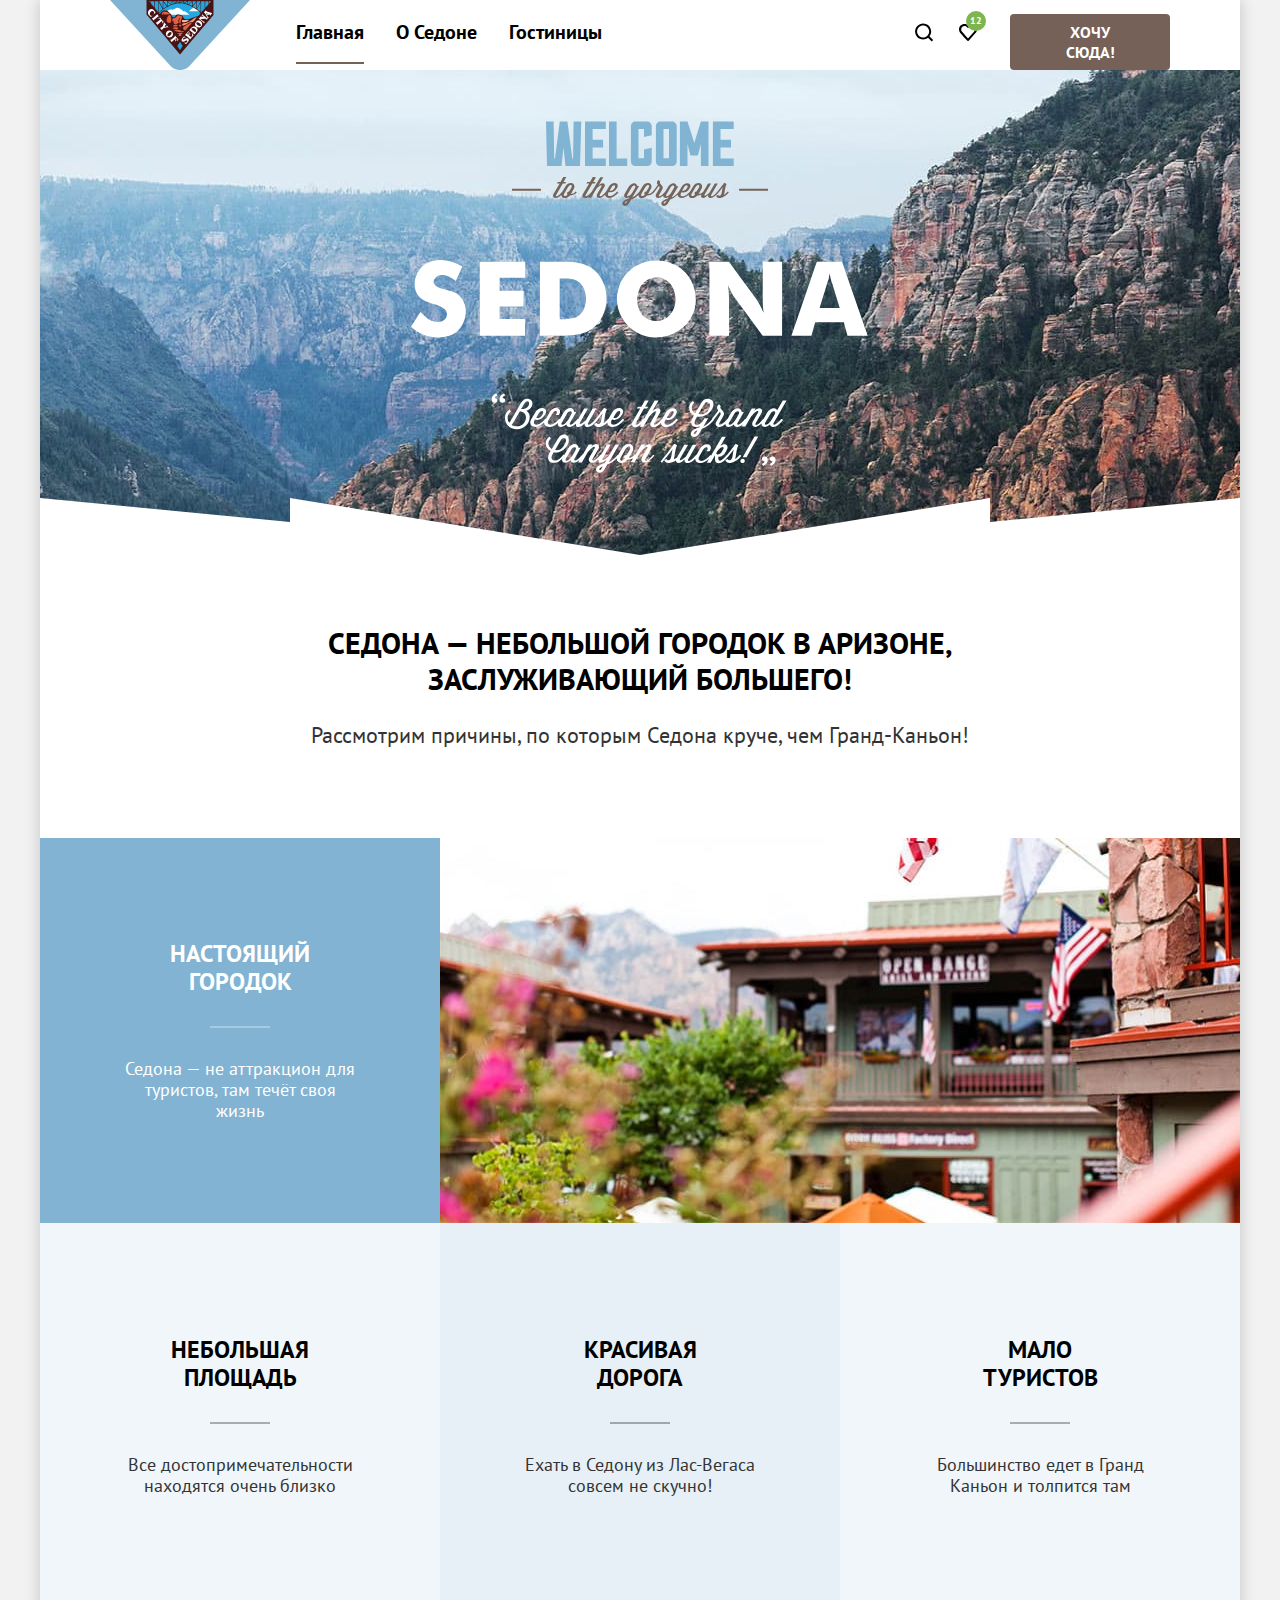
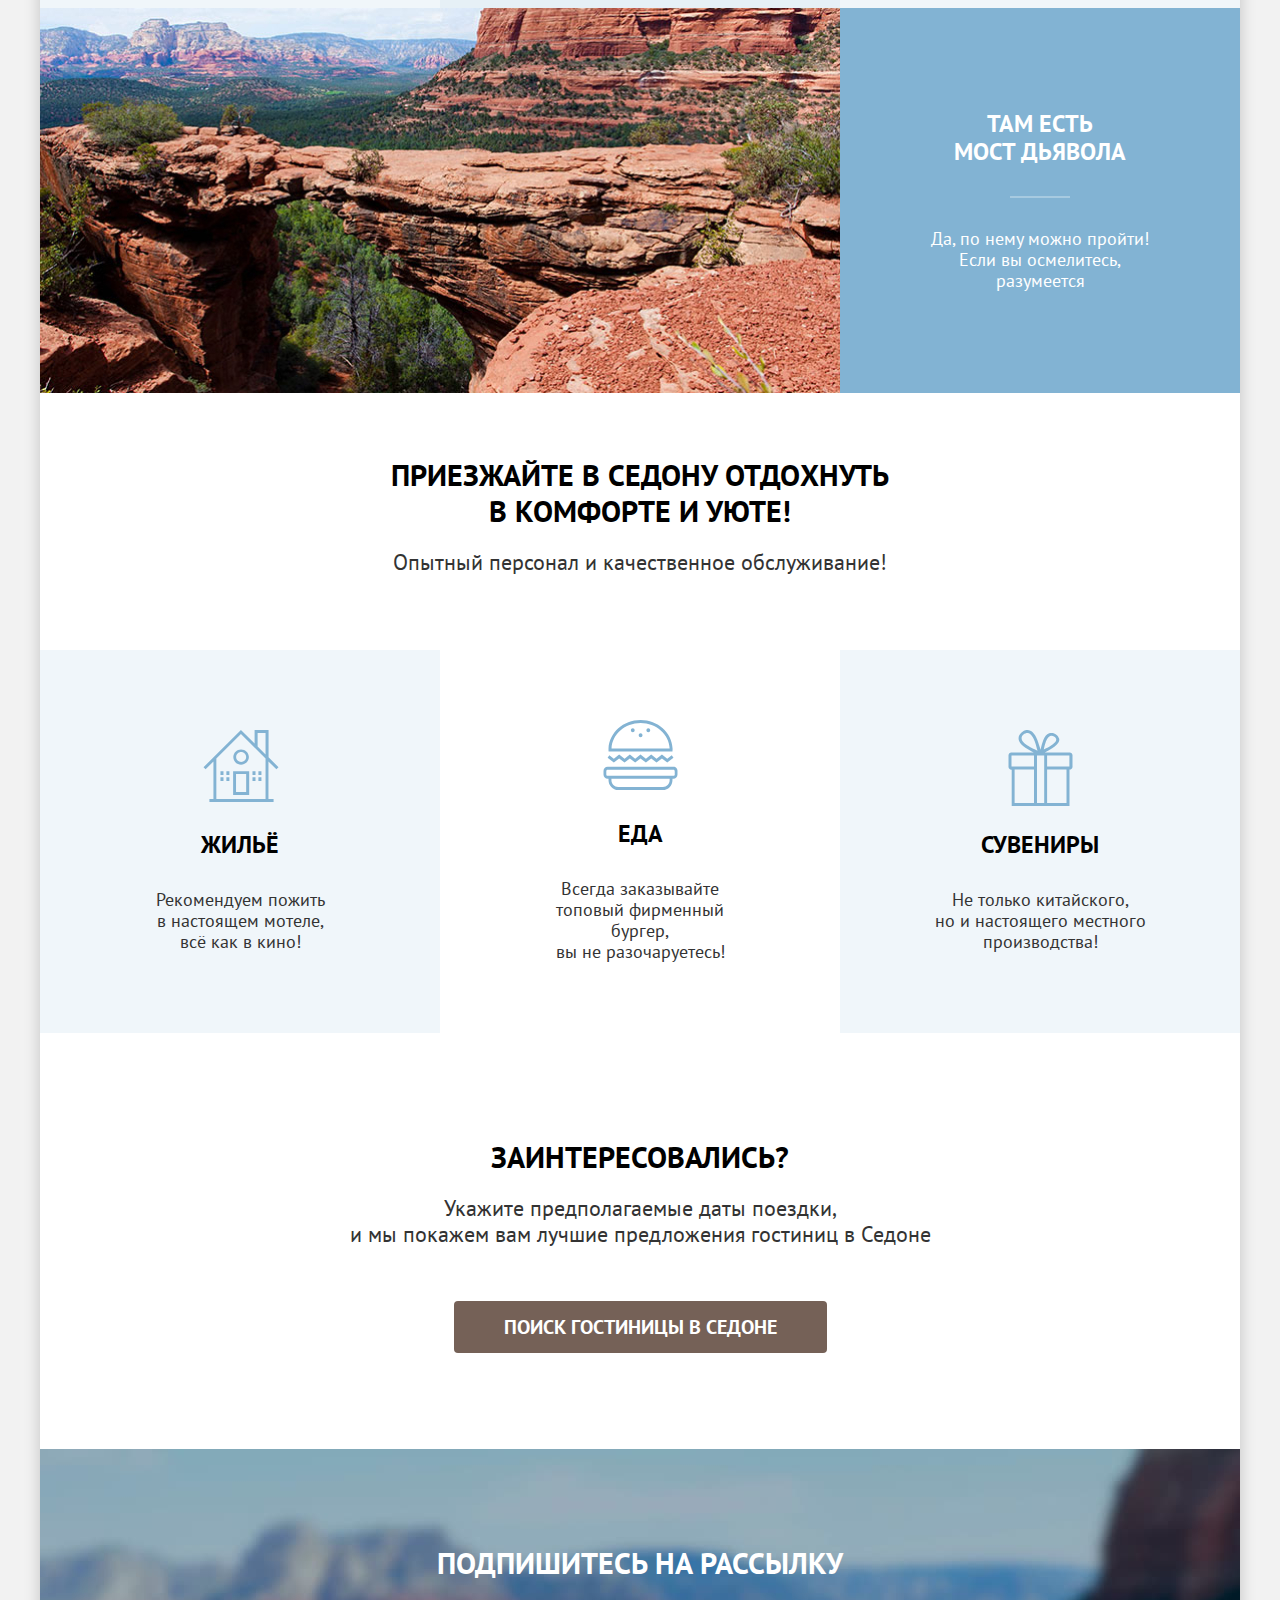
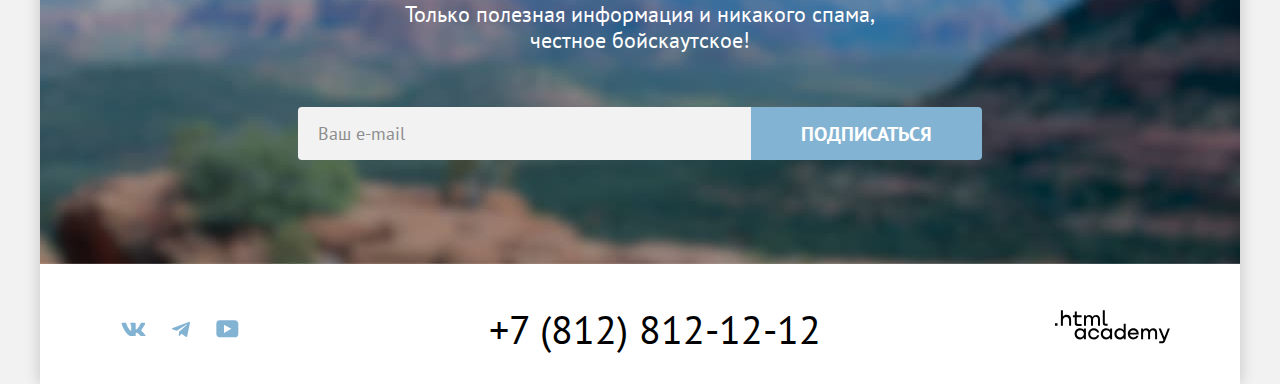
<file: index.html>
<!DOCTYPE html>
<html lang="ru">
  <head>
    <meta charset="utf-8">
    <title>
      Седона
    </title>
    <meta name="viewport" content="width=device-width, initial-scale=1">
    <link rel="icon" type="image/png" sizes="32x32" href="../pictures/favicon.png">
    <link rel="icon" type="image/x-icon" href="favicon.ico">
    <link rel="stylesheet" href="styles/styles.css">
    <script src="scripts/script.js" defer></script>
  </head>

  <body>
    <div class="content">
        <header class="page-header" data-test="header">
          <nav class="navigation pads">
              <a href="index.html" aria-current="page" class="nav-logo">
                <img src="pictures/svg/logo.svg" alt="логотип" width="140" height="70">
              </a>
              <ul class="navigation-list navigation-page">
                <li class="navigation-item ">
                  <a href="index.html" aria-current="page" class="navigation-link current-page">Главная</a>
                </li>
                <li class="navigation-item">
                  <a class="navigation-link" href="#" >О Седоне</a>
                </li>
                <li class="navigation-item">
                  <a class="navigation-link" href="catalog.html">Гостиницы</a>
                </li>
              </ul>
              <ul class="navigation-list  user-menu">
                <li class="navigation-item ">
                  <a class="navigation-link navigation-search" href="#">
                    <span class="visually-hidden">Выбрать гостиницу</span>
                  </a>
                </li>
                <li class="navigation-item">
                  <a class="navigation-link navigation-favorites" href="#">
                    <span class="visually-hidden">В избранном 12 гостиниц</span>
                    <span class="liked-hotels-counter">12</span>
                  </a>
                </li>
              </ul>
              <div class="button-overflow-wrapper">
                <button type="button" class="standard-button gray-button navigation-here-button">Хочу сюда!</button>
              </div>
          </nav>
        </header>

        <main data-test="main" class="main-page">
          <div class="welcome-hero-wrapper" data-test="hero">
            <h1 class="visually-hidden">Седона</h1>
            <img class="welcome-hero-picture" src="pictures/svg/welcome.svg"  height="352" width="458" alt="добро пожаловать в великолепную Седону, потому что Гранд-Каньон — отстой!">
          </div>
            <section class="advanteges" data-test="advantages">
                <p class="description">Седона — небольшой городок в Аризоне,<br>заслуживающий большего!</p>
                <h2 class="reasons-title pads">Рассмотрим причины, по которым Седона круче, чем Гранд-Каньон!</h2>
                <ul class="advanteges-list">
                  <li class="advanteges-item town">
                      <div class="advantages-text-wrapper blue-card">
                        <h3 class="advanteges-title">Настоящий<br>городок</h3>
                        <p class="advantages-description">Седона — не аттракцион для<br>туристов, там течёт своя <br> жизнь</p>
                      </div>
                      <img class="advantages-picture" src="pictures/jpeg/sedona_town.jpg" height="385" width="800" alt="городок Седона">
                  <ul class="nested-advanteges-list">
                    <li class="advantages-text-wrapper nested-advanteges-items">
                      <h3 class="advanteges-title">Небольшая<br>площадь</h3>
                      <p class="advantages-description">Все достопримечательности<br>находятся очень близко</p>
                    </li>
                    <li class="advantages-text-wrapper nested-advanteges-items">
                      <h3 class="advanteges-title">Красивая<br>дорога</h3>
                      <p class="advantages-description">Ехать в Седону из Лас-Вегаса<br>совсем не скучно!</p>
                    </li>
                    <li class="advantages-text-wrapper nested-advanteges-items">
                      <h3 class="advanteges-title">Мало<br>туристов</h3>
                      <p class="advantages-description">Большинство едет в Гранд<br>Каньон и толпится там</p>
                    </li>
                  </ul>
                </li>
                <li class="advanteges-item devil-bridge">
                  <div class="advantages-text-wrapper blue-card">
                    <h3 class="advanteges-title">Там есть<br>мост дьявола</h3>
                    <p class="advantages-description">Да, по нему можно пройти!<br>Если вы осмелитесь,<br>разумеется</p>
                  </div>
                  <img class="advantages-picture" src="pictures/jpeg/devil_bridge.jpg" height="385" width="800" alt="Большой каньон">
                </li>
              </ul>
          </section>

          <section class="addition-advantages" data-test="service">
            <div class="aditon-advanteges-wrapper">
              <p class="come-to-sedona">Приезжайте в Седону отдохнуть<br>в комфорте и уюте!</p>
              <h2 class="good-service">Опытный персонал и качественное обслуживание!</h2>
            </div>
            <ul class="addition-advantages-list">
              <li class="addition-advantages-item home">
                <h3 class="addition-advantages-title ">Жильё</h3>
                <p class="addition-advantages-description">Рекомендуем пожить<br>в настоящем мотеле,<br>всё как в кино!</p>
              </li>
              <li class="addition-advantages-item food">
                <h3 class="addition-advantages-title ">Еда</h3>
                <p class="addition-advantages-description">Всегда заказывайте<br>топовый фирменный бургер,<br>вы не разочаруетесь!</p>
              </li>
              <li class="addition-advantages-item souvenirs">
                <h3 class="addition-advantages-title ">Сувениры</h3>
                <p class="addition-advantages-description">Не только китайского,<br>но и настоящего местного<br>производства!</p>
              </li>
            </ul>
          </section>

          <section class="find-accommodation" data-test="search">
            <h2 class="visually-hidden">Поиск гостиницы</h2>
            <span class="big-text">Заинтересовались?</span>
            <p class="text-bottom">Укажите предполагаемые даты поездки,<br>и мы покажем вам лучшие предложения гостиниц в Седоне</p>
            <button type="button" class="standard-button find-button big-button">Поиск гостиницы в Седоне</button>
          </section>

          <article class="newsletter-subscribe" data-test="subscribe">
            <h2 class="big-text newsletter-title">Подпишитесь на рассылку </h2>
            <p class="text-bottom">Только полезная информация и никакого спама,<br> честное бойскаутское!</p>
            <form class="newsletter-subscribe-form" action="https://echo.htmlacademy.ru/" method="post">
              <label class="visually-hidden" for="e-mail">Впишите свой e-mail</label>
              <div class="newsletter-button">
                <input class="email-submit" type="email" placeholder="Ваш e-mail" name="e-mail" id="e-mail" required=""><button type="submit" class="standard-button big-button subscribe-button">Подписаться</button>
              </div>
            </form>
          </article>
        </main>

        <footer class="page-footer" data-test="footer">
          <section class="socials">
            <h2 class="visually-hidden">Наши соцсети</h2>
            <ul class="socials-list">
              <li class="socials-item">
                <a href="https://vk.com/htmlacademy" class="socials-link">
                  <span class="visually-hidden">Ссылка на нас в vk</span>
                  <svg class="navigation-icon" aria-hidden="true" focusable="false" width="25" height="14" >
                    <path d="M24.116 1.804c.166-.546 0-.948-.795-.948h-2.625c-.668 0-.976.347-1.143.73 0 0-1.335 3.196-3.226 5.272-.612.602-.89.793-1.224.793-.167 0-.418-.19-.418-.738V1.804c0-.656-.184-.948-.74-.948H9.817c-.417 0-.668.304-.668.593 0 .621.946.765 1.043 2.513V7.76c0 .833-.153.984-.487.984-.89 0-3.055-3.21-4.34-6.885-.249-.715-.5-1.003-1.172-1.003H1.566c-.75 0-.9.347-.9.73 0 .682.89 4.07 4.145 8.551 2.17 3.06 5.225 4.72 8.008 4.72 1.67 0 1.875-.369 1.875-1.004V11.54c0-.737.158-.884.687-.884.39 0 1.057.192 2.615 1.667 1.78 1.75 2.073 2.533 3.075 2.533h2.625c.75 0 1.126-.368.91-1.096-.238-.724-1.088-1.775-2.215-3.022-.612-.71-1.53-1.475-1.809-1.858-.389-.49-.278-.71 0-1.147 0 0 3.2-4.426 3.533-5.929h.001Z" clip-rule="evenodd"/>
                  </svg>
                </a>
              </li>
              <li class="socials-item">
                <a href="https://t.me/htmlacademy" class="socials-link ">
                  <span class="visually-hidden">Ссылка на нас в telegram</span>
                  <svg class="navigation-icon" aria-hidden="true" focusable="false" width="18" height="16" >
                    <path d="M16.785.956.84 7.104C-.248 7.541-.24 8.148.64 8.42l4.094 1.277 9.472-5.976c.448-.272.857-.126.52.173l-7.673 6.925H7.05l.002.001-.283 4.22c.414 0 .597-.19.829-.414l1.988-1.934 4.136 3.055c.762.42 1.31.205 1.5-.706l2.715-12.795c.278-1.114-.425-1.618-1.153-1.29Z"/>
                  </svg>
                </a>
              </li>
              <li class="socials-item">
                <a href="https://www.youtube.com/user/htmlacademyru" class="socials-link">
                  <span class="visually-hidden">Ссылка на нас в youtube</span>
                  <svg class=" navigation-icon" aria-hidden="true" focusable="false"  width="23" height="18" >
                    <path d="M18.94.356H3.507C1.647.356.333 1.95.333 3.756V13.85c0 1.913 1.314 3.506 3.174 3.506H19.16c1.642 0 3.174-1.593 3.174-3.4v-10.2c-.219-1.806-1.532-3.4-3.393-3.4ZM7.995 12.894V4.819l7.333 4.037-7.333 4.038Z"/>
                  </svg>
                </a>
              </li>
            </ul>
          </section>
          <section class="contacts">
              <h2 class="visually-hidden">Наш телефон</h2>
              <a class="phone-link" href="tel:+78128121212">+7 (812) 812-12-12</a>
          </section>
          <section class="partnership">
            <h2 class="visually-hidden">Наш партнёр </h2>
            <a href="https://htmlacademy.ru/" class="htmlacademy-logo-link">
              <svg role="img" aria-label="HTML Academy" width="115" height="34">
                <path d="M0 13.256v2.6h2.5v-2.6H0ZM11.6 4.856c-1.6 0-2.8.7-3.6 1.7h-.1v-6.2h-2v15.5h2v-5.3c0-2.1 1.3-3.6 3.3-3.6 1.8 0 2.9 1.4 2.9 3.2v5.7h2v-6.1c.1-3-1.8-4.9-4.5-4.9ZM26.6 5.156h-4.8v-3.7h-2v3.8h-1.9v2h1.9v6c0 1.7 1 2.7 2.7 2.7h4.1v-2h-3.7c-.7 0-1.1-.4-1.1-1.1v-5.7h4.8v-2ZM41.1 4.956c-1.6 0-2.9.8-3.5 2.1h-.1c-.6-1.2-1.8-2.1-3.4-2.1-1.4 0-2.5.8-3.1 1.8h-.1v-1.6H29v10.6h2v-5.4c0-2 1-3.5 2.6-3.5 1.5 0 2.4 1 2.4 2.6v6.3h2v-5.6c0-2.4 1.4-3.3 2.6-3.3 1.5 0 2.4 1 2.4 2.6v6.3h2v-6.5c.1-2.5-1.4-4.3-3.9-4.3ZM47.8 13.056c0 1.7 1 2.7 2.8 2.7h2v-2h-1.7c-.7 0-1.1-.4-1.1-1.1V.356h-2v12.7ZM28.9 20.056c-.9-1.1-2.2-1.8-3.9-1.8-3.1 0-5.4 2.3-5.4 5.6s2.3 5.6 5.4 5.6c1.8 0 3-.8 3.8-1.9h.1v1.6h2v-10.6h-2v1.5Zm-3.6 7.4c-2.2 0-3.6-1.6-3.6-3.6s1.4-3.6 3.6-3.6 3.6 1.6 3.6 3.6c0 1.9-1.4 3.6-3.6 3.6ZM44.2 22.356c-.5-2.4-2.6-4.1-5.4-4.1-3.4 0-5.6 2.5-5.6 5.6 0 3.1 2.2 5.6 5.6 5.6 2.8 0 4.9-1.8 5.4-4.2h-2.1c-.4 1.3-1.7 2.3-3.3 2.3-2.2 0-3.6-1.6-3.6-3.6s1.4-3.6 3.6-3.6c1.6 0 2.8 1 3.3 2.2h2.1v-.2ZM55.1 20.056c-.9-1.1-2.2-1.8-3.9-1.8-3.1 0-5.4 2.3-5.4 5.6s2.3 5.6 5.4 5.6c1.8 0 3-.8 3.8-1.9h.1v1.6h2v-10.6h-2v1.5Zm-3.6 7.4c-2.2 0-3.6-1.6-3.6-3.6s1.4-3.6 3.6-3.6 3.6 1.6 3.6 3.6c0 1.9-1.5 3.6-3.6 3.6ZM68.7 20.156c-.9-1.1-2.2-1.9-3.9-1.9-3.1 0-5.4 2.3-5.4 5.6s2.2 5.6 5.4 5.6c1.7 0 3-.8 3.8-1.8h.1v1.5h2v-15.4h-2v6.4Zm-3.6 7.3c-2.2 0-3.6-1.6-3.6-3.6s1.4-3.6 3.6-3.6 3.6 1.6 3.6 3.6c-.1 2-1.5 3.6-3.6 3.6ZM78.3 18.256c-3.3 0-5.5 2.5-5.5 5.6 0 3 2.1 5.6 5.5 5.6 2.5 0 4.5-1.3 5.2-3.6h-2.1c-.5 1-1.6 1.6-3 1.6-1.9 0-3.3-1.3-3.4-2.9h8.8c.2-3.6-2-6.3-5.5-6.3Zm0 1.9c1.7 0 3 1 3.3 2.6h-6.5c.3-1.5 1.5-2.6 3.2-2.6ZM98.2 18.256c-1.6 0-2.9.8-3.6 2h-.1c-.6-1.2-1.8-2-3.4-2-1.4 0-2.5.7-3.1 1.8v-1.5h-1.9v10.6h2v-5.4c0-2 1-3.4 2.6-3.5 1.5 0 2.4 1 2.4 2.6v6.3h2v-5.6c0-2.4 1.4-3.3 2.6-3.3 1.5 0 2.4 1 2.4 2.6v6.3h2v-6.5c.1-2.6-1.4-4.4-3.9-4.4ZM109.4 27.356l-3.6-8.9h-2.2l4.8 11.6c-.3.9-.7 1.2-1.7 1.2h-2.5v2h2.5c1.8 0 2.8-.8 3.5-2.6l4.7-12.2h-2.1l-3.4 8.9Z"/>
              </svg>
            </a>
          </section>
        </footer>
        <div class="popover-show popover-close" >
          <div class="popover" data-test="modal">
            <div class="popover-content">
              <button type="button" class="popover-close-button">
                <span class="visually-hidden">
                  Кнопка чтобы закрыть попавер
                </span>
              </button>
                  <h2 class="popover-title">
                    Поиск гостиницы в Седоне
                  </h2>
                  <form class="popover-form" action="https://echo.htmlacademy.ru/" method="post">
                    <ul class="popover-settings-list">
                      <li class="popover-settings-item">
                        <label class="settings-label" for="check-in-date">
                          Дата заезда:
                        </label>
                        <input class="calendar-field" type="text"  id="check-in-date" name="check-in-date" value="27 апреля 2020" placeholder="Укажите дату" required="">
                        <span class="calendar-result error">
                          Мы не можем отправить вас в прошлое.
                        </span>
                      </li>
                      <li class="popover-settings-item">
                        <label class="settings-label" for="check-out-date">
                          Дата выезда:
                        </label>
                        <input class="calendar-field" type="text" id="check-out-date" name="check-out-date" value="1 сентября 2023" placeholder="Укажите дату" required="">
                        <span class="calendar-result">
                          На эти даты есть свободные номера. Пока есть.
                        </span>
                      </li>
                      <li class="popover-settings-item popover-settings-low">
                        <label class="settings-label" for="adults">
                          Взрослые:
                        </label>
                        <span class="popover-number-buttons">
                          <button class="number-button" type="button" onclick="changeValue('decrease', 'adults')">
                            <span class="visually-hidden">
                              Уменьшить.
                            </span>
                            <svg width="20" height="20" aria-hidden="true" focusable="false">
                              <path d="M3 9v2h14V9H3Z"></path>
                            </svg>
                          </button>
                          <input class="number-field" type="number" id="adults" name="adults" value="2"  min="1" max="9" required="">
                          <button class="number-button" type="button" onclick="changeValue('increase', 'adults')">
                            <span class="visually-hidden">
                              Увеличить.
                            </span>
                            <svg width="20" height="20" aria-hidden="true" focusable="false">
                              <path d="M17 9h-6V3H9v6H3v2h6v6h2v-6h6V9Z"></path>
                            </svg>
                          </button>
                        </span>
                      </li>
                      <li class="popover-settings-item popover-settings-low">
                        <span class="tooltip-wrapper">
                          <label class="settings-label" for="children">
                            Дети:
                          </label>
                          <span class="tooltip">
                            <button class="tooltip-toggle" type="button" aria-labelledby="tooltip-label">
                            </button>
                            <span class="tooltip-text" role="tooltip" id="tooltip-label">
                              Укажите количество детей, которые будут с вами, возраст которых от 6 до 18 лет. Дети до 6 лет размещаются бесплатно.
                            </span>
                          </span>
                        </span>
                        <span class="popover-number-buttons">
                          <button class="number-button" type="button" onclick="changeValue('decrease', 'children')">
                            <span class="visually-hidden">
                              Уменьшить.
                            </span>
                            <svg width="20" height="20" aria-hidden="true" focusable="false">
                              <path d="M3 9v2h14V9H3Z"></path>
                            </svg>
                          </button>
                          <input class="number-field" type="number" id="children" name="children" value="2" min="0" max="9" required="">
                          <button class="number-button" type="button" onclick="changeValue('increase', 'children')">
                            <span class="visually-hidden">
                              Увеличить.
                            </span>
                            <svg  width="20" height="20" aria-hidden="true" focusable="false">
                              <path d="M17 9h-6V3H9v6H3v2h6v6h2v-6h6V9Z"></path>
                            </svg>
                          </button>
                        </span>
                      </li>
                    </ul>
                    <button class="standard-button popover-find" type="submit">Найти</button>
                  </form>
              </div>
          </div>
    </div>
  </body>
</html>
</file>
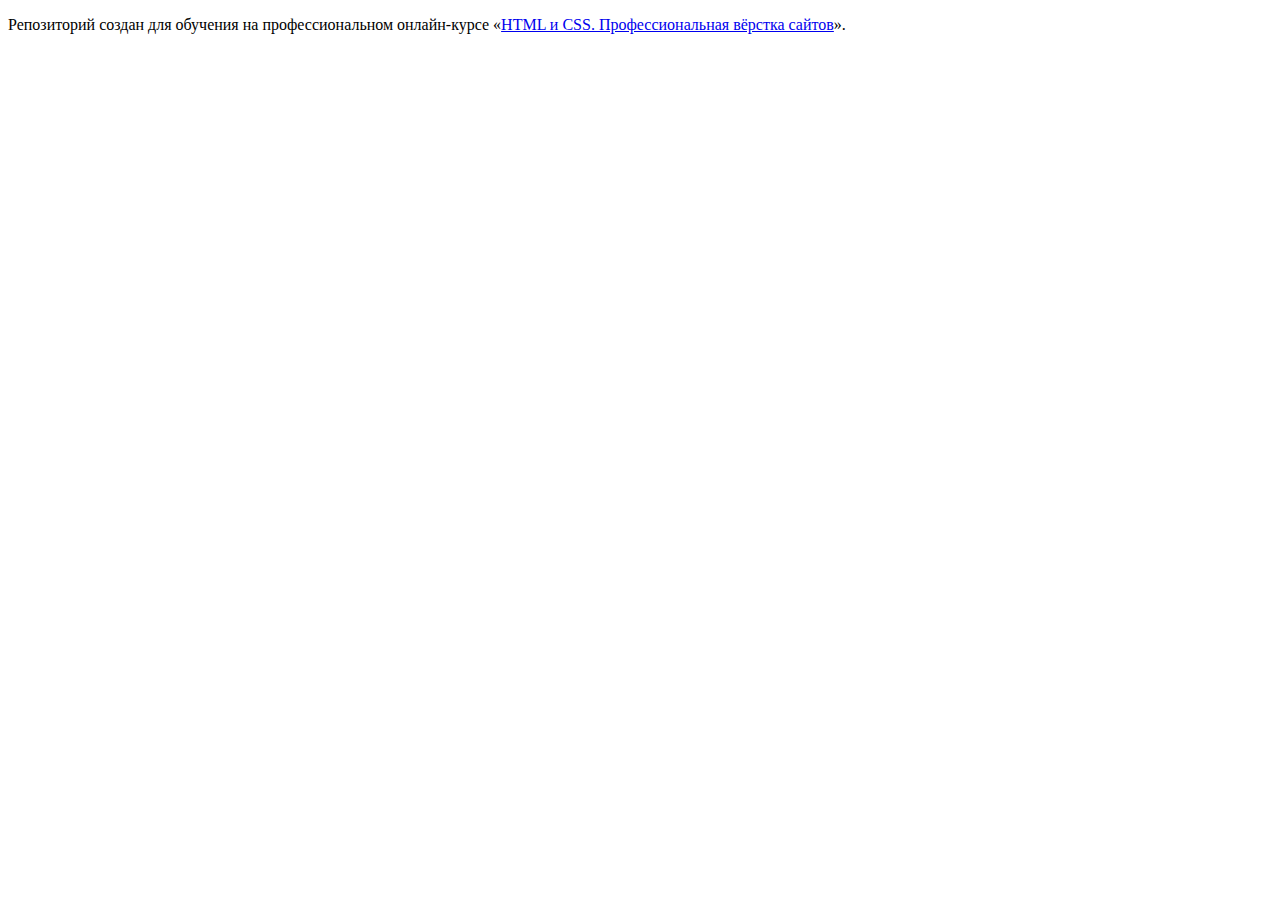
<file: 1/index.html>
<!DOCTYPE html>
<html lang="ru">
  <head>
    <meta charset="utf-8">
    <title>HTML Academy: Седона</title>
    <base href="https://htmlacademy-htmlcss.github.io/1700679-sedona-38/1/">
</head>
  <body>

    <p>Репозиторий создан для обучения на профессиональном онлайн‑курсе «<a href="https://htmlacademy.ru/intensive/htmlcss">HTML и CSS. Профессиональная вёрстка сайтов</a>».</p>

  </body>
</html>
</file>
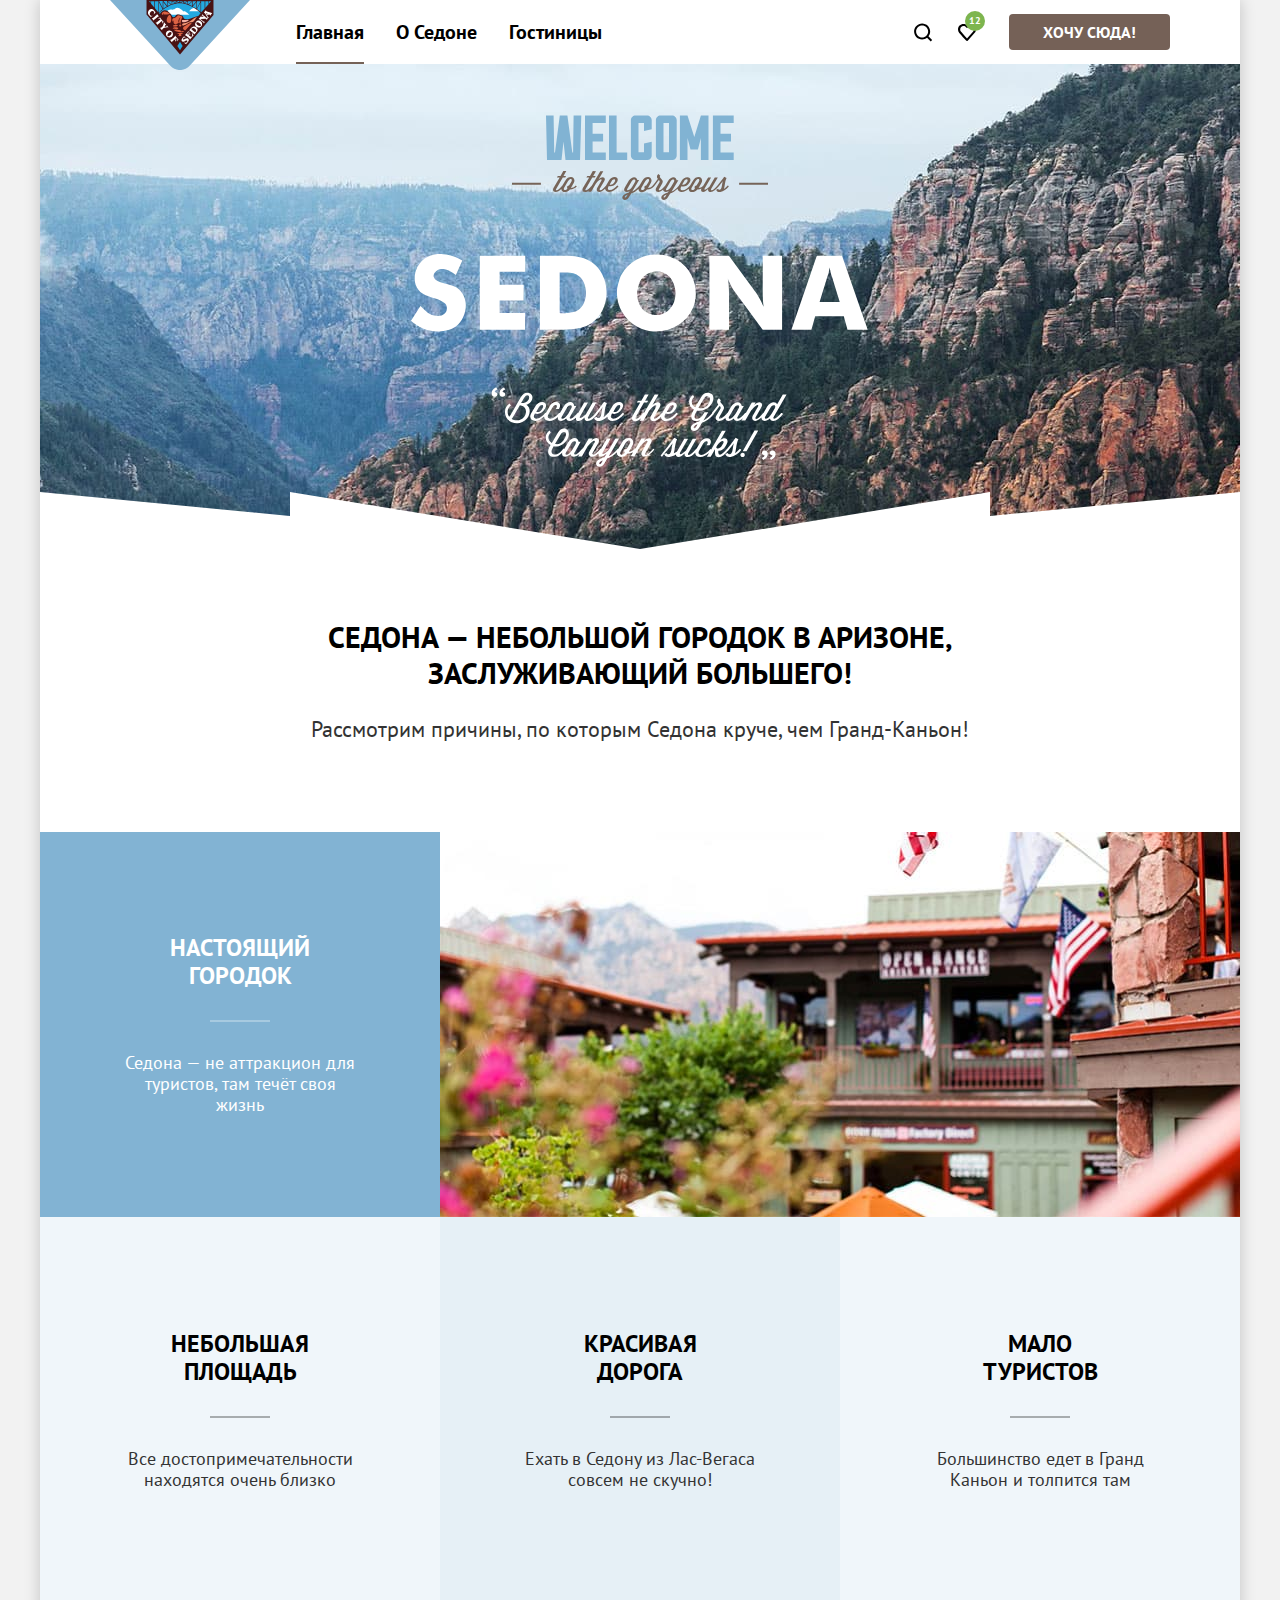
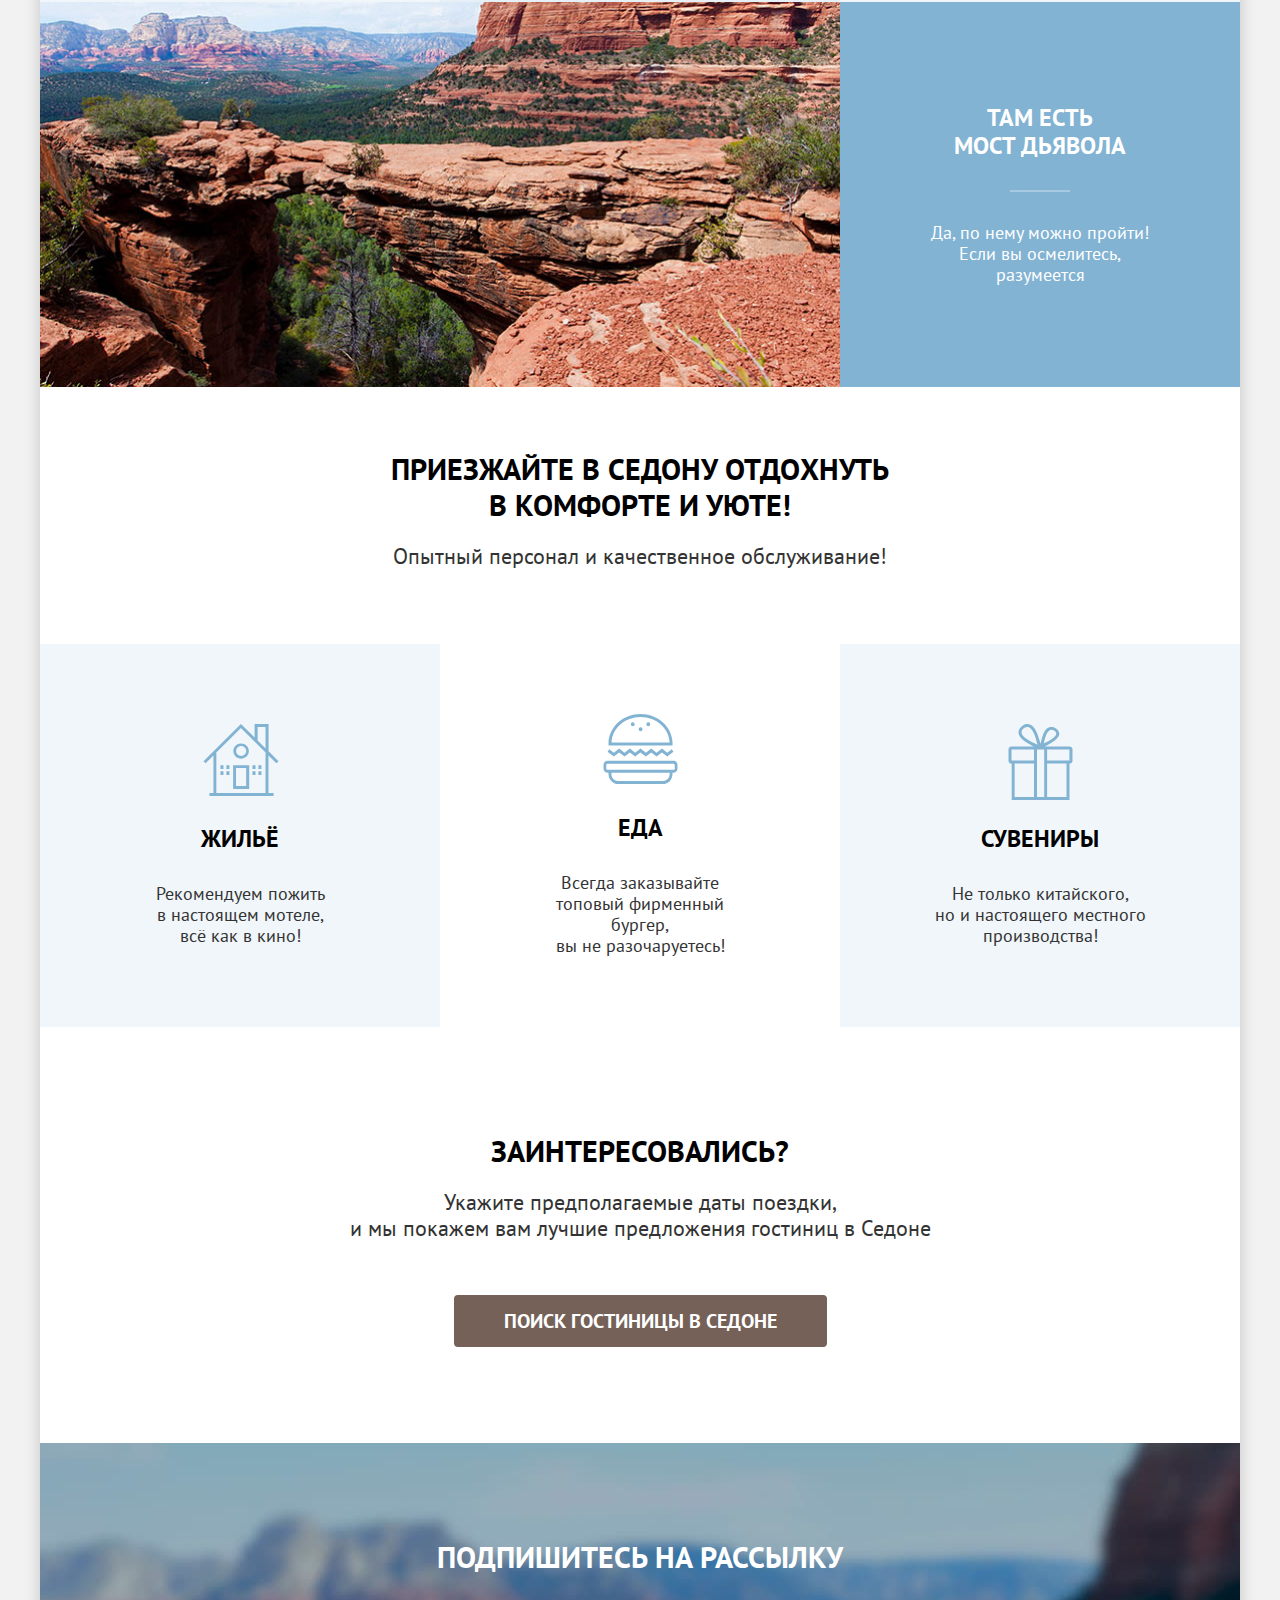
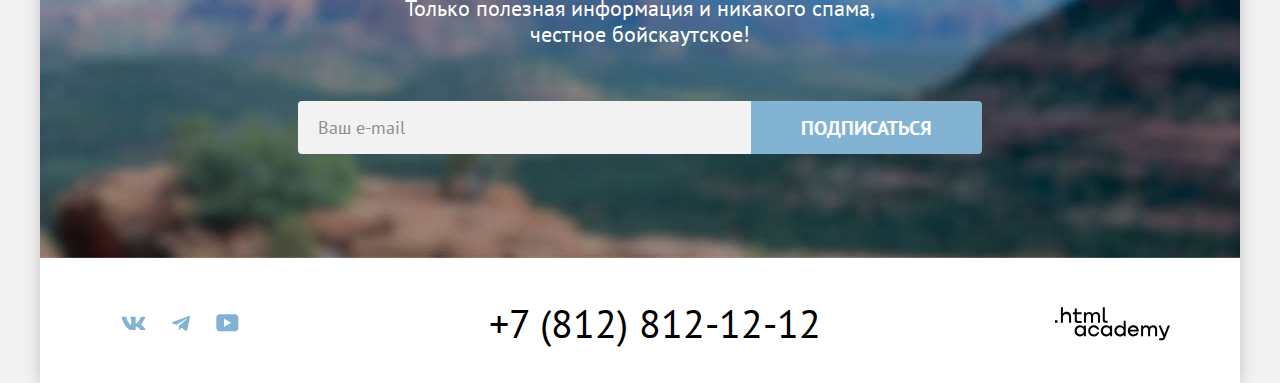
<file: 5/index.html>
<!DOCTYPE html>
<html lang="ru">
  <head>
    <meta charset="utf-8">
    <title>
      Седона
    </title>
    <meta name="viewport" content="width=device-width, initial-scale=1">
    <link rel="icon" type="image/png" sizes="32x32" href="../pictures/png/favicon.png">
    <link rel="icon" type="image/x-icon" href="favicon.ico">
    <link rel="stylesheet" href="styles/styles.css">
    <base href="https://htmlacademy-htmlcss.github.io/1700679-sedona-38/5/">
</head>

  <body>
    <div class="content">
        <header class="page-header" data-test="header">
          <nav class="navigation pads">
              <a href="index.html" aria-current="page" class="nav-logo">
                <img src="pictures/svg/logo.svg" alt="логотип" width="140" height="70">
              </a>
              <ul class="navigation-list navigation-page">
                <li class="navigation-item ">
                  <a href="index.html" aria-current="page" class="navigation-link current-page">Главная</a>
                </li>
                <li class="navigation-item">
                  <a class="navigation-link" href="#" >О Седоне</a>
                </li>
                <li class="navigation-item">
                  <a class="navigation-link" href="catalog.html">Гостиницы</a>
                </li>
              </ul>
              <ul class="navigation-list  right-part">
                <li class="navigation-item ">
                  <a class="navigation-link navigation-search" href="modal.html">
                    <span class="visually-hidden">Выбрать гостиницу</span>
                  </a>
                </li>
                <li class="navigation-item">
                  <a class="navigation-link navigation-favorites" href="#">
                    <span class="visually-hidden">В избранном 12 гостиниц</span>
                    <span class="liked-hotels-counter">12</span>
                  </a>
                </li>
              </ul>
              <div class="button-overflow-wrapper">
                <button type="button" class="standard-button gray-button navigation-here-button">Хочу сюда!</button>
              </div>
          </nav>
        </header>

        <main data-test="main" class="main-page">
          <div class="welcome-hero-wrapper" data-test="hero">
            <h1 class="visually-hidden">Седона</h1>
            <img class="welcome-hero-picture" src="pictures/svg/welcome.svg"  height="352" width="458" alt="добро пожаловать в великолепную Седону, потому что Гранд-Каньон — отстой!">
          </div>
            <section class="advanteges" data-test="advantages">
                <p class="description">Седона — небольшой городок в Аризоне,<br>заслуживающий большего!</p>
                <h2 class="reasons-title pads">Рассмотрим причины, по которым Седона круче, чем Гранд-Каньон!</h2>
                <ul class="advanteges-list">
                  <li class="advanteges-item town">
                      <div class="advantages-text-wrapper blue-card">
                        <h3 class="advanteges-title">Настоящий<br>городок</h3>
                        <p class="advantages-description">Седона — не аттракцион для<br>туристов, там течёт своя <br> жизнь</p>
                      </div>
                      <img class="advantages-picture" src="pictures/jpeg/sedona_town.jpg" height="385" width="800" alt="городок Седона">
                  <ul class="nested-advanteges-list">
                    <li class="advantages-text-wrapper nested-advanteges-items">
                      <h3 class="advanteges-title">Небольшая<br>площадь</h3>
                      <p class="advantages-description">Все достопримечательности<br>находятся очень близко</p>
                    </li>
                    <li class="advantages-text-wrapper nested-advanteges-items">
                      <h3 class="advanteges-title">Красивая<br>дорога</h3>
                      <p class="advantages-description">Ехать в Седону из Лас-Вегаса<br>совсем не скучно!</p>
                    </li>
                    <li class="advantages-text-wrapper nested-advanteges-items">
                      <h3 class="advanteges-title">Мало<br>туристов</h3>
                      <p class="advantages-description">Большинство едет в Гранд<br>Каньон и толпится там</p>
                    </li>
                  </ul>
                </li>
                <li class="advanteges-item devil-bridge">
                  <div class="advantages-text-wrapper blue-card">
                    <h3 class="advanteges-title">Там есть<br>мост дьявола</h3>
                    <p class="advantages-description">Да, по нему можно пройти!<br>Если вы осмелитесь,<br>разумеется</p>
                  </div>
                  <img class="advantages-picture" src="pictures/jpeg/devil_bridge.jpg"  width="800" alt="Большой каньон">
                </li>
              </ul>
          </section>

          <section class="addition-advantages" data-test="service">
            <div class="aditon-advanteges-wrapper">
              <p class="come-to-sedona">Приезжайте в Седону отдохнуть<br>в комфорте и уюте!</p>
              <h2 class="good-service">Опытный персонал и качественное обслуживание!</h2>
            </div>
            <ul class="addition-advantages-list">
              <li class="addition-advantages-item home">
                <h3 class="addition-advantages-title ">Жильё</h3>
                <p class="addition-advantages-description">Рекомендуем пожить<br>в настоящем мотеле,<br>всё как в кино!</p>
              </li>
              <li class="addition-advantages-item food">
                <h3 class="addition-advantages-title ">Еда</h3>
                <p class="addition-advantages-description">Всегда заказывайте<br>топовый фирменный бургер,<br>вы не разочаруетесь!</p>
              </li>
              <li class="addition-advantages-item souvenirs">
                <h3 class="addition-advantages-title ">Сувениры</h3>
                <p class="addition-advantages-description">Не только китайского,<br>но и настоящего местного<br>производства!</p>
              </li>
            </ul>
          </section>

          <section class="find-accommodation" data-test="search">
            <h2 class="visually-hidden">Поиск гостиницы</h2>
            <span class="big-text">Заинтересовались?</span>
            <p class="text-bottom">Укажите предполагаемые даты поездки,<br>и мы покажем вам лучшие предложения гостиниц в Седоне</p>
            <button type="button" class="standard-button find-button big-button">Поиск гостиницы в Седоне</button>
          </section>

          <article class="newsletter-subscribe" data-test="subscribe">
            <h2 class="big-text newsletter-title">Подпишитесь на рассылку </h2>
            <p class="text-bottom">Только полезная информация и никакого спама,<br> честное бойскаутское!</p>
            <form class="newsletter-subscribe-form" action="https://echo.htmlacademy.ru/" method="post">
              <label class="visually-hidden" for="e-mail">Впишите свой e-mail</label>
              <div class="newsletter-button">
                <input class="email-submit" type="email" placeholder="Ваш e-mail" name="e-mail" id="e-mail" required=""><button type="submit" class="standard-button big-button subscribe-button">Подписаться</button>
              </div>
            </form>
          </article>
        </main>

        <footer class="page-footer" data-test="footer">
          <section class="socials">
            <h2 class="visually-hidden">Наши соцсети</h2>
            <ul class="socials-list">
              <li class="socials-item">
                <a href="https://vk.com/htmlacademy" class="socials-link">
                  <span class="visually-hidden">Ссылка на нас в vk</span>
                  <svg class="navigation-icon" aria-hidden="true" focusable="false" width="25" height="14" >
                    <path d="M24.116 1.804c.166-.546 0-.948-.795-.948h-2.625c-.668 0-.976.347-1.143.73 0 0-1.335 3.196-3.226 5.272-.612.602-.89.793-1.224.793-.167 0-.418-.19-.418-.738V1.804c0-.656-.184-.948-.74-.948H9.817c-.417 0-.668.304-.668.593 0 .621.946.765 1.043 2.513V7.76c0 .833-.153.984-.487.984-.89 0-3.055-3.21-4.34-6.885-.249-.715-.5-1.003-1.172-1.003H1.566c-.75 0-.9.347-.9.73 0 .682.89 4.07 4.145 8.551 2.17 3.06 5.225 4.72 8.008 4.72 1.67 0 1.875-.369 1.875-1.004V11.54c0-.737.158-.884.687-.884.39 0 1.057.192 2.615 1.667 1.78 1.75 2.073 2.533 3.075 2.533h2.625c.75 0 1.126-.368.91-1.096-.238-.724-1.088-1.775-2.215-3.022-.612-.71-1.53-1.475-1.809-1.858-.389-.49-.278-.71 0-1.147 0 0 3.2-4.426 3.533-5.929h.001Z" clip-rule="evenodd"/>
                  </svg>
                </a>
              </li>
              <li class="socials-item">
                <a href="https://t.me/htmlacademy" class="socials-link ">
                  <span class="visually-hidden">Ссылка на нас в telegram</span>
                  <svg class="navigation-icon" aria-hidden="true" focusable="false" width="18" height="16" >
                    <path d="M16.785.956.84 7.104C-.248 7.541-.24 8.148.64 8.42l4.094 1.277 9.472-5.976c.448-.272.857-.126.52.173l-7.673 6.925H7.05l.002.001-.283 4.22c.414 0 .597-.19.829-.414l1.988-1.934 4.136 3.055c.762.42 1.31.205 1.5-.706l2.715-12.795c.278-1.114-.425-1.618-1.153-1.29Z"/>
                  </svg>
                </a>
              </li>
              <li class="socials-item">
                <a href="https://www.youtube.com/user/htmlacademyru" class="socials-link">
                  <span class="visually-hidden">Ссылка на нас в youtube</span>
                  <svg class=" navigation-icon" aria-hidden="true" focusable="false"  width="23" height="18" >
                    <path d="M18.94.356H3.507C1.647.356.333 1.95.333 3.756V13.85c0 1.913 1.314 3.506 3.174 3.506H19.16c1.642 0 3.174-1.593 3.174-3.4v-10.2c-.219-1.806-1.532-3.4-3.393-3.4ZM7.995 12.894V4.819l7.333 4.037-7.333 4.038Z"/>
                  </svg>
                </a>
              </li>
            </ul>
          </section>
          <section class="contacts">
              <h2 class="visually-hidden">Наш телефон</h2>
              <a class="phone-link" href="tel:+78128121212">+7 (812) 812-12-12</a>
          </section>
          <section class="partnership">
            <h2 class="visually-hidden">Наш партнёр </h2>
            <a href="https://htmlacademy.ru/" class="htmlacademy-logo-link">
              <svg role="img" aria-label="HTML Academy" width="115" height="34">
                <path d="M0 13.256v2.6h2.5v-2.6H0ZM11.6 4.856c-1.6 0-2.8.7-3.6 1.7h-.1v-6.2h-2v15.5h2v-5.3c0-2.1 1.3-3.6 3.3-3.6 1.8 0 2.9 1.4 2.9 3.2v5.7h2v-6.1c.1-3-1.8-4.9-4.5-4.9ZM26.6 5.156h-4.8v-3.7h-2v3.8h-1.9v2h1.9v6c0 1.7 1 2.7 2.7 2.7h4.1v-2h-3.7c-.7 0-1.1-.4-1.1-1.1v-5.7h4.8v-2ZM41.1 4.956c-1.6 0-2.9.8-3.5 2.1h-.1c-.6-1.2-1.8-2.1-3.4-2.1-1.4 0-2.5.8-3.1 1.8h-.1v-1.6H29v10.6h2v-5.4c0-2 1-3.5 2.6-3.5 1.5 0 2.4 1 2.4 2.6v6.3h2v-5.6c0-2.4 1.4-3.3 2.6-3.3 1.5 0 2.4 1 2.4 2.6v6.3h2v-6.5c.1-2.5-1.4-4.3-3.9-4.3ZM47.8 13.056c0 1.7 1 2.7 2.8 2.7h2v-2h-1.7c-.7 0-1.1-.4-1.1-1.1V.356h-2v12.7ZM28.9 20.056c-.9-1.1-2.2-1.8-3.9-1.8-3.1 0-5.4 2.3-5.4 5.6s2.3 5.6 5.4 5.6c1.8 0 3-.8 3.8-1.9h.1v1.6h2v-10.6h-2v1.5Zm-3.6 7.4c-2.2 0-3.6-1.6-3.6-3.6s1.4-3.6 3.6-3.6 3.6 1.6 3.6 3.6c0 1.9-1.4 3.6-3.6 3.6ZM44.2 22.356c-.5-2.4-2.6-4.1-5.4-4.1-3.4 0-5.6 2.5-5.6 5.6 0 3.1 2.2 5.6 5.6 5.6 2.8 0 4.9-1.8 5.4-4.2h-2.1c-.4 1.3-1.7 2.3-3.3 2.3-2.2 0-3.6-1.6-3.6-3.6s1.4-3.6 3.6-3.6c1.6 0 2.8 1 3.3 2.2h2.1v-.2ZM55.1 20.056c-.9-1.1-2.2-1.8-3.9-1.8-3.1 0-5.4 2.3-5.4 5.6s2.3 5.6 5.4 5.6c1.8 0 3-.8 3.8-1.9h.1v1.6h2v-10.6h-2v1.5Zm-3.6 7.4c-2.2 0-3.6-1.6-3.6-3.6s1.4-3.6 3.6-3.6 3.6 1.6 3.6 3.6c0 1.9-1.5 3.6-3.6 3.6ZM68.7 20.156c-.9-1.1-2.2-1.9-3.9-1.9-3.1 0-5.4 2.3-5.4 5.6s2.2 5.6 5.4 5.6c1.7 0 3-.8 3.8-1.8h.1v1.5h2v-15.4h-2v6.4Zm-3.6 7.3c-2.2 0-3.6-1.6-3.6-3.6s1.4-3.6 3.6-3.6 3.6 1.6 3.6 3.6c-.1 2-1.5 3.6-3.6 3.6ZM78.3 18.256c-3.3 0-5.5 2.5-5.5 5.6 0 3 2.1 5.6 5.5 5.6 2.5 0 4.5-1.3 5.2-3.6h-2.1c-.5 1-1.6 1.6-3 1.6-1.9 0-3.3-1.3-3.4-2.9h8.8c.2-3.6-2-6.3-5.5-6.3Zm0 1.9c1.7 0 3 1 3.3 2.6h-6.5c.3-1.5 1.5-2.6 3.2-2.6ZM98.2 18.256c-1.6 0-2.9.8-3.6 2h-.1c-.6-1.2-1.8-2-3.4-2-1.4 0-2.5.7-3.1 1.8v-1.5h-1.9v10.6h2v-5.4c0-2 1-3.4 2.6-3.5 1.5 0 2.4 1 2.4 2.6v6.3h2v-5.6c0-2.4 1.4-3.3 2.6-3.3 1.5 0 2.4 1 2.4 2.6v6.3h2v-6.5c.1-2.6-1.4-4.4-3.9-4.4ZM109.4 27.356l-3.6-8.9h-2.2l4.8 11.6c-.3.9-.7 1.2-1.7 1.2h-2.5v2h2.5c1.8 0 2.8-.8 3.5-2.6l4.7-12.2h-2.1l-3.4 8.9Z"/>
              </svg>
            </a>
          </section>
        </footer>
    </div>
  </body>
</html>
</file>
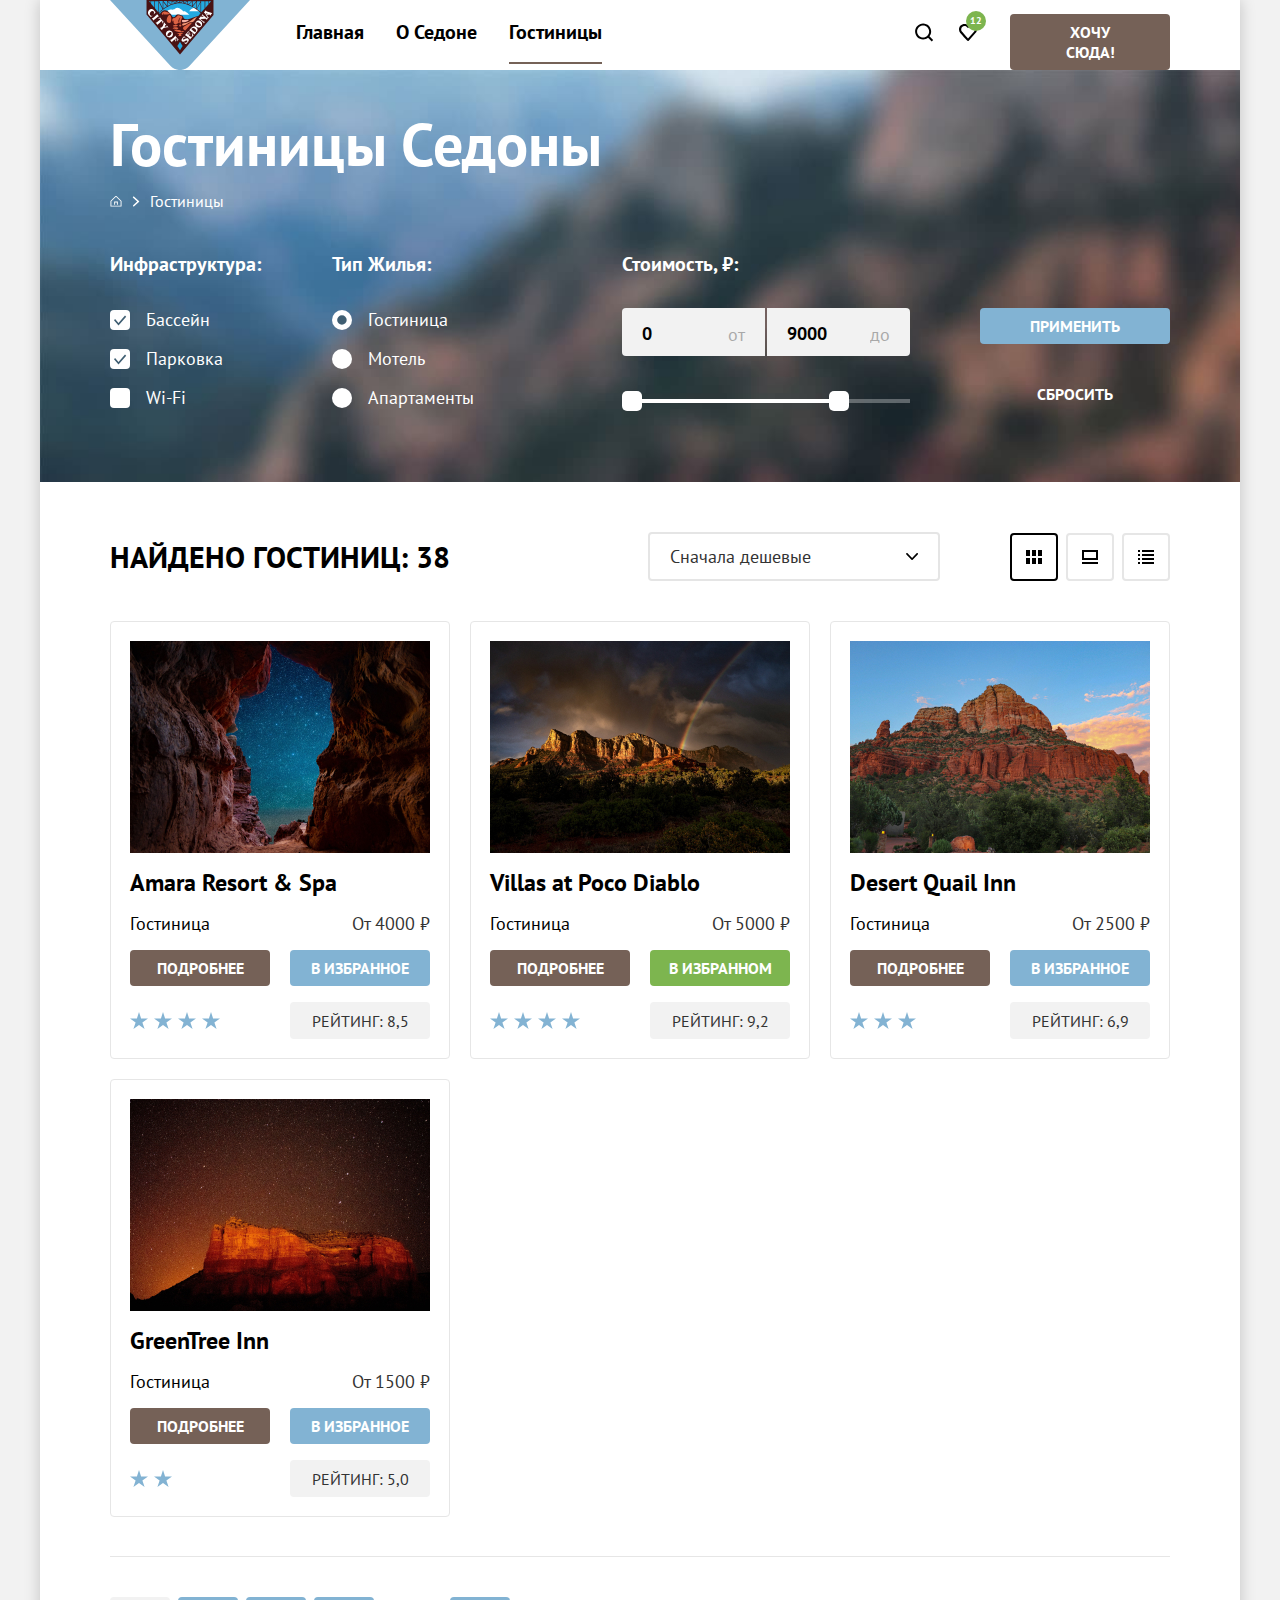
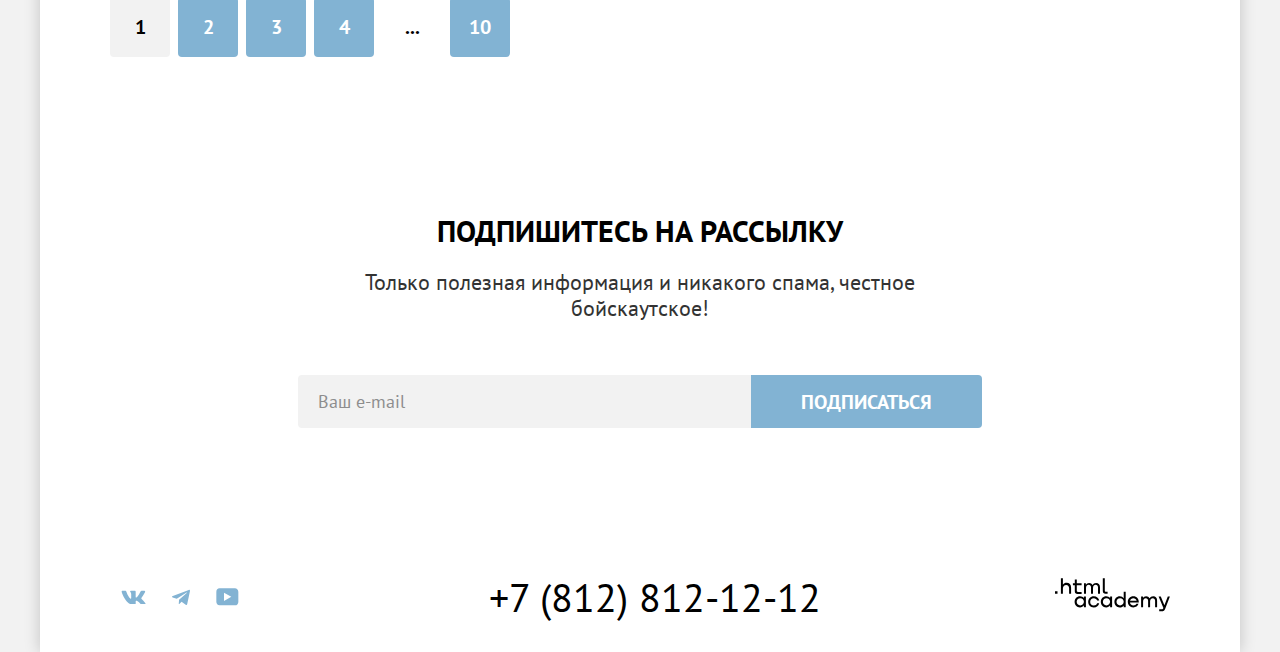
<file: catalog.html>
<!DOCTYPE html>
<html lang="ru">
  <head>
    <meta charset="utf-8">
    <meta name="viewport" content="width=device-width, initial-scale=1">
    <link rel="icon" type="image/png" sizes="32x32" href="../pictures/favicon.png">
    <link rel="icon" type="image/x-icon" href="favicon.ico">
    <title>
      Каталог
    </title>
    <link rel="stylesheet" href="styles/styles.css">
  </head>
  <body>

    <div class="content">
      <header class="page-header" data-test="header">
        <nav class="navigation pads">
            <a href="index.html" class="nav-logo">
              <img src="pictures/svg/logo.svg" alt="логотип" width="140" height="70">
            </a>
            <ul class="navigation-list navigation-page">
              <li class="navigation-item">
                <a href="index.html" class="navigation-link">Главная</a>
              </li>
              <li class="navigation-item">
                <a class="navigation-link" href="#" >О Седоне</a>
              </li>
              <li class="navigation-item">
                <a class="navigation-link current-page" href="catalog.html" aria-current="page">Гостиницы</a>
              </li>
            </ul>
            <ul class="navigation-list  user-menu">
              <li class="navigation-item ">
                <a class="navigation-link navigation-search" href="#">
                  <span class="visually-hidden">Выбрать гостиницу</span>
                </a>
              </li>
              <li class="navigation-item">
                <a class="navigation-link navigation-favorites" href="#">
                  <span class="visually-hidden">В избранном 12 гостиниц</span>
                  <span class="liked-hotels-counter">12</span>
                </a>
              </li>
            </ul>
            <div class="button-overflow-wrapper">
              <button type="button" class="standard-button gray-button navigation-here-button">Хочу сюда!</button>
            </div>
        </nav>
      </header>
      <main data-test="main" class="main-page">
        <section class="filter" >
          <header class="header-filter">
            <h1 class="filter-main-title">Гостиницы Седоны</h1>
            <div class="breadcrumbs">
              <ul class="breadcrumbs-list">
                <li class="breadcrumbs-item">
                  <a href="index.html" class="breadcrumbs-link home-breadcrumbs">
                    <span class="visually-hidden">Вернуться назад</span>
                  </a>
                </li>
                <li class="breadcrumbs-item">
                  <a class="breadcrumbs-link" href="catalog.html" aria-current="page">Гостиницы</a>
                </li>
              </ul>
            </div>
            <h2 class="visually-hidden">Фильтр для выбора гостиницы</h2>
          </header>
          <form class="filter-form" action="https://echo.htmlacademy.ru/" method="get" data-test="filter">
            <div class="settings-overflow-wrapper">
            <fieldset class="infrastructure-group group-fieldset">
              <legend class="infrastructure-title filter-title">Инфраструктура:</legend>
              <ul class="infrastructure-list">
                <li class="infrastructure-item">
                  <label class="control">
                    <input class="control-input checkbox-button" type="checkbox" name="facilities" value="pool" checked>
                    <span class="label-text">Бассейн</span>
                  </label>
                </li>
                <li class="infrastructure-item">
                  <label class="control">
                    <input class="control-input checkbox-button" type="checkbox" name="facilities" value="parking" checked>
                    <span class="label-text">Парковка</span>
                  </label>
                </li>
                <li class="infrastructure-item">
                  <label class="control">
                  <input class="control-input checkbox-button" type="checkbox" name="facilities" value="wi-fi">
                    <span class="label-text">Wi-Fi</span>
                  </label>
                </li>
              </ul>
            </fieldset>
            <fieldset class="accommodation-group group-fieldset">
              <legend class="accommodation-title filter-title">Тип Жилья:</legend>
              <ul class="accommodation-list">
                <li class="accommodation-item">
                  <label class="control">
                    <input class="control-input radio-button" type="radio" name="type-of-housing" value="hotel" checked>
                    <span class="label-text">Гостиница</span>
                  </label>
                </li>
                <li class="accommodation-item">
                  <label class="control">
                    <input class="control-input radio-button" type="radio" name="type-of-housing" value="motel">
                    <span class="label-text">Мотель</span>
                  </label>
                </li>
                <li class="accommodation-item">
                  <label class="control">
                    <input class="control-input radio-button" type="radio" name="type-of-housing" value="apartments">
                    <span class="label-text">Апартаменты</span>
                  </label>
                </li>
              </ul>
            </fieldset>
          </div>
            <fieldset class="filter-group price-slider group-fieldset">
              <legend class="slider-title filter-title">Стоимость, ₽:</legend>
              <div class="slider-input-wrapper">
                <div class="position-wrapper">
                  <label for="min-price" class="slider-labels">От</label>
                  <input class="price-number-input price-number-min" type="number" value="0" name="min-price" id="min-price" required="">
                </div>
                <div class="position-wrapper">
                  <label for="max-price" class="slider-labels">До</label>
                  <input class="price-number-input price-number-max" type="number" value="9000" name="max-price" id="max-price" required="">
                </div>
              </div>
              <div class="range-scale">
                <div class="current-range-bar" style="left: 0; width: 226px">
                  <button class="toggle toggle-min" type="button">
                    <span class="visually-hidden">Самая низкая цена</span>
                  </button>
                  <button class="toggle toggle-max" type="button">
                    <span class="visually-hidden">Самая высокая цена</span>
                  </button>
                </div>
              </div>
            </fieldset>

            <div class="filter-button-wrapper">
              <button class="standard-button accept" type="submit">Применить</button>
              <button class="standard-button reset" type="reset">Сбросить</button>
            </div>
          </form>
        </section>

        <section class="catalog" data-test="catalog">

            <div class="sort">
              <h2 class="big-text hotel-counter">Найдено гостиниц: 38</h2>
                <span class="visually-hidden" >Сортировка</span>
                <select class="select-control" title="Сортировка">
                  <option value="popular">Сначала популярное</option>
                  <option value="cheap" selected>Сначала дешевые</option>
                  <option value="expensive">Сначала дорогое</option>
                </select>
              <ul class="sort-type-list">
                <li class="sort-type-item">
                  <button type="button" class="button-table table button-table-selected">
                    <span class="visually-hidden">Показать элементы карточками</span>
                  </button>

                </li>
                <li class="sort-type-item">
                  <button type="button" class="button-table big-picture">
                    <span class="visually-hidden">Переключить элементы таблицей</span>
                  </button>
                </li>
                <li class="sort-type-item">
                  <button type="button" class="button-table list">
                    <span class="visually-hidden">Показать элементы списком</span>
                  </button>
                </li>
              </ul>
            </div>
            <div class="products">
              <ul class="product-list">
                <li class="product-card">
                  <a href="#" class="hotel-card-link">
                    <img class="product-card-image" width="300" height="212" src="pictures/jpeg/amararesortandspa.jpg" alt="Amara Resort & Spa">
                    <h3 class="product-card-title">Amara Resort &amp; Spa</h3>
                  </a>
                    <span class="accommodation-type">Гостиница</span>
                    <b class="price-hotel">От 4000 ₽</b>
                  <button type="button" class="standard-button product-button more-info">Подробнее</button>
                  <button type="button" class="standard-button product-button">В избранное</button>
                  <div class="hotel-stars four-stars" role="img" aria-label="4 звезды">
                    <span class="visually-hidden">4 звезды</span>
                  </div>
                  <span class="rate">Рейтинг: 8,5</span>
                </li>

                <li class="product-card">
                  <a href="#" class="hotel-card-link">
                    <img class="product-card-image"  width="300" height="212" src="pictures/jpeg/villasatpocodiablo.jpg" alt="Villas at Poco Diablo">
                    <h3 class="product-card-title">Villas at Poco Diablo</h3>
                  </a>
                  <span class="accommodation-type">Гостиница</span>
                  <b class="price-hotel">От 5000 ₽</b>
                  <button type="button" class="standard-button product-button more-info">Подробнее</button>
                  <button type="button" class="standard-button product-button selected-button">В избранном</button>
                  <div class="hotel-stars four-stars" role="img" aria-label="4 звезды">
                    <span class="visually-hidden">4 звезды</span>
                  </div>
                  <span class="rate">Рейтинг: 9,2</span>
                </li>

                <li class="product-card">
                  <a href="#" class="hotel-card-link">
                    <img class="product-card-image"  width="300" height="212" src="pictures/jpeg/desertquailinn.jpg" alt="Desert Quail Inn">
                    <h3 class="product-card-title">Desert Quail Inn</h3>
                  </a>
                  <span class="accommodation-type">Гостиница</span>
                  <b class="price-hotel">От 2500 ₽</b>
                  <button type="button" class="standard-button product-button more-info">Подробнее</button>
                  <button type="button" class="standard-button product-button">В избранное</button>
                  <div class="hotel-stars three-stars" role="img" aria-label="3 звезды">
                  <span class="visually-hidden">3 звезды</span>
                  </div>
                  <span class="rate">Рейтинг: 6,9</span>
                </li>

                <li class="product-card">
                  <a href="#" class="hotel-card-link">
                    <img class="product-card-image"  width="300" height="212" src="pictures/jpeg/greentreeinn.jpg" alt="GreenTree Inn">
                    <h3 class="product-card-title">GreenTree Inn</h3>
                  </a>
                  <span class="accommodation-type">Гостиница</span>
                  <b class="price-hotel">От 1500 ₽</b>
                  <button type="button" class="standard-button product-button more-info">Подробнее</button>
                  <button type="button" class="standard-button product-button">
                    В избранное
                  </button>
                    <div class="hotel-stars two-stars"  role="img" aria-label="2 звезды">
                      <span class="visually-hidden">2 звезды</span>
                    </div>
                    <span class="rate">Рейтинг: 5,0</span>
                </li>
              </ul>

              <ul class="pagination">
                <li class="pagination-item pagination-current">
                  <a class="pagination-link" aria-current="page" href="catalog.html">1</a>
                </li>
                <li class="pagination-item">
                  <a class="pagination-link" href="#">2</a>
                </li>
                <li class="pagination-item">
                  <a class="pagination-link" href="#">3</a>
                </li>
                <li class="pagination-item">
                  <a class="pagination-link" href="#">4</a>
                </li>
                <li class="pagination-item pagination-next">
                  <a class="pagination-link" href="#">
                    ...
                    <span class="visually-hidden">Следующая страница</span>
                  </a>
                </li>
                <li class="pagination-item">
                  <a class="pagination-link" href="#">10</a>
                </li>
              </ul>
            </div>
        </section>
        <article class="newsletter-subscribe newsletter-subscribe-catalog" data-test="subscribe">
          <h2 class="big-text newsletter-title">Подпишитесь на рассылку</h2>
          <p class="text-bottom">Только полезная информация и никакого спама, честное бойскаутское!</p>
          <form class="newsletter-subscribe-form" action="https://echo.htmlacademy.ru/" method="post">
            <label class="visually-hidden" for="e-mail">Впишите свой e-mail</label>
            <div class="newsletter-button">
              <input class="email-submit" type="email" placeholder="Ваш e-mail" name="e-mail" id="e-mail" required=""><button type="submit" class="standard-button big-button subscribe-button">Подписаться</button>
            </div>
          </form>
        </article>
      </main>


      <footer class="page-footer" data-test="footer">
        <section class="socials">
          <h2 class="visually-hidden">Наши соцсети</h2>
          <ul class="socials-list">
            <li class="socials-item">
              <a href="https://vk.com/htmlacademy" class="socials-link">
                <span class="visually-hidden">Ссылка на нас в vk</span>
                <svg class="navigation-icon" aria-hidden="true" focusable="false" width="25" height="14" >
                  <path d="M24.116 1.804c.166-.546 0-.948-.795-.948h-2.625c-.668 0-.976.347-1.143.73 0 0-1.335 3.196-3.226 5.272-.612.602-.89.793-1.224.793-.167 0-.418-.19-.418-.738V1.804c0-.656-.184-.948-.74-.948H9.817c-.417 0-.668.304-.668.593 0 .621.946.765 1.043 2.513V7.76c0 .833-.153.984-.487.984-.89 0-3.055-3.21-4.34-6.885-.249-.715-.5-1.003-1.172-1.003H1.566c-.75 0-.9.347-.9.73 0 .682.89 4.07 4.145 8.551 2.17 3.06 5.225 4.72 8.008 4.72 1.67 0 1.875-.369 1.875-1.004V11.54c0-.737.158-.884.687-.884.39 0 1.057.192 2.615 1.667 1.78 1.75 2.073 2.533 3.075 2.533h2.625c.75 0 1.126-.368.91-1.096-.238-.724-1.088-1.775-2.215-3.022-.612-.71-1.53-1.475-1.809-1.858-.389-.49-.278-.71 0-1.147 0 0 3.2-4.426 3.533-5.929h.001Z" clip-rule="evenodd"/>
                </svg>
              </a>
            </li>
            <li class="socials-item">
              <a href="https://t.me/htmlacademy" class="socials-link ">
                <span class="visually-hidden">Ссылка на нас в telegram</span>
                <svg class="navigation-icon" aria-hidden="true" focusable="false" width="18" height="16" >
                  <path d="M16.785.956.84 7.104C-.248 7.541-.24 8.148.64 8.42l4.094 1.277 9.472-5.976c.448-.272.857-.126.52.173l-7.673 6.925H7.05l.002.001-.283 4.22c.414 0 .597-.19.829-.414l1.988-1.934 4.136 3.055c.762.42 1.31.205 1.5-.706l2.715-12.795c.278-1.114-.425-1.618-1.153-1.29Z"/>
                </svg>
              </a>
            </li>
            <li class="socials-item">
              <a href="https://www.youtube.com/user/htmlacademyru" class="socials-link">
                <span class="visually-hidden">Ссылка на нас в youtube</span>
                <svg class=" navigation-icon" aria-hidden="true" focusable="false"  width="23" height="18" >
                  <path d="M18.94.356H3.507C1.647.356.333 1.95.333 3.756V13.85c0 1.913 1.314 3.506 3.174 3.506H19.16c1.642 0 3.174-1.593 3.174-3.4v-10.2c-.219-1.806-1.532-3.4-3.393-3.4ZM7.995 12.894V4.819l7.333 4.037-7.333 4.038Z"/>
                </svg>
              </a>
            </li>
          </ul>
        </section>
        <section class="contacts">
            <h2 class="visually-hidden">Наш телефон</h2>
            <a class="phone-link" href="tel:+78128121212">+7 (812) 812-12-12</a>
        </section>
        <section class="partnership">
          <h2 class="visually-hidden">Наш партнёр </h2>
          <a href="https://htmlacademy.ru/" class="htmlacademy-logo-link">
            <svg role="img" aria-label="HTML Academy" width="115" height="34">
              <path d="M0 13.256v2.6h2.5v-2.6H0ZM11.6 4.856c-1.6 0-2.8.7-3.6 1.7h-.1v-6.2h-2v15.5h2v-5.3c0-2.1 1.3-3.6 3.3-3.6 1.8 0 2.9 1.4 2.9 3.2v5.7h2v-6.1c.1-3-1.8-4.9-4.5-4.9ZM26.6 5.156h-4.8v-3.7h-2v3.8h-1.9v2h1.9v6c0 1.7 1 2.7 2.7 2.7h4.1v-2h-3.7c-.7 0-1.1-.4-1.1-1.1v-5.7h4.8v-2ZM41.1 4.956c-1.6 0-2.9.8-3.5 2.1h-.1c-.6-1.2-1.8-2.1-3.4-2.1-1.4 0-2.5.8-3.1 1.8h-.1v-1.6H29v10.6h2v-5.4c0-2 1-3.5 2.6-3.5 1.5 0 2.4 1 2.4 2.6v6.3h2v-5.6c0-2.4 1.4-3.3 2.6-3.3 1.5 0 2.4 1 2.4 2.6v6.3h2v-6.5c.1-2.5-1.4-4.3-3.9-4.3ZM47.8 13.056c0 1.7 1 2.7 2.8 2.7h2v-2h-1.7c-.7 0-1.1-.4-1.1-1.1V.356h-2v12.7ZM28.9 20.056c-.9-1.1-2.2-1.8-3.9-1.8-3.1 0-5.4 2.3-5.4 5.6s2.3 5.6 5.4 5.6c1.8 0 3-.8 3.8-1.9h.1v1.6h2v-10.6h-2v1.5Zm-3.6 7.4c-2.2 0-3.6-1.6-3.6-3.6s1.4-3.6 3.6-3.6 3.6 1.6 3.6 3.6c0 1.9-1.4 3.6-3.6 3.6ZM44.2 22.356c-.5-2.4-2.6-4.1-5.4-4.1-3.4 0-5.6 2.5-5.6 5.6 0 3.1 2.2 5.6 5.6 5.6 2.8 0 4.9-1.8 5.4-4.2h-2.1c-.4 1.3-1.7 2.3-3.3 2.3-2.2 0-3.6-1.6-3.6-3.6s1.4-3.6 3.6-3.6c1.6 0 2.8 1 3.3 2.2h2.1v-.2ZM55.1 20.056c-.9-1.1-2.2-1.8-3.9-1.8-3.1 0-5.4 2.3-5.4 5.6s2.3 5.6 5.4 5.6c1.8 0 3-.8 3.8-1.9h.1v1.6h2v-10.6h-2v1.5Zm-3.6 7.4c-2.2 0-3.6-1.6-3.6-3.6s1.4-3.6 3.6-3.6 3.6 1.6 3.6 3.6c0 1.9-1.5 3.6-3.6 3.6ZM68.7 20.156c-.9-1.1-2.2-1.9-3.9-1.9-3.1 0-5.4 2.3-5.4 5.6s2.2 5.6 5.4 5.6c1.7 0 3-.8 3.8-1.8h.1v1.5h2v-15.4h-2v6.4Zm-3.6 7.3c-2.2 0-3.6-1.6-3.6-3.6s1.4-3.6 3.6-3.6 3.6 1.6 3.6 3.6c-.1 2-1.5 3.6-3.6 3.6ZM78.3 18.256c-3.3 0-5.5 2.5-5.5 5.6 0 3 2.1 5.6 5.5 5.6 2.5 0 4.5-1.3 5.2-3.6h-2.1c-.5 1-1.6 1.6-3 1.6-1.9 0-3.3-1.3-3.4-2.9h8.8c.2-3.6-2-6.3-5.5-6.3Zm0 1.9c1.7 0 3 1 3.3 2.6h-6.5c.3-1.5 1.5-2.6 3.2-2.6ZM98.2 18.256c-1.6 0-2.9.8-3.6 2h-.1c-.6-1.2-1.8-2-3.4-2-1.4 0-2.5.7-3.1 1.8v-1.5h-1.9v10.6h2v-5.4c0-2 1-3.4 2.6-3.5 1.5 0 2.4 1 2.4 2.6v6.3h2v-5.6c0-2.4 1.4-3.3 2.6-3.3 1.5 0 2.4 1 2.4 2.6v6.3h2v-6.5c.1-2.6-1.4-4.4-3.9-4.4ZM109.4 27.356l-3.6-8.9h-2.2l4.8 11.6c-.3.9-.7 1.2-1.7 1.2h-2.5v2h2.5c1.8 0 2.8-.8 3.5-2.6l4.7-12.2h-2.1l-3.4 8.9Z"/>
            </svg>
          </a>
        </section>
      </footer>
    </div>
  </body>
</html>
</file>
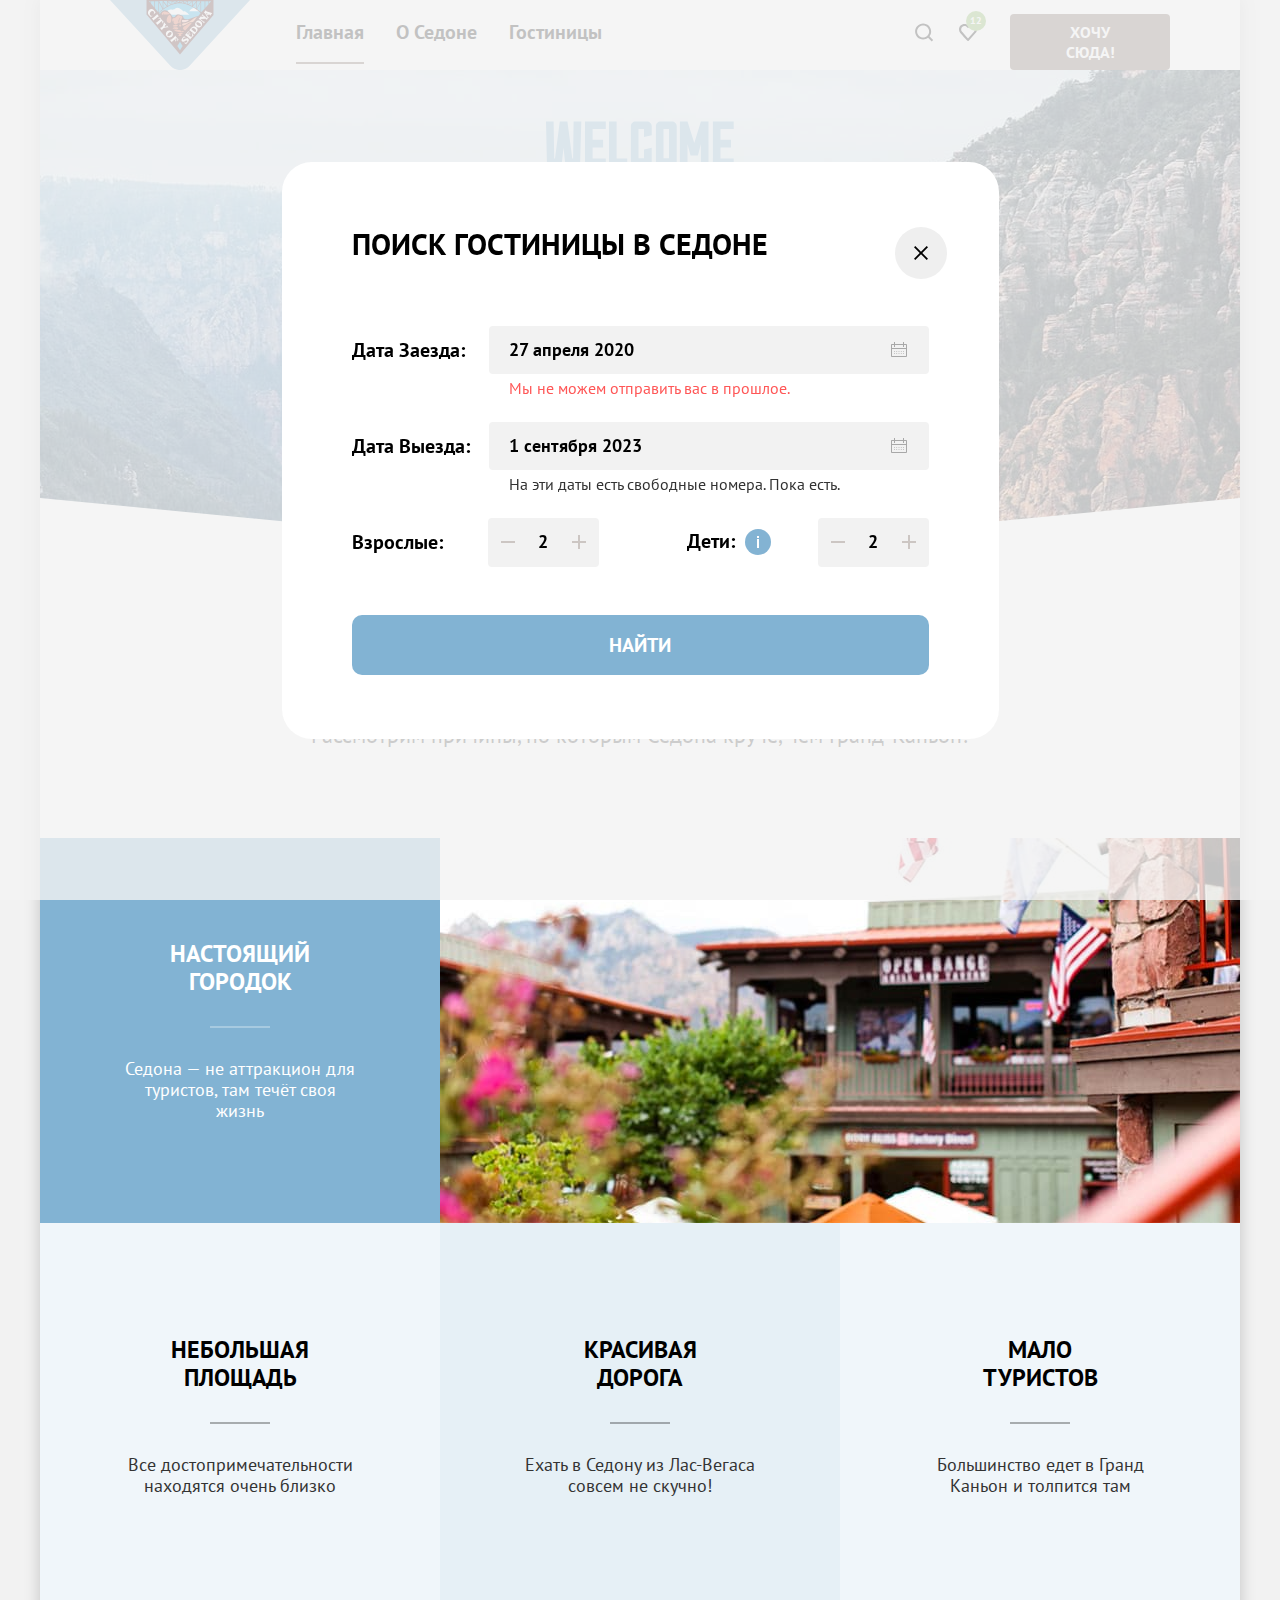
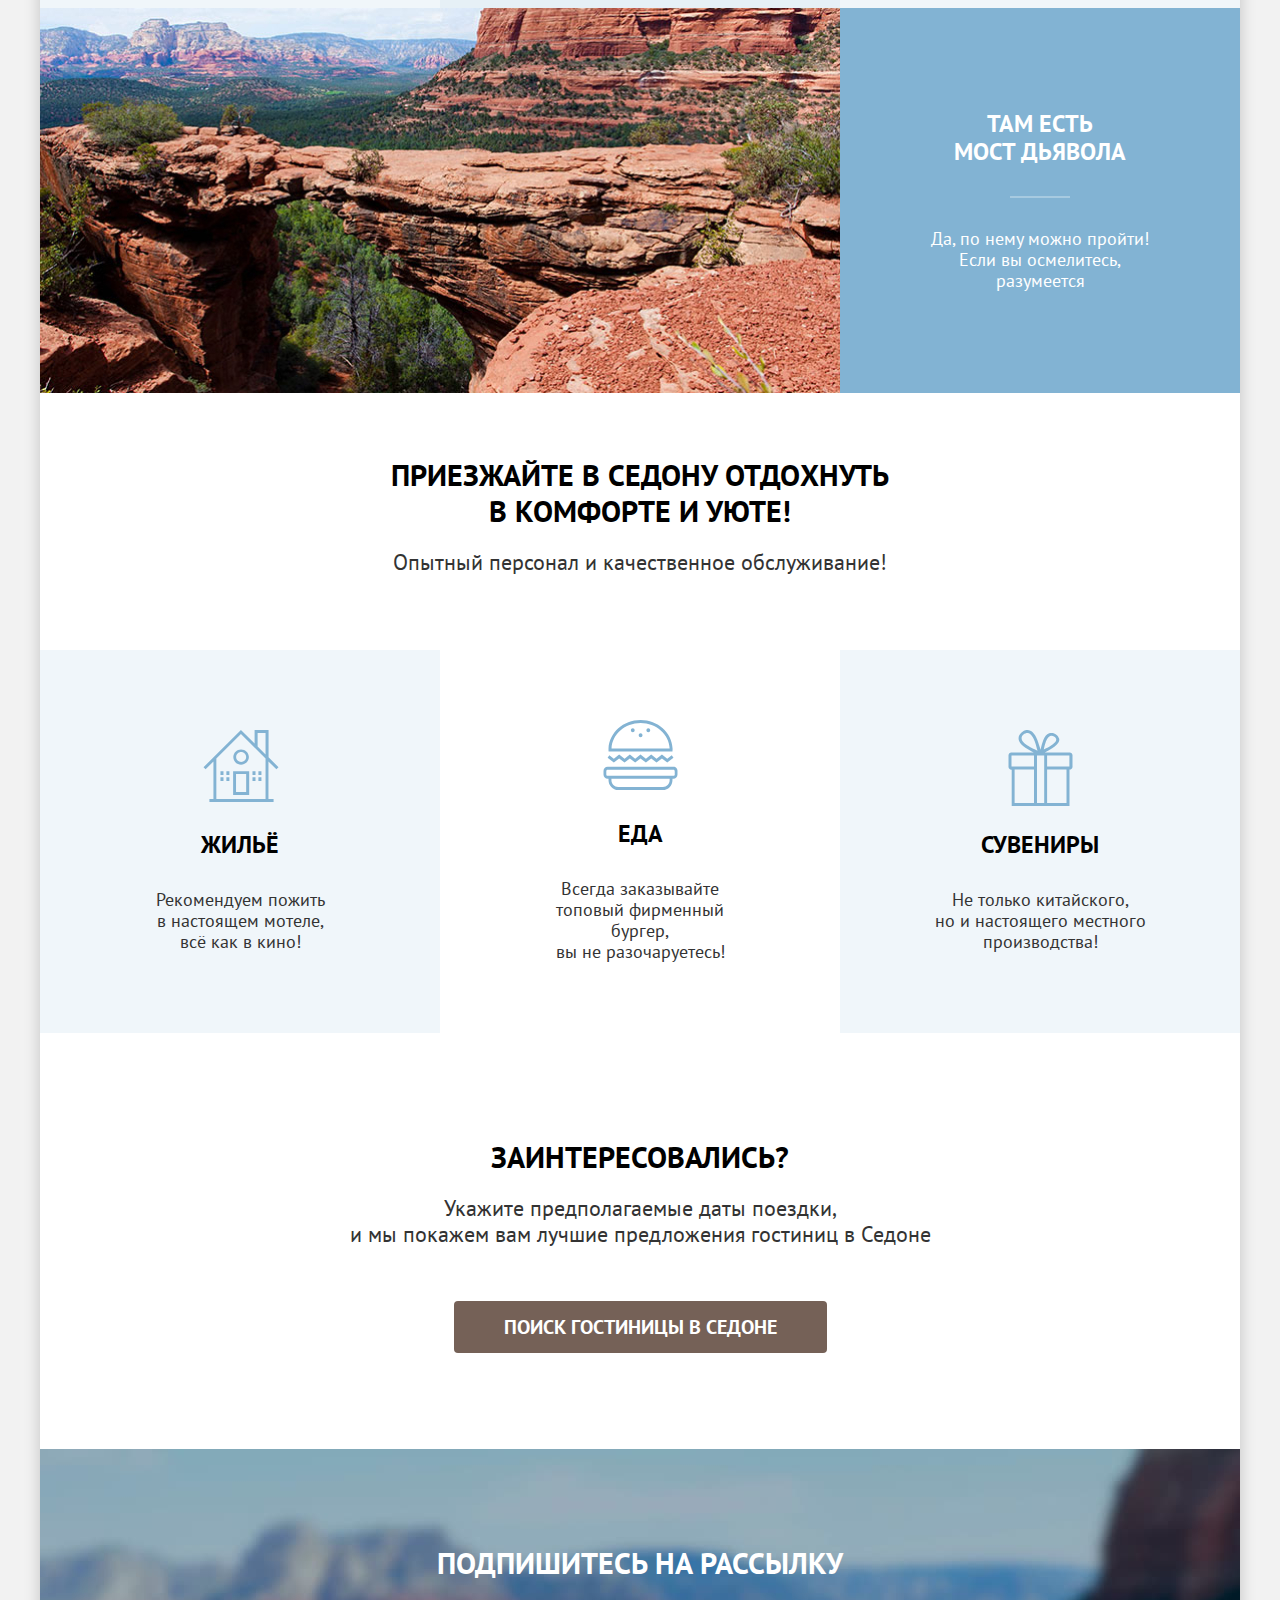
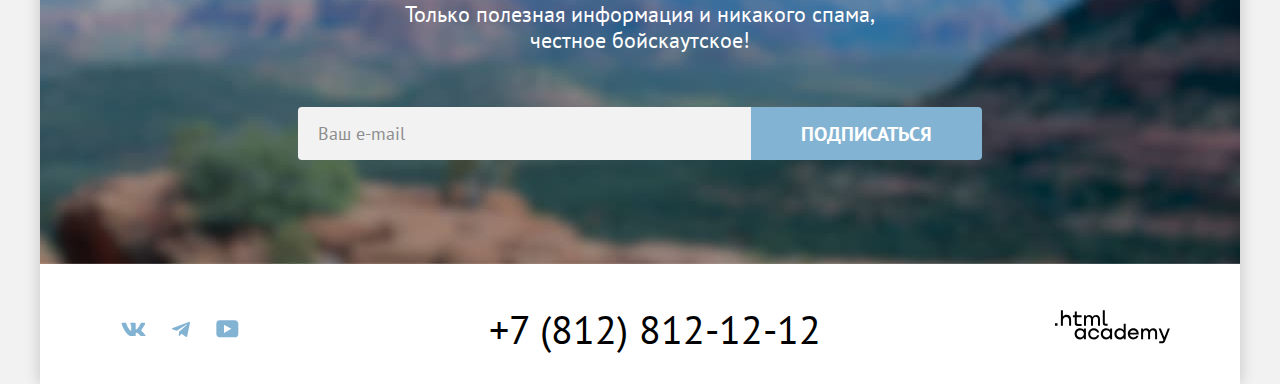
<file: modal.html>
<!DOCTYPE html>
<html lang="ru">

  <head>
    <meta charset="utf-8">
    <title>
      Седона
    </title>
    <meta name="viewport" content="width=device-width, initial-scale=1">
    <link rel="icon" type="image/png" sizes="32x32" href="../pictures/favicon.png">
    <link rel="icon" type="image/x-icon" href="favicon.ico">
    <link rel="stylesheet" href="styles/styles.css">
    <script src="scripts/script.js" defer></script>
  </head>

  <body>
    <div class="content">
      <header class="page-header" data-test="header">
        <nav class="navigation pads">
            <a href="index.html" aria-current="page" class="nav-logo">
              <img src="pictures/svg/logo.svg" alt="логотип" width="140" height="70">
            </a>
            <ul class="navigation-list navigation-page">
              <li class="navigation-item ">
                <a href="index.html" aria-current="page" class="navigation-link current-page">Главная</a>
              </li>
              <li class="navigation-item">
                <a class="navigation-link" href="#" >О Седоне</a>
              </li>
              <li class="navigation-item">
                <a class="navigation-link" href="catalog.html">Гостиницы</a>
              </li>
            </ul>
            <ul class="navigation-list  user-menu">
              <li class="navigation-item ">
                <a class="navigation-link navigation-search" href="#">
                  <span class="visually-hidden">Выбрать гостиницу</span>
                </a>
              </li>
              <li class="navigation-item">
                <a class="navigation-link navigation-favorites" href="#">
                  <span class="visually-hidden">В избранном 12 гостиниц</span>
                  <span class="liked-hotels-counter">12</span>
                </a>
              </li>
            </ul>
            <div class="button-overflow-wrapper">
              <button type="button" class="standard-button gray-button navigation-here-button">Хочу сюда!</button>
            </div>
          </nav>
        </header>


        <main data-test="main" class="main-page">
          <div class="welcome-hero-wrapper" data-test="hero">
            <h1 class="visually-hidden">Седона</h1>
            <img class="welcome-hero-picture" src="pictures/svg/welcome.svg"  height="352" width="458" alt="добро пожаловать в великолепную Седону, потому что Гранд-Каньон — отстой!">
          </div>
            <section class="advanteges" data-test="advantages">
                <p class="description">Седона — небольшой городок в Аризоне,<br>заслуживающий большего!</p>
                <h2 class="reasons-title pads">Рассмотрим причины, по которым Седона круче, чем Гранд-Каньон!</h2>
                <ul class="advanteges-list">
                  <li class="advanteges-item town">
                      <div class="advantages-text-wrapper blue-card">
                        <h3 class="advanteges-title">Настоящий<br>городок</h3>
                        <p class="advantages-description">Седона — не аттракцион для<br>туристов, там течёт своя <br> жизнь</p>
                      </div>
                      <img class="advantages-picture" src="pictures/jpeg/sedona_town.jpg" height="385" width="800" alt="городок Седона">
                  <ul class="nested-advanteges-list">
                    <li class="advantages-text-wrapper nested-advanteges-items">
                      <h3 class="advanteges-title">Небольшая<br>площадь</h3>
                      <p class="advantages-description">Все достопримечательности<br>находятся очень близко</p>
                    </li>
                    <li class="advantages-text-wrapper nested-advanteges-items">
                      <h3 class="advanteges-title">Красивая<br>дорога</h3>
                      <p class="advantages-description">Ехать в Седону из Лас-Вегаса<br>совсем не скучно!</p>
                    </li>
                    <li class="advantages-text-wrapper nested-advanteges-items">
                      <h3 class="advanteges-title">Мало<br>туристов</h3>
                      <p class="advantages-description">Большинство едет в Гранд<br>Каньон и толпится там</p>
                    </li>
                  </ul>
                </li>
                <li class="advanteges-item devil-bridge">
                  <div class="advantages-text-wrapper blue-card">
                    <h3 class="advanteges-title">Там есть<br>мост дьявола</h3>
                    <p class="advantages-description">Да, по нему можно пройти!<br>Если вы осмелитесь,<br>разумеется</p>
                  </div>
                  <img class="advantages-picture" src="pictures/jpeg/devil_bridge.jpg" height="385" width="800" alt="Большой каньон">
                </li>
              </ul>
          </section>

          <section class="addition-advantages" data-test="service">
            <div class="aditon-advanteges-wrapper">
              <p class="come-to-sedona">Приезжайте в Седону отдохнуть<br>в комфорте и уюте!</p>
              <h2 class="good-service">Опытный персонал и качественное обслуживание!</h2>
            </div>
            <ul class="addition-advantages-list">
              <li class="addition-advantages-item home">
                <h3 class="addition-advantages-title ">Жильё</h3>
                <p class="addition-advantages-description">Рекомендуем пожить<br>в настоящем мотеле,<br>всё как в кино!</p>
              </li>
              <li class="addition-advantages-item food">
                <h3 class="addition-advantages-title ">Еда</h3>
                <p class="addition-advantages-description">Всегда заказывайте<br>топовый фирменный бургер,<br>вы не разочаруетесь!</p>
              </li>
              <li class="addition-advantages-item souvenirs">
                <h3 class="addition-advantages-title ">Сувениры</h3>
                <p class="addition-advantages-description">Не только китайского,<br>но и настоящего местного<br>производства!</p>
              </li>
            </ul>
          </section>

          <section class="find-accommodation" data-test="search">
            <h2 class="visually-hidden">Поиск гостиницы</h2>
            <span class="big-text">Заинтересовались?</span>
            <p class="text-bottom">Укажите предполагаемые даты поездки,<br>и мы покажем вам лучшие предложения гостиниц в Седоне</p>
            <button type="button" class="standard-button find-button big-button">Поиск гостиницы в Седоне</button>
          </section>

          <article class="newsletter-subscribe" data-test="subscribe">
            <h2 class="big-text newsletter-title">Подпишитесь на рассылку </h2>
            <p class="text-bottom">Только полезная информация и никакого спама,<br> честное бойскаутское!</p>
            <form class="newsletter-subscribe-form" action="https://echo.htmlacademy.ru/" method="post">
              <label class="visually-hidden" for="e-mail">Впишите свой e-mail</label>
              <div class="newsletter-button">
                <input class="email-submit" type="email" placeholder="Ваш e-mail" name="e-mail" id="e-mail" required=""><button type="submit" class="standard-button big-button subscribe-button">Подписаться</button>
              </div>
            </form>
          </article>
        </main>


        <footer class="page-footer" data-test="footer">
          <section class="socials">
            <h2 class="visually-hidden">Наши соцсети</h2>
            <ul class="socials-list">
              <li class="socials-item">
                <a href="https://vk.com/htmlacademy" class="socials-link">
                  <span class="visually-hidden">Ссылка на нас в vk</span>
                  <svg class="navigation-icon" aria-hidden="true" focusable="false" width="25" height="14" >
                    <path d="M24.116 1.804c.166-.546 0-.948-.795-.948h-2.625c-.668 0-.976.347-1.143.73 0 0-1.335 3.196-3.226 5.272-.612.602-.89.793-1.224.793-.167 0-.418-.19-.418-.738V1.804c0-.656-.184-.948-.74-.948H9.817c-.417 0-.668.304-.668.593 0 .621.946.765 1.043 2.513V7.76c0 .833-.153.984-.487.984-.89 0-3.055-3.21-4.34-6.885-.249-.715-.5-1.003-1.172-1.003H1.566c-.75 0-.9.347-.9.73 0 .682.89 4.07 4.145 8.551 2.17 3.06 5.225 4.72 8.008 4.72 1.67 0 1.875-.369 1.875-1.004V11.54c0-.737.158-.884.687-.884.39 0 1.057.192 2.615 1.667 1.78 1.75 2.073 2.533 3.075 2.533h2.625c.75 0 1.126-.368.91-1.096-.238-.724-1.088-1.775-2.215-3.022-.612-.71-1.53-1.475-1.809-1.858-.389-.49-.278-.71 0-1.147 0 0 3.2-4.426 3.533-5.929h.001Z" clip-rule="evenodd"/>
                  </svg>
                </a>
              </li>
              <li class="socials-item">
                <a href="https://t.me/htmlacademy" class="socials-link ">
                  <span class="visually-hidden">Ссылка на нас в telegram</span>
                  <svg class="navigation-icon" aria-hidden="true" focusable="false" width="18" height="16" >
                    <path d="M16.785.956.84 7.104C-.248 7.541-.24 8.148.64 8.42l4.094 1.277 9.472-5.976c.448-.272.857-.126.52.173l-7.673 6.925H7.05l.002.001-.283 4.22c.414 0 .597-.19.829-.414l1.988-1.934 4.136 3.055c.762.42 1.31.205 1.5-.706l2.715-12.795c.278-1.114-.425-1.618-1.153-1.29Z"/>
                  </svg>
                </a>
              </li>
              <li class="socials-item">
                <a href="https://www.youtube.com/user/htmlacademyru" class="socials-link">
                  <span class="visually-hidden">Ссылка на нас в youtube</span>
                  <svg class=" navigation-icon" aria-hidden="true" focusable="false"  width="23" height="18" >
                    <path d="M18.94.356H3.507C1.647.356.333 1.95.333 3.756V13.85c0 1.913 1.314 3.506 3.174 3.506H19.16c1.642 0 3.174-1.593 3.174-3.4v-10.2c-.219-1.806-1.532-3.4-3.393-3.4ZM7.995 12.894V4.819l7.333 4.037-7.333 4.038Z"/>
                  </svg>
                </a>
              </li>
            </ul>
          </section>
          <section class="contacts">
              <h2 class="visually-hidden">Наш телефон</h2>
              <a class="phone-link" href="tel:+78128121212">+7 (812) 812-12-12</a>
          </section>
          <section class="partnership">
            <h2 class="visually-hidden">Наш партнёр </h2>
            <a href="https://htmlacademy.ru/" class="htmlacademy-logo-link">
              <svg role="img" aria-label="HTML Academy" width="115" height="34">
                <path d="M0 13.256v2.6h2.5v-2.6H0ZM11.6 4.856c-1.6 0-2.8.7-3.6 1.7h-.1v-6.2h-2v15.5h2v-5.3c0-2.1 1.3-3.6 3.3-3.6 1.8 0 2.9 1.4 2.9 3.2v5.7h2v-6.1c.1-3-1.8-4.9-4.5-4.9ZM26.6 5.156h-4.8v-3.7h-2v3.8h-1.9v2h1.9v6c0 1.7 1 2.7 2.7 2.7h4.1v-2h-3.7c-.7 0-1.1-.4-1.1-1.1v-5.7h4.8v-2ZM41.1 4.956c-1.6 0-2.9.8-3.5 2.1h-.1c-.6-1.2-1.8-2.1-3.4-2.1-1.4 0-2.5.8-3.1 1.8h-.1v-1.6H29v10.6h2v-5.4c0-2 1-3.5 2.6-3.5 1.5 0 2.4 1 2.4 2.6v6.3h2v-5.6c0-2.4 1.4-3.3 2.6-3.3 1.5 0 2.4 1 2.4 2.6v6.3h2v-6.5c.1-2.5-1.4-4.3-3.9-4.3ZM47.8 13.056c0 1.7 1 2.7 2.8 2.7h2v-2h-1.7c-.7 0-1.1-.4-1.1-1.1V.356h-2v12.7ZM28.9 20.056c-.9-1.1-2.2-1.8-3.9-1.8-3.1 0-5.4 2.3-5.4 5.6s2.3 5.6 5.4 5.6c1.8 0 3-.8 3.8-1.9h.1v1.6h2v-10.6h-2v1.5Zm-3.6 7.4c-2.2 0-3.6-1.6-3.6-3.6s1.4-3.6 3.6-3.6 3.6 1.6 3.6 3.6c0 1.9-1.4 3.6-3.6 3.6ZM44.2 22.356c-.5-2.4-2.6-4.1-5.4-4.1-3.4 0-5.6 2.5-5.6 5.6 0 3.1 2.2 5.6 5.6 5.6 2.8 0 4.9-1.8 5.4-4.2h-2.1c-.4 1.3-1.7 2.3-3.3 2.3-2.2 0-3.6-1.6-3.6-3.6s1.4-3.6 3.6-3.6c1.6 0 2.8 1 3.3 2.2h2.1v-.2ZM55.1 20.056c-.9-1.1-2.2-1.8-3.9-1.8-3.1 0-5.4 2.3-5.4 5.6s2.3 5.6 5.4 5.6c1.8 0 3-.8 3.8-1.9h.1v1.6h2v-10.6h-2v1.5Zm-3.6 7.4c-2.2 0-3.6-1.6-3.6-3.6s1.4-3.6 3.6-3.6 3.6 1.6 3.6 3.6c0 1.9-1.5 3.6-3.6 3.6ZM68.7 20.156c-.9-1.1-2.2-1.9-3.9-1.9-3.1 0-5.4 2.3-5.4 5.6s2.2 5.6 5.4 5.6c1.7 0 3-.8 3.8-1.8h.1v1.5h2v-15.4h-2v6.4Zm-3.6 7.3c-2.2 0-3.6-1.6-3.6-3.6s1.4-3.6 3.6-3.6 3.6 1.6 3.6 3.6c-.1 2-1.5 3.6-3.6 3.6ZM78.3 18.256c-3.3 0-5.5 2.5-5.5 5.6 0 3 2.1 5.6 5.5 5.6 2.5 0 4.5-1.3 5.2-3.6h-2.1c-.5 1-1.6 1.6-3 1.6-1.9 0-3.3-1.3-3.4-2.9h8.8c.2-3.6-2-6.3-5.5-6.3Zm0 1.9c1.7 0 3 1 3.3 2.6h-6.5c.3-1.5 1.5-2.6 3.2-2.6ZM98.2 18.256c-1.6 0-2.9.8-3.6 2h-.1c-.6-1.2-1.8-2-3.4-2-1.4 0-2.5.7-3.1 1.8v-1.5h-1.9v10.6h2v-5.4c0-2 1-3.4 2.6-3.5 1.5 0 2.4 1 2.4 2.6v6.3h2v-5.6c0-2.4 1.4-3.3 2.6-3.3 1.5 0 2.4 1 2.4 2.6v6.3h2v-6.5c.1-2.6-1.4-4.4-3.9-4.4ZM109.4 27.356l-3.6-8.9h-2.2l4.8 11.6c-.3.9-.7 1.2-1.7 1.2h-2.5v2h2.5c1.8 0 2.8-.8 3.5-2.6l4.7-12.2h-2.1l-3.4 8.9Z"/>
              </svg>
            </a>
          </section>
        </footer>
    </div>
    <div class=" popover-show" >
      <div class="popover" data-test="modal">
        <div class="popover-content">
          <button type="button" class="popover-close-button">
            <span class="visually-hidden">
              Кнопка чтобы закрыть попавер
            </span>
          </button>
              <h2 class="popover-title">
                Поиск гостиницы в Седоне
              </h2>
              <form class="popover-form" action="https://echo.htmlacademy.ru/" method="post">
                <ul class="popover-settings-list">
                  <li class="popover-settings-item">
                    <label class="settings-label" for="check-in-date">
                      Дата заезда:
                    </label>
                    <input class="calendar-field" type="text"  id="check-in-date" name="check-in-date" value="27 апреля 2020" placeholder="Укажите дату" required="">
                    <span class="calendar-result error">
                      Мы не можем отправить вас в прошлое.
                    </span>
                  </li>
                  <li class="popover-settings-item">
                    <label class="settings-label" for="check-out-date">
                      Дата выезда:
                    </label>
                    <input class="calendar-field" type="text" id="check-out-date" name="check-out-date" value="1 сентября 2023" placeholder="Укажите дату" required="">
                    <span class="calendar-result">
                      На эти даты есть свободные номера. Пока есть.
                    </span>
                  </li>
                  <li class="popover-settings-item popover-settings-low">
                    <label class="settings-label" for="adults">
                      Взрослые:
                    </label>
                    <span class="popover-number-buttons">
                      <button class="number-button" type="button" onclick="changeValue('decrease', 'adults')">
                        <span class="visually-hidden">
                          Уменьшить.
                        </span>
                        <svg width="20" height="20" aria-hidden="true" focusable="false">
                          <path d="M3 9v2h14V9H3Z"></path>
                        </svg>
                      </button>
                      <input class="number-field" type="number" id="adults" name="adults" value="2"  min="1" max="9" required="">
                      <button class="number-button" type="button" onclick="changeValue('increase', 'adults')">
                        <span class="visually-hidden">
                          Увеличить.
                        </span>
                        <svg width="20" height="20" aria-hidden="true" focusable="false">
                          <path d="M17 9h-6V3H9v6H3v2h6v6h2v-6h6V9Z"></path>
                        </svg>
                      </button>
                    </span>
                  </li>
                  <li class="popover-settings-item popover-settings-low">
                    <span class="tooltip-wrapper">
                      <label class="settings-label" for="children">
                        Дети:
                      </label>
                      <span class="tooltip">
                        <button class="tooltip-toggle" type="button" aria-labelledby="tooltip-label">
                        </button>
                        <span class="tooltip-text" role="tooltip" id="tooltip-label">
                          Укажите количество детей, которые будут с вами, возраст которых от 6 до 18 лет. Дети до 6 лет размещаются бесплатно.
                        </span>
                      </span>
                    </span>
                    <span class="popover-number-buttons">
                      <button class="number-button" type="button" onclick="changeValue('decrease', 'children')">
                        <span class="visually-hidden">
                          Уменьшить.
                        </span>
                        <svg width="20" height="20" aria-hidden="true" focusable="false">
                          <path d="M3 9v2h14V9H3Z"></path>
                        </svg>
                      </button>
                      <input class="number-field" type="number" id="children" name="children" value="2" min="0" max="9" required="">
                      <button class="number-button" type="button" onclick="changeValue('increase', 'children')">
                        <span class="visually-hidden">
                          Увеличить.
                        </span>
                        <svg  width="20" height="20" aria-hidden="true" focusable="false">
                          <path d="M17 9h-6V3H9v6H3v2h6v6h2v-6h6V9Z"></path>
                        </svg>
                      </button>
                    </span>
                  </li>
                </ul>
                <button class="standard-button popover-find" type="submit">Найти</button>
              </form>
          </div>
      </div>
    </div>
  </body>
</html>
</file>
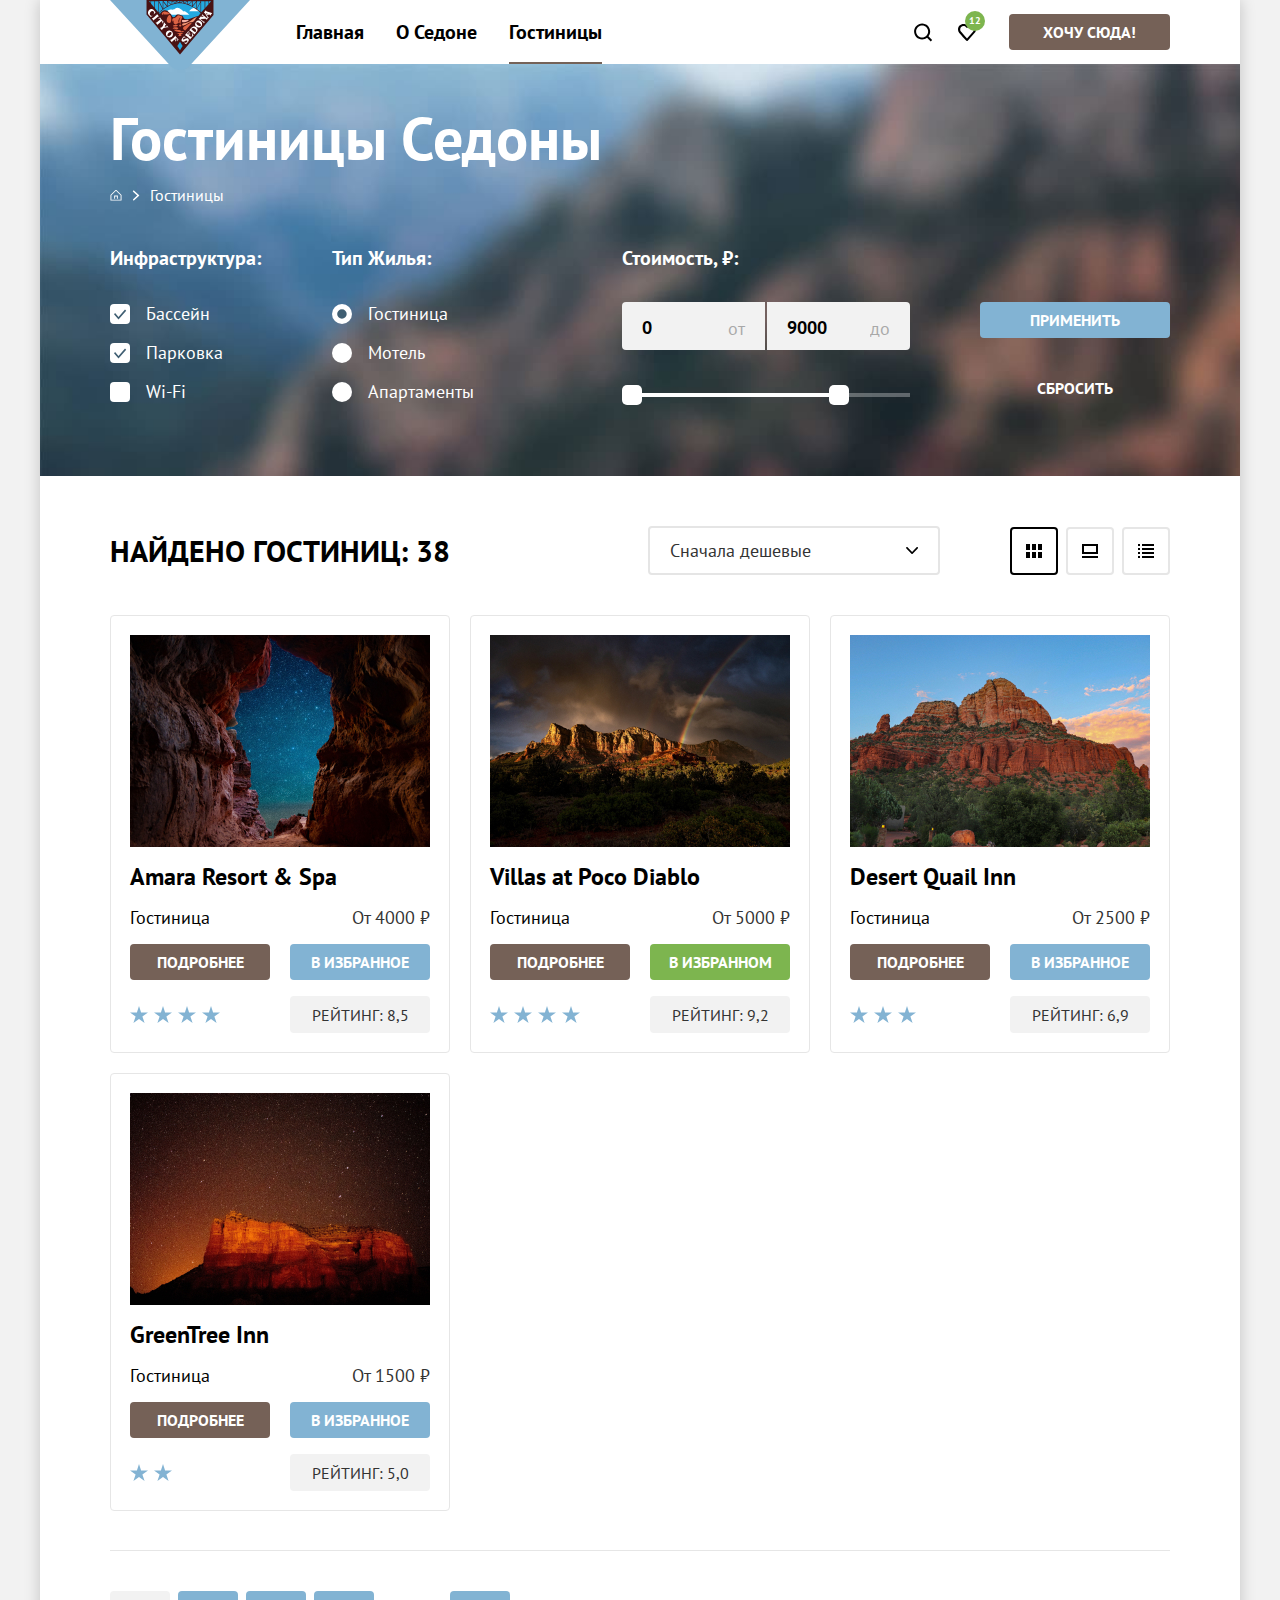
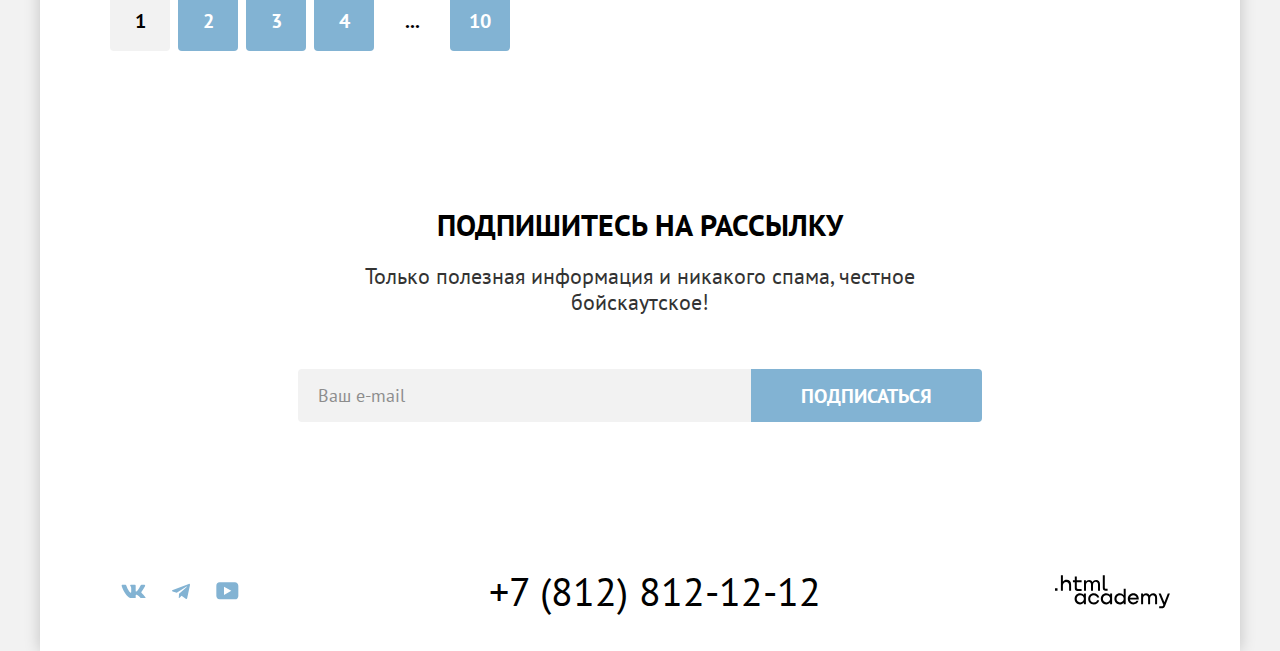
<file: 5/catalog.html>
<!DOCTYPE html>
<html lang="ru">
  <head>
    <meta charset="utf-8">
    <meta name="viewport" content="width=device-width, initial-scale=1">
    <link rel="icon" type="image/png" sizes="32x32" href="../pictures/png/favicon.png">
    <link rel="icon" type="image/x-icon" href="favicon.ico">

    <title>
      Каталог
    </title>
    <link rel="stylesheet" href="styles/styles.css">
    <base href="https://htmlacademy-htmlcss.github.io/1700679-sedona-38/5/">
</head>
  <body>

    <div class="content">
      <header class="page-header" data-test="header">
        <nav class="navigation pads">
            <a href="index.html" aria-current="page" class="nav-logo">
              <img src="pictures/svg/logo.svg" alt="логотип" width="140" height="70">
            </a>
            <ul class="navigation-list navigation-page">
              <li class="navigation-item">
                <a href="index.html" aria-current="page" class="navigation-link">Главная</a>
              </li>
              <li class="navigation-item">
                <a class="navigation-link" href="#" >О Седоне</a>
              </li>
              <li class="navigation-item">
                <a class="navigation-link current-page" href="catalog.html">Гостиницы</a>
              </li>
            </ul>
            <ul class="navigation-list  right-part">
              <li class="navigation-item ">
                <a class="navigation-link navigation-search" href="modal.html">
                  <span class="visually-hidden">Выбрать гостиницу</span>
                </a>
              </li>
              <li class="navigation-item">
                <a class="navigation-link navigation-favorites" href="#">
                  <span class="visually-hidden">В избранном 12 гостиниц</span>
                  <span class="liked-hotels-counter">12</span>
                </a>
              </li>
            </ul>
            <div class="button-overflow-wrapper">
              <button type="button" class="standard-button gray-button navigation-here-button">Хочу сюда!</button>
            </div>
        </nav>
      </header>
      <main data-test="main" class="main-page">
        <section class="filter" >
          <header class="header-filter">
            <h1 class="filter-main-title">Гостиницы Седоны</h1>
            <div class="breadcrumbs">
              <ul class="breadcrumbs-list">
                <li class="breadcrumbs-item">
                  <a aria-current="page" class="breadcrumbs-link home-breadcrumbs">
                    <span class="visually-hidden">Вернуться назад</span>
                  </a>
                </li>
                <li class="breadcrumbs-item">
                  <a class="breadcrumbs-link" href="#">Гостиницы</a>
                </li>
              </ul>
            </div>
            <h2 class="visually-hidden">Фильтр для выбора гостиницы</h2>
          </header>
          <form class="filter-form" action="https://echo.htmlacademy.ru/" method="get" data-test="filter">
            <div class="settings-overflow-wrapper">
            <fieldset class="infrastructure-group group-fieldset">
              <legend class="infrastructure-title filter-title">Инфраструктура:</legend>
              <ul class="infrastructure-list">
                <li class="infrastructure-item">
                  <label class="control">
                    <input class="control-input checkbox-button" type="checkbox" name="facilities" value="pool" checked>
                    <span class="label-text">Бассейн</span>
                  </label>
                </li>
                <li class="infrastructure-item">
                  <label class="control">
                    <input class="control-input checkbox-button" type="checkbox" name="facilities" value="parking" checked>
                    <span class="label-text">Парковка</span>
                  </label>
                </li>
                <li class="infrastructure-item">
                  <label class="control">
                  <input class="control-input checkbox-button" type="checkbox" name="facilities" value="wi-fi">
                    <span class="label-text">Wi-Fi</span>
                  </label>
                </li>
              </ul>
            </fieldset>
            <fieldset class="accommodation-group group-fieldset">
              <legend class="accommodation-title filter-title">Тип Жилья:</legend>
              <ul class="accommodation-list">
                <li class="accommodation-item">
                  <label class="control">
                    <input class="control-input radio-button" type="radio" name="type-of-housing" value="hotel" checked>
                    <span class="label-text">Гостиница</span>
                  </label>
                </li>
                <li class="accommodation-item">
                  <label class="control">
                    <input class="control-input radio-button" type="radio" name="type-of-housing" value="motel">
                    <span class="label-text">Мотель</span>
                  </label>
                </li>
                <li class="accommodation-item">
                  <label class="control">
                    <input class="control-input radio-button" type="radio" name="type-of-housing" value="apartments">
                    <span class="label-text">Апартаменты</span>
                  </label>
                </li>
              </ul>
            </fieldset>
          </div>
            <fieldset class="filter-group price-slider group-fieldset">
              <legend class="slider-title filter-title">Стоимость, ₽:</legend>
              <div class="slider-input-wrapper">
                <div class="position-wrapper">
                  <label for="min-price" class="slider-labels">От</label>
                  <input class="price-number-input price-number-min" type="number" value="0" name="min-price" id="min-price" required="">
                </div>
                <div class="position-wrapper">
                  <label for="max-price" class="slider-labels">До</label>
                  <input class="price-number-input price-number-max" type="number" value="9000" name="max-price" id="max-price" required="">
                </div>
              </div>
              <div class="range-scale">
                <div class="current-range-bar" style="left: 0; width: 226px">
                  <button class="toggle toggle-min" type="button">
                    <span class="visually-hidden">Самая низкая цена</span>
                  </button>
                  <button class="toggle toggle-max" type="button">
                    <span class="visually-hidden">Самая высокая цена</span>
                  </button>
                </div>
              </div>
            </fieldset>

            <div class="filter-button-wrapper">
              <button class="standard-button accept" type="submit">Применить</button>
              <button class="standard-button reset" type="reset">Сбросить</button>
            </div>
          </form>
        </section>

        <section class="catalog" data-test="catalog">

            <div class="sort">
              <h2 class="big-text hotel-counter">Найдено гостиниц: 38</h2>
                <span class="visually-hidden" >Сортировка</span>
                <select class="select-control" title="Сортировка">
                  <option value="popular">Сначала популярное</option>
                  <option value="cheap" selected>Сначала дешевые</option>
                  <option value="expensive">Сначала дорогое</option>
                </select>
              <ul class="sort-type-list">
                <li class="sort-type-item">
                  <button type="button" class="button-table table button-table-selected">
                    <span class="visually-hidden">Показать элементы карточками</span>
                  </button>

                </li>
                <li class="sort-type-item">
                  <button type="button" class="button-table big-picture">
                    <span class="visually-hidden">Переключить элементы таблицей</span>
                  </button>
                </li>
                <li class="sort-type-item">
                  <button type="button" class="button-table list">
                    <span class="visually-hidden">Показать элементы списком</span>
                  </button>
                </li>
              </ul>
            </div>
            <div class="products">
              <ul class="product-list">
                <li class="product-card">
                  <a href="#" class="hotel-card-link">
                    <img class="product-card-image" width="300" height="212" src="pictures/jpeg/amararesortandspa.jpg" alt="Amara Resort & Spa">
                    <h3 class="product-card-title">Amara Resort &amp; Spa</h3>
                  </a>
                    <span class="accommodation-type">Гостиница</span>
                    <b class="price-hotel">От 4000 ₽</b>
                  <button type="button" class="standard-button product-button more-info">Подробнее</button>
                  <button type="button" class="standard-button product-button">В избранное</button>
                  <div class="hotel-stars four-stars" role="img" aria-label="4 звезды">
                    <span class="visually-hidden">4 звезды</span>
                  </div>
                  <span class="rate">Рейтинг: 8,5</span>
                </li>

                <li class="product-card">
                  <a href="#" class="hotel-card-link">
                    <img class="product-card-image"  width="300" height="212" src="pictures/jpeg/villasatpocodiablo.jpg" alt="Villas at Poco Diablo">
                    <h3 class="product-card-title">Villas at Poco Diablo</h3>
                  </a>
                  <span class="accommodation-type">Гостиница</span>
                  <b class="price-hotel">От 5000 ₽</b>
                  <button type="button" class="standard-button product-button more-info">Подробнее</button>
                  <button type="button" class="standard-button product-button selected-button">В избранном</button>
                  <div class="hotel-stars four-stars" role="img" aria-label="4 звезды">
                    <span class="visually-hidden">4 звезды</span>
                  </div>
                  <span class="rate">Рейтинг: 9,2</span>
                </li>

                <li class="product-card">
                  <a href="#" class="hotel-card-link">
                    <img class="product-card-image"  width="300" height="212" src="pictures/jpeg/desertquailinn.jpg" alt="Desert Quail Inn">
                    <h3 class="product-card-title">Desert Quail Inn</h3>
                  </a>
                  <span class="accommodation-type">Гостиница</span>
                  <b class="price-hotel">От 2500 ₽</b>
                  <button type="button" class="standard-button product-button more-info">Подробнее</button>
                  <button type="button" class="standard-button product-button">В избранное</button>
                  <div class="hotel-stars three-stars" role="img" aria-label="3 звезды">
                  <span class="visually-hidden">3 звезды</span>
                  </div>
                  <span class="rate">Рейтинг: 6,9</span>
                </li>

                <li class="product-card">
                  <a href="#" class="hotel-card-link">
                    <img class="product-card-image"  width="300" height="212" src="pictures/jpeg/greentreeinn.jpg" alt="GreenTree Inn">
                    <h3 class="product-card-title">GreenTree Inn</h3>
                  </a>
                  <span class="accommodation-type">Гостиница</span>
                  <b class="price-hotel">От 1500 ₽</b>
                  <button type="button" class="standard-button product-button more-info">Подробнее</button>
                  <button type="button" class="standard-button product-button">
                    В избранное
                  </button>
                    <div class="hotel-stars two-stars"  role="img" aria-label="2 звезды">
                      <span class="visually-hidden">2 звезды</span>
                    </div>
                    <span class="rate">Рейтинг: 5,0</span>
                </li>
              </ul>

              <ul class="pagination">
                <li class="pagination-item pagination-current">
                  <a class="pagination-link" href="#">1</a>
                </li>
                <li class="pagination-item">
                  <a class="pagination-link" href="#">2</a>
                </li>
                <li class="pagination-item">
                  <a class="pagination-link" href="#">3</a>
                </li>
                <li class="pagination-item">
                  <a class="pagination-link" href="#">4</a>
                </li>
                <li class="pagination-item pagination-next">
                  <a class="pagination-link" href="#">
                    ...
                    <span class="visually-hidden">Следующая страница</span>
                  </a>
                </li>
                <li class="pagination-item">
                  <a class="pagination-link" href="#">10</a>
                </li>
              </ul>
            </div>
        </section>
        <article class="newsletter-subscribe newsletter-subscribe-catalog" data-test="subscribe">
          <h2 class="big-text newsletter-title">Подпишитесь на рассылку</h2>
          <p class="text-bottom">Только полезная информация и никакого спама, честное бойскаутское!</p>
          <form class="newsletter-subscribe-form" action="https://echo.htmlacademy.ru/" method="post">
            <label class="visually-hidden" for="e-mail">Впишите свой e-mail</label>
            <div class="newsletter-button">
              <input class="email-submit" type="email" placeholder="Ваш e-mail" name="e-mail" id="e-mail" required=""><button type="submit" class="standard-button big-button subscribe-button">Подписаться</button>
            </div>
          </form>
        </article>
      </main>


      <footer class="page-footer" data-test="footer">
        <section class="socials">
          <h2 class="visually-hidden">Наши соцсети</h2>
          <ul class="socials-list">
            <li class="socials-item">
              <a href="https://vk.com/htmlacademy" class="socials-link">
                <span class="visually-hidden">Ссылка на нас в vk</span>
                <svg class="navigation-icon" aria-hidden="true" focusable="false" width="25" height="14" >
                  <path d="M24.116 1.804c.166-.546 0-.948-.795-.948h-2.625c-.668 0-.976.347-1.143.73 0 0-1.335 3.196-3.226 5.272-.612.602-.89.793-1.224.793-.167 0-.418-.19-.418-.738V1.804c0-.656-.184-.948-.74-.948H9.817c-.417 0-.668.304-.668.593 0 .621.946.765 1.043 2.513V7.76c0 .833-.153.984-.487.984-.89 0-3.055-3.21-4.34-6.885-.249-.715-.5-1.003-1.172-1.003H1.566c-.75 0-.9.347-.9.73 0 .682.89 4.07 4.145 8.551 2.17 3.06 5.225 4.72 8.008 4.72 1.67 0 1.875-.369 1.875-1.004V11.54c0-.737.158-.884.687-.884.39 0 1.057.192 2.615 1.667 1.78 1.75 2.073 2.533 3.075 2.533h2.625c.75 0 1.126-.368.91-1.096-.238-.724-1.088-1.775-2.215-3.022-.612-.71-1.53-1.475-1.809-1.858-.389-.49-.278-.71 0-1.147 0 0 3.2-4.426 3.533-5.929h.001Z" clip-rule="evenodd"/>
                </svg>
              </a>
            </li>
            <li class="socials-item">
              <a href="https://t.me/htmlacademy" class="socials-link ">
                <span class="visually-hidden">Ссылка на нас в telegram</span>
                <svg class="navigation-icon" aria-hidden="true" focusable="false" width="18" height="16" >
                  <path d="M16.785.956.84 7.104C-.248 7.541-.24 8.148.64 8.42l4.094 1.277 9.472-5.976c.448-.272.857-.126.52.173l-7.673 6.925H7.05l.002.001-.283 4.22c.414 0 .597-.19.829-.414l1.988-1.934 4.136 3.055c.762.42 1.31.205 1.5-.706l2.715-12.795c.278-1.114-.425-1.618-1.153-1.29Z"/>
                </svg>
              </a>
            </li>
            <li class="socials-item">
              <a href="https://www.youtube.com/user/htmlacademyru" class="socials-link">
                <span class="visually-hidden">Ссылка на нас в youtube</span>
                <svg class=" navigation-icon" aria-hidden="true" focusable="false"  width="23" height="18" >
                  <path d="M18.94.356H3.507C1.647.356.333 1.95.333 3.756V13.85c0 1.913 1.314 3.506 3.174 3.506H19.16c1.642 0 3.174-1.593 3.174-3.4v-10.2c-.219-1.806-1.532-3.4-3.393-3.4ZM7.995 12.894V4.819l7.333 4.037-7.333 4.038Z"/>
                </svg>
              </a>
            </li>
          </ul>
        </section>
        <section class="contacts">
            <h2 class="visually-hidden">Наш телефон</h2>
            <a class="phone-link" href="tel:+78128121212">+7 (812) 812-12-12</a>
        </section>
        <section class="partnership">
          <h2 class="visually-hidden">Наш партнёр </h2>
          <a href="https://htmlacademy.ru/" class="htmlacademy-logo-link">
            <svg role="img" aria-label="HTML Academy" width="115" height="34">
              <path d="M0 13.256v2.6h2.5v-2.6H0ZM11.6 4.856c-1.6 0-2.8.7-3.6 1.7h-.1v-6.2h-2v15.5h2v-5.3c0-2.1 1.3-3.6 3.3-3.6 1.8 0 2.9 1.4 2.9 3.2v5.7h2v-6.1c.1-3-1.8-4.9-4.5-4.9ZM26.6 5.156h-4.8v-3.7h-2v3.8h-1.9v2h1.9v6c0 1.7 1 2.7 2.7 2.7h4.1v-2h-3.7c-.7 0-1.1-.4-1.1-1.1v-5.7h4.8v-2ZM41.1 4.956c-1.6 0-2.9.8-3.5 2.1h-.1c-.6-1.2-1.8-2.1-3.4-2.1-1.4 0-2.5.8-3.1 1.8h-.1v-1.6H29v10.6h2v-5.4c0-2 1-3.5 2.6-3.5 1.5 0 2.4 1 2.4 2.6v6.3h2v-5.6c0-2.4 1.4-3.3 2.6-3.3 1.5 0 2.4 1 2.4 2.6v6.3h2v-6.5c.1-2.5-1.4-4.3-3.9-4.3ZM47.8 13.056c0 1.7 1 2.7 2.8 2.7h2v-2h-1.7c-.7 0-1.1-.4-1.1-1.1V.356h-2v12.7ZM28.9 20.056c-.9-1.1-2.2-1.8-3.9-1.8-3.1 0-5.4 2.3-5.4 5.6s2.3 5.6 5.4 5.6c1.8 0 3-.8 3.8-1.9h.1v1.6h2v-10.6h-2v1.5Zm-3.6 7.4c-2.2 0-3.6-1.6-3.6-3.6s1.4-3.6 3.6-3.6 3.6 1.6 3.6 3.6c0 1.9-1.4 3.6-3.6 3.6ZM44.2 22.356c-.5-2.4-2.6-4.1-5.4-4.1-3.4 0-5.6 2.5-5.6 5.6 0 3.1 2.2 5.6 5.6 5.6 2.8 0 4.9-1.8 5.4-4.2h-2.1c-.4 1.3-1.7 2.3-3.3 2.3-2.2 0-3.6-1.6-3.6-3.6s1.4-3.6 3.6-3.6c1.6 0 2.8 1 3.3 2.2h2.1v-.2ZM55.1 20.056c-.9-1.1-2.2-1.8-3.9-1.8-3.1 0-5.4 2.3-5.4 5.6s2.3 5.6 5.4 5.6c1.8 0 3-.8 3.8-1.9h.1v1.6h2v-10.6h-2v1.5Zm-3.6 7.4c-2.2 0-3.6-1.6-3.6-3.6s1.4-3.6 3.6-3.6 3.6 1.6 3.6 3.6c0 1.9-1.5 3.6-3.6 3.6ZM68.7 20.156c-.9-1.1-2.2-1.9-3.9-1.9-3.1 0-5.4 2.3-5.4 5.6s2.2 5.6 5.4 5.6c1.7 0 3-.8 3.8-1.8h.1v1.5h2v-15.4h-2v6.4Zm-3.6 7.3c-2.2 0-3.6-1.6-3.6-3.6s1.4-3.6 3.6-3.6 3.6 1.6 3.6 3.6c-.1 2-1.5 3.6-3.6 3.6ZM78.3 18.256c-3.3 0-5.5 2.5-5.5 5.6 0 3 2.1 5.6 5.5 5.6 2.5 0 4.5-1.3 5.2-3.6h-2.1c-.5 1-1.6 1.6-3 1.6-1.9 0-3.3-1.3-3.4-2.9h8.8c.2-3.6-2-6.3-5.5-6.3Zm0 1.9c1.7 0 3 1 3.3 2.6h-6.5c.3-1.5 1.5-2.6 3.2-2.6ZM98.2 18.256c-1.6 0-2.9.8-3.6 2h-.1c-.6-1.2-1.8-2-3.4-2-1.4 0-2.5.7-3.1 1.8v-1.5h-1.9v10.6h2v-5.4c0-2 1-3.4 2.6-3.5 1.5 0 2.4 1 2.4 2.6v6.3h2v-5.6c0-2.4 1.4-3.3 2.6-3.3 1.5 0 2.4 1 2.4 2.6v6.3h2v-6.5c.1-2.6-1.4-4.4-3.9-4.4ZM109.4 27.356l-3.6-8.9h-2.2l4.8 11.6c-.3.9-.7 1.2-1.7 1.2h-2.5v2h2.5c1.8 0 2.8-.8 3.5-2.6l4.7-12.2h-2.1l-3.4 8.9Z"/>
            </svg>
          </a>
        </section>
      </footer>
    </div>
  </body>
</html>
</file>
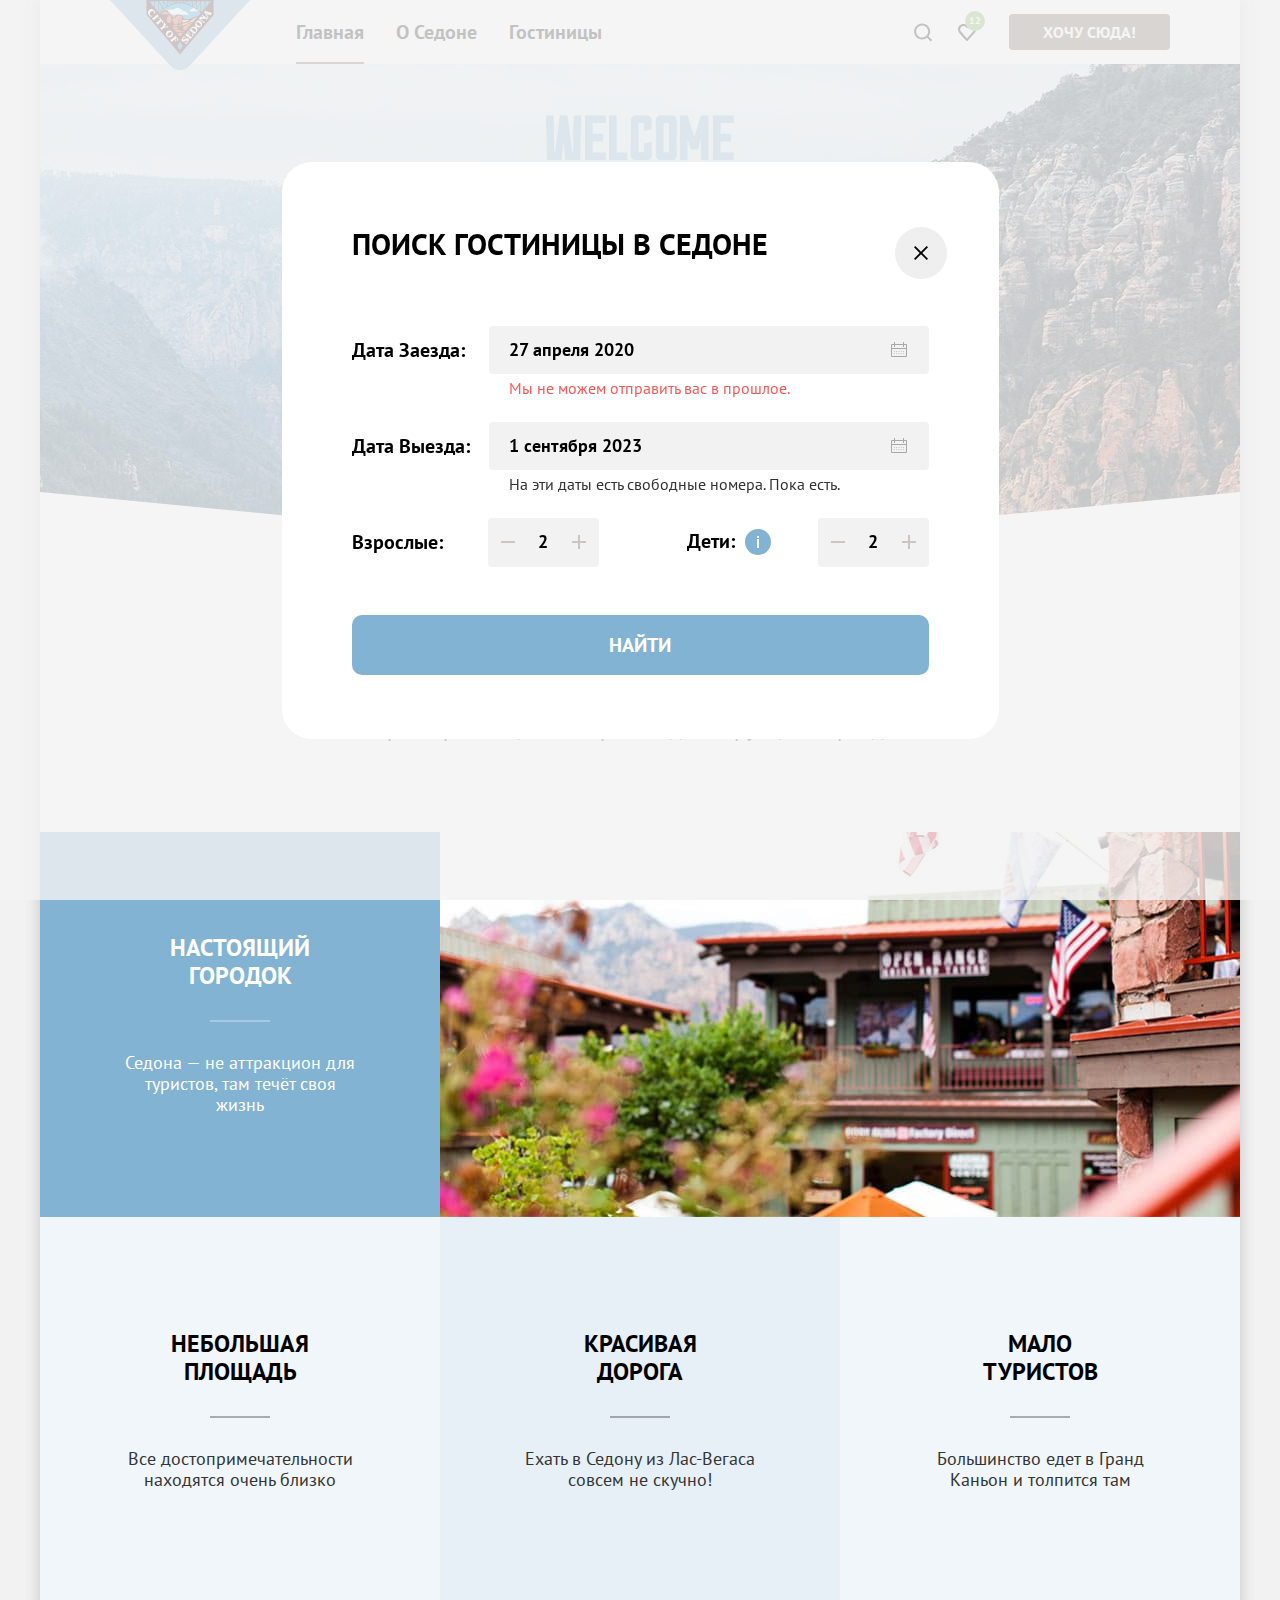
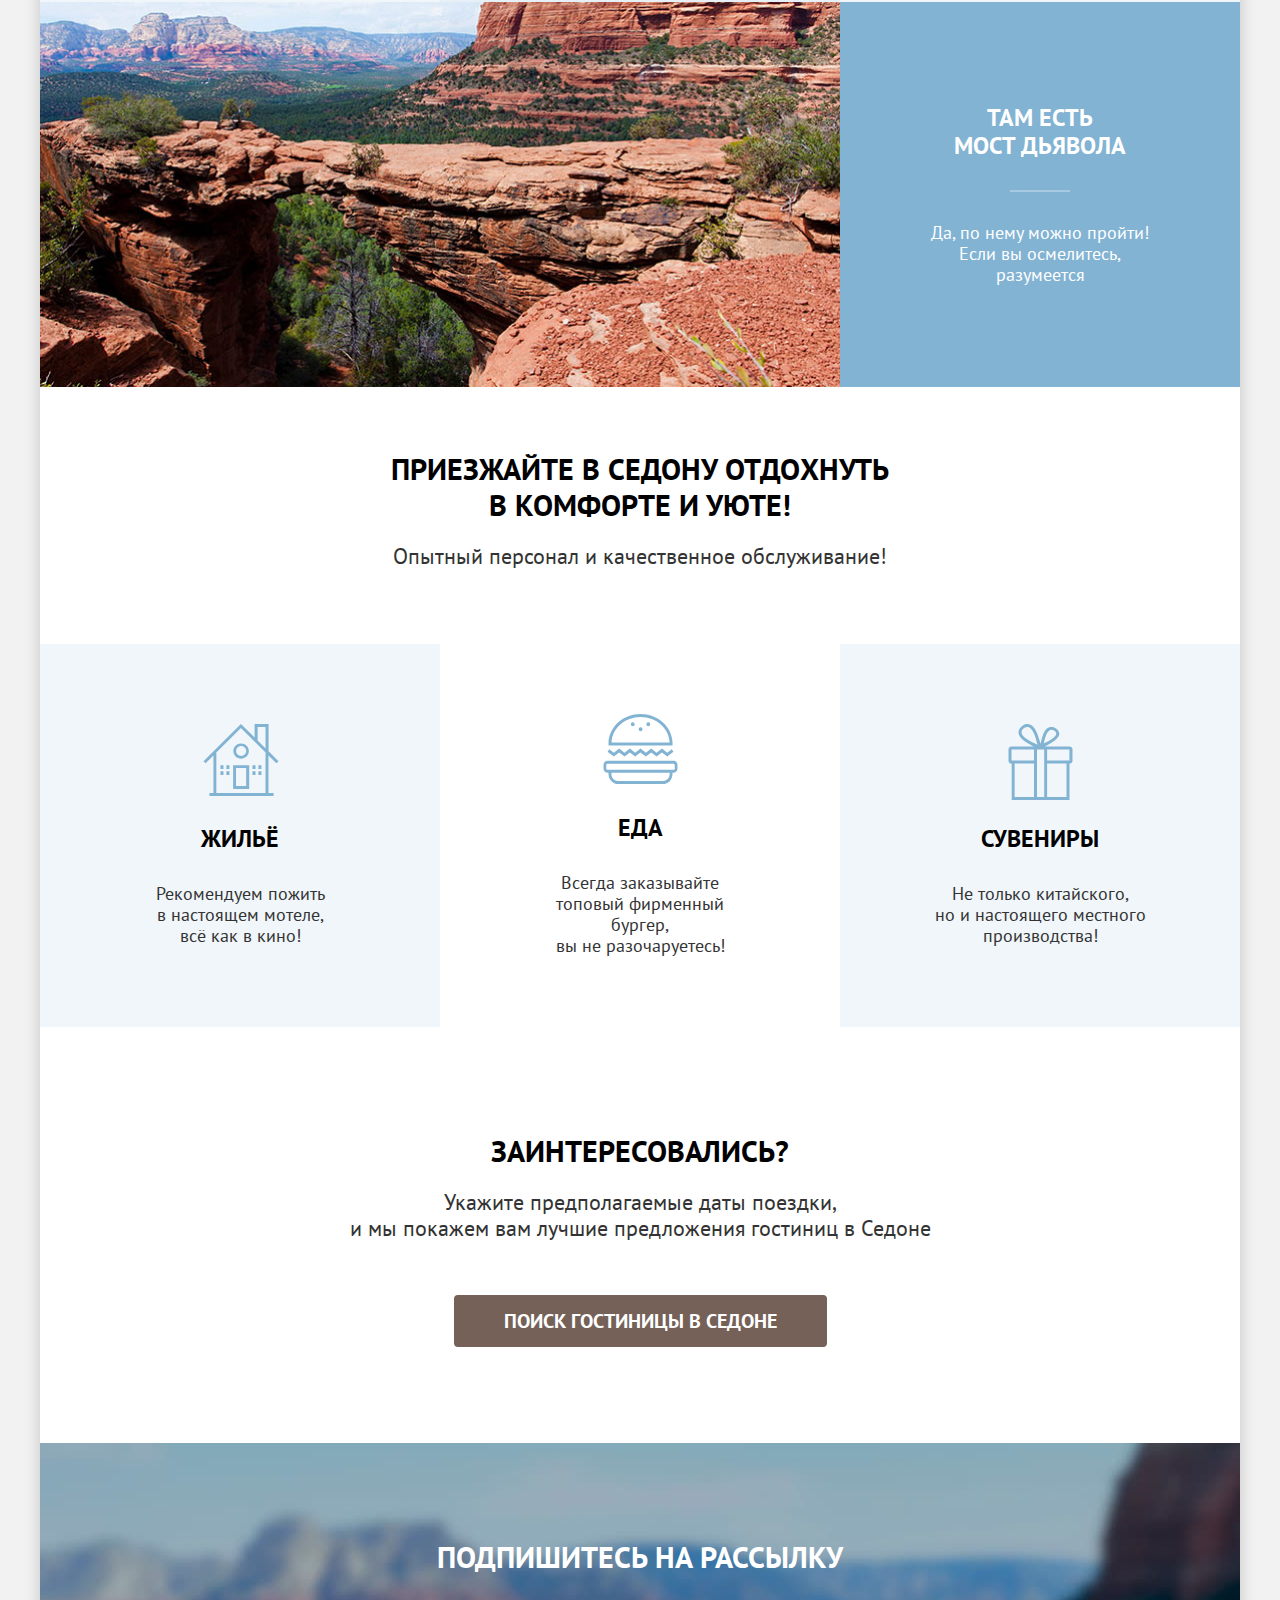
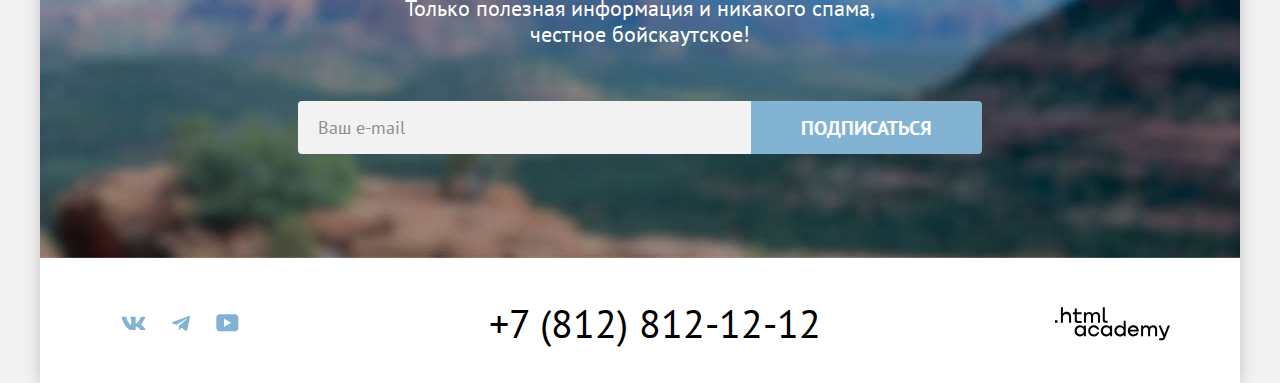
<file: 5/modal.html>
<!DOCTYPE html>
<html lang="ru">

  <head>
    <meta charset="utf-8">
    <title>
      Седона
    </title>
    <meta name="viewport" content="width=device-width, initial-scale=1">
    <link rel="icon" type="image/png" sizes="32x32" href="../pictures/png/favicon.png">
    <link rel="icon" type="image/x-icon" href="favicon.ico">
    <link rel="stylesheet" href="styles/styles.css">
    <script src="scripts/script.js" defer></script>
    <base href="https://htmlacademy-htmlcss.github.io/1700679-sedona-38/5/">
</head>

  <body>
    <div class="content">
      <header class="page-header" data-test="header">
        <nav class="navigation pads">
            <a href="index.html" aria-current="page" class="nav-logo">
              <img src="pictures/svg/logo.svg" alt="логотип" width="140" height="70">
            </a>
            <ul class="navigation-list navigation-page">
              <li class="navigation-item ">
                <a href="index.html" aria-current="page" class="navigation-link current-page">Главная</a>
              </li>
              <li class="navigation-item">
                <a class="navigation-link" href="#" >О Седоне</a>
              </li>
              <li class="navigation-item">
                <a class="navigation-link" href="catalog.html">Гостиницы</a>
              </li>
            </ul>
            <ul class="navigation-list  right-part">
              <li class="navigation-item ">
                <a class="navigation-link navigation-search" href="modal.html">
                  <span class="visually-hidden">Выбрать гостиницу</span>
                </a>
              </li>
              <li class="navigation-item">
                <a class="navigation-link navigation-favorites" href="#">
                  <span class="visually-hidden">В избранном 12 гостиниц</span>
                  <span class="liked-hotels-counter">12</span>
                </a>
              </li>
            </ul>
            <div class="button-overflow-wrapper">
              <button type="button" class="standard-button gray-button navigation-here-button">Хочу сюда!</button>
            </div>
          </nav>
        </header>


        <main data-test="main" class="main-page">
          <div class="welcome-hero-wrapper" data-test="hero">
            <h1 class="visually-hidden">Седона</h1>
            <img class="welcome-hero-picture" src="pictures/svg/welcome.svg"  height="352" width="458" alt="добро пожаловать в великолепную Седону, потому что Гранд-Каньон — отстой!">
          </div>
            <section class="advanteges" data-test="advantages">
                <p class="description">Седона — небольшой городок в Аризоне,<br>заслуживающий большего!</p>
                <h2 class="reasons-title pads">Рассмотрим причины, по которым Седона круче, чем Гранд-Каньон!</h2>
                <ul class="advanteges-list">
                  <li class="advanteges-item town">
                      <div class="advantages-text-wrapper blue-card">
                        <h3 class="advanteges-title">Настоящий<br>городок</h3>
                        <p class="advantages-description">Седона — не аттракцион для<br>туристов, там течёт своя <br> жизнь</p>
                      </div>
                      <img class="advantages-picture" src="pictures/jpeg/sedona_town.jpg" height="385" width="800" alt="городок Седона">
                  <ul class="nested-advanteges-list">
                    <li class="advantages-text-wrapper nested-advanteges-items">
                      <h3 class="advanteges-title">Небольшая<br>площадь</h3>
                      <p class="advantages-description">Все достопримечательности<br>находятся очень близко</p>
                    </li>
                    <li class="advantages-text-wrapper nested-advanteges-items">
                      <h3 class="advanteges-title">Красивая<br>дорога</h3>
                      <p class="advantages-description">Ехать в Седону из Лас-Вегаса<br>совсем не скучно!</p>
                    </li>
                    <li class="advantages-text-wrapper nested-advanteges-items">
                      <h3 class="advanteges-title">Мало<br>туристов</h3>
                      <p class="advantages-description">Большинство едет в Гранд<br>Каньон и толпится там</p>
                    </li>
                  </ul>
                </li>
                <li class="advanteges-item devil-bridge">
                  <div class="advantages-text-wrapper blue-card">
                    <h3 class="advanteges-title">Там есть<br>мост дьявола</h3>
                    <p class="advantages-description">Да, по нему можно пройти!<br>Если вы осмелитесь,<br>разумеется</p>
                  </div>
                  <img class="advantages-picture" src="pictures/jpeg/devil_bridge.jpg"  width="800" alt="Большой каньон">
                </li>
              </ul>
          </section>

          <section class="addition-advantages" data-test="service">
            <div class="aditon-advanteges-wrapper">
              <p class="come-to-sedona">Приезжайте в Седону отдохнуть<br>в комфорте и уюте!</p>
              <h2 class="good-service">Опытный персонал и качественное обслуживание!</h2>
            </div>
            <ul class="addition-advantages-list">
              <li class="addition-advantages-item home">
                <h3 class="addition-advantages-title ">Жильё</h3>
                <p class="addition-advantages-description">Рекомендуем пожить<br>в настоящем мотеле,<br>всё как в кино!</p>
              </li>
              <li class="addition-advantages-item food">
                <h3 class="addition-advantages-title ">Еда</h3>
                <p class="addition-advantages-description">Всегда заказывайте<br>топовый фирменный бургер,<br>вы не разочаруетесь!</p>
              </li>
              <li class="addition-advantages-item souvenirs">
                <h3 class="addition-advantages-title ">Сувениры</h3>
                <p class="addition-advantages-description">Не только китайского,<br>но и настоящего местного<br>производства!</p>
              </li>
            </ul>
          </section>

          <section class="find-accommodation" data-test="search">
            <h2 class="visually-hidden">Поиск гостиницы</h2>
            <span class="big-text">Заинтересовались?</span>
            <p class="text-bottom">Укажите предполагаемые даты поездки,<br>и мы покажем вам лучшие предложения гостиниц в Седоне</p>
            <button type="button" class="standard-button find-button big-button">Поиск гостиницы в Седоне</button>
          </section>

          <article class="newsletter-subscribe" data-test="subscribe">
            <h2 class="big-text newsletter-title">Подпишитесь на рассылку </h2>
            <p class="text-bottom">Только полезная информация и никакого спама,<br> честное бойскаутское!</p>
            <form class="newsletter-subscribe-form" action="https://echo.htmlacademy.ru/" method="post">
              <label class="visually-hidden" for="e-mail">Впишите свой e-mail</label>
              <div class="newsletter-button">
                <input class="email-submit" type="email" placeholder="Ваш e-mail" name="e-mail" id="e-mail" required=""><button type="submit" class="standard-button big-button subscribe-button">Подписаться</button>
              </div>
            </form>
          </article>
        </main>


        <footer class="page-footer" data-test="footer">
          <section class="socials">
            <h2 class="visually-hidden">Наши соцсети</h2>
            <ul class="socials-list">
              <li class="socials-item">
                <a href="https://vk.com/htmlacademy" class="socials-link">
                  <span class="visually-hidden">Ссылка на нас в vk</span>
                  <svg class="navigation-icon" aria-hidden="true" focusable="false" width="25" height="14" >
                    <path d="M24.116 1.804c.166-.546 0-.948-.795-.948h-2.625c-.668 0-.976.347-1.143.73 0 0-1.335 3.196-3.226 5.272-.612.602-.89.793-1.224.793-.167 0-.418-.19-.418-.738V1.804c0-.656-.184-.948-.74-.948H9.817c-.417 0-.668.304-.668.593 0 .621.946.765 1.043 2.513V7.76c0 .833-.153.984-.487.984-.89 0-3.055-3.21-4.34-6.885-.249-.715-.5-1.003-1.172-1.003H1.566c-.75 0-.9.347-.9.73 0 .682.89 4.07 4.145 8.551 2.17 3.06 5.225 4.72 8.008 4.72 1.67 0 1.875-.369 1.875-1.004V11.54c0-.737.158-.884.687-.884.39 0 1.057.192 2.615 1.667 1.78 1.75 2.073 2.533 3.075 2.533h2.625c.75 0 1.126-.368.91-1.096-.238-.724-1.088-1.775-2.215-3.022-.612-.71-1.53-1.475-1.809-1.858-.389-.49-.278-.71 0-1.147 0 0 3.2-4.426 3.533-5.929h.001Z" clip-rule="evenodd"/>
                  </svg>
                </a>
              </li>
              <li class="socials-item">
                <a href="https://t.me/htmlacademy" class="socials-link ">
                  <span class="visually-hidden">Ссылка на нас в telegram</span>
                  <svg class="navigation-icon" aria-hidden="true" focusable="false" width="18" height="16" >
                    <path d="M16.785.956.84 7.104C-.248 7.541-.24 8.148.64 8.42l4.094 1.277 9.472-5.976c.448-.272.857-.126.52.173l-7.673 6.925H7.05l.002.001-.283 4.22c.414 0 .597-.19.829-.414l1.988-1.934 4.136 3.055c.762.42 1.31.205 1.5-.706l2.715-12.795c.278-1.114-.425-1.618-1.153-1.29Z"/>
                  </svg>
                </a>
              </li>
              <li class="socials-item">
                <a href="https://www.youtube.com/user/htmlacademyru" class="socials-link">
                  <span class="visually-hidden">Ссылка на нас в youtube</span>
                  <svg class=" navigation-icon" aria-hidden="true" focusable="false"  width="23" height="18" >
                    <path d="M18.94.356H3.507C1.647.356.333 1.95.333 3.756V13.85c0 1.913 1.314 3.506 3.174 3.506H19.16c1.642 0 3.174-1.593 3.174-3.4v-10.2c-.219-1.806-1.532-3.4-3.393-3.4ZM7.995 12.894V4.819l7.333 4.037-7.333 4.038Z"/>
                  </svg>
                </a>
              </li>
            </ul>
          </section>
          <section class="contacts">
              <h2 class="visually-hidden">Наш телефон</h2>
              <a class="phone-link" href="tel:+78128121212">+7 (812) 812-12-12</a>
          </section>
          <section class="partnership">
            <h2 class="visually-hidden">Наш партнёр </h2>
            <a href="https://htmlacademy.ru/" class="htmlacademy-logo-link">
              <svg role="img" aria-label="HTML Academy" width="115" height="34">
                <path d="M0 13.256v2.6h2.5v-2.6H0ZM11.6 4.856c-1.6 0-2.8.7-3.6 1.7h-.1v-6.2h-2v15.5h2v-5.3c0-2.1 1.3-3.6 3.3-3.6 1.8 0 2.9 1.4 2.9 3.2v5.7h2v-6.1c.1-3-1.8-4.9-4.5-4.9ZM26.6 5.156h-4.8v-3.7h-2v3.8h-1.9v2h1.9v6c0 1.7 1 2.7 2.7 2.7h4.1v-2h-3.7c-.7 0-1.1-.4-1.1-1.1v-5.7h4.8v-2ZM41.1 4.956c-1.6 0-2.9.8-3.5 2.1h-.1c-.6-1.2-1.8-2.1-3.4-2.1-1.4 0-2.5.8-3.1 1.8h-.1v-1.6H29v10.6h2v-5.4c0-2 1-3.5 2.6-3.5 1.5 0 2.4 1 2.4 2.6v6.3h2v-5.6c0-2.4 1.4-3.3 2.6-3.3 1.5 0 2.4 1 2.4 2.6v6.3h2v-6.5c.1-2.5-1.4-4.3-3.9-4.3ZM47.8 13.056c0 1.7 1 2.7 2.8 2.7h2v-2h-1.7c-.7 0-1.1-.4-1.1-1.1V.356h-2v12.7ZM28.9 20.056c-.9-1.1-2.2-1.8-3.9-1.8-3.1 0-5.4 2.3-5.4 5.6s2.3 5.6 5.4 5.6c1.8 0 3-.8 3.8-1.9h.1v1.6h2v-10.6h-2v1.5Zm-3.6 7.4c-2.2 0-3.6-1.6-3.6-3.6s1.4-3.6 3.6-3.6 3.6 1.6 3.6 3.6c0 1.9-1.4 3.6-3.6 3.6ZM44.2 22.356c-.5-2.4-2.6-4.1-5.4-4.1-3.4 0-5.6 2.5-5.6 5.6 0 3.1 2.2 5.6 5.6 5.6 2.8 0 4.9-1.8 5.4-4.2h-2.1c-.4 1.3-1.7 2.3-3.3 2.3-2.2 0-3.6-1.6-3.6-3.6s1.4-3.6 3.6-3.6c1.6 0 2.8 1 3.3 2.2h2.1v-.2ZM55.1 20.056c-.9-1.1-2.2-1.8-3.9-1.8-3.1 0-5.4 2.3-5.4 5.6s2.3 5.6 5.4 5.6c1.8 0 3-.8 3.8-1.9h.1v1.6h2v-10.6h-2v1.5Zm-3.6 7.4c-2.2 0-3.6-1.6-3.6-3.6s1.4-3.6 3.6-3.6 3.6 1.6 3.6 3.6c0 1.9-1.5 3.6-3.6 3.6ZM68.7 20.156c-.9-1.1-2.2-1.9-3.9-1.9-3.1 0-5.4 2.3-5.4 5.6s2.2 5.6 5.4 5.6c1.7 0 3-.8 3.8-1.8h.1v1.5h2v-15.4h-2v6.4Zm-3.6 7.3c-2.2 0-3.6-1.6-3.6-3.6s1.4-3.6 3.6-3.6 3.6 1.6 3.6 3.6c-.1 2-1.5 3.6-3.6 3.6ZM78.3 18.256c-3.3 0-5.5 2.5-5.5 5.6 0 3 2.1 5.6 5.5 5.6 2.5 0 4.5-1.3 5.2-3.6h-2.1c-.5 1-1.6 1.6-3 1.6-1.9 0-3.3-1.3-3.4-2.9h8.8c.2-3.6-2-6.3-5.5-6.3Zm0 1.9c1.7 0 3 1 3.3 2.6h-6.5c.3-1.5 1.5-2.6 3.2-2.6ZM98.2 18.256c-1.6 0-2.9.8-3.6 2h-.1c-.6-1.2-1.8-2-3.4-2-1.4 0-2.5.7-3.1 1.8v-1.5h-1.9v10.6h2v-5.4c0-2 1-3.4 2.6-3.5 1.5 0 2.4 1 2.4 2.6v6.3h2v-5.6c0-2.4 1.4-3.3 2.6-3.3 1.5 0 2.4 1 2.4 2.6v6.3h2v-6.5c.1-2.6-1.4-4.4-3.9-4.4ZM109.4 27.356l-3.6-8.9h-2.2l4.8 11.6c-.3.9-.7 1.2-1.7 1.2h-2.5v2h2.5c1.8 0 2.8-.8 3.5-2.6l4.7-12.2h-2.1l-3.4 8.9Z"/>
              </svg>
            </a>
          </section>
        </footer>
    </div>
    <div class=" popaver-show" >
      <div class="popaver" data-test="modal">
        <div class="popaver-content">
          <button type="button" class="popaver-close-button">
            <span class="visually-hidden">
              Кнопка чтобы закрыть попавер
            </span>
          </button>
              <h2 class="popaver-title">
                Поиск гостиницы в Седоне
              </h2>
              <form class="popaver-form" action="https://echo.htmlacademy.ru/" method="post">
                <ul class="popaver-settings-list">
                  <li class="popaver-settings-item">
                    <label class="settings-label" for="check-in-date">
                      Дата заезда:
                    </label>
                    <input class="calendar-field" type="text"  id="check-in-date" name="check-in-date" value="27 апреля 2020" placeholder="Укажите дату заезда" required="">
                    <span class="calendar-result error">
                      Мы не можем отправить вас в прошлое.
                    </span>
                  </li>
                  <li class="popaver-settings-item">
                    <label class="settings-label" for="check-out-date">
                      Дата выезда:
                    </label>
                    <input class="calendar-field" type="text" id="check-out-date" name="check-out-date" value="1 сентября 2023" placeholder="Укажите дату выезда" required="">
                    <span class="calendar-result">
                      На эти даты есть свободные номера. Пока есть.
                    </span>
                  </li>
                  <li class="popaver-settings-item popaver-settings-low">
                    <label class="settings-label" for="adults">
                      Взрослые:
                    </label>
                    <span class="popaver-number-buttons">
                      <button class="number-button" type="button" onclick="changeValue('decrease', 'adults')">
                        <span class="visually-hidden">
                          Уменьшить.
                        </span>
                        <svg width="20" height="20" aria-hidden="true" focusable="false">
                          <path d="M3 9v2h14V9H3Z"></path>
                        </svg>
                      </button>
                      <input class="number-field" type="number" id="adults" name="adults" value="2"  min="1" max="9" required="">
                      <button class="number-button" type="button" onclick="changeValue('increase', 'adults')">
                        <span class="visually-hidden">
                          Увеличить.
                        </span>
                        <svg width="20" height="20" aria-hidden="true" focusable="false">
                          <path d="M17 9h-6V3H9v6H3v2h6v6h2v-6h6V9Z"></path>
                        </svg>
                      </button>
                    </span>
                  </li>
                  <li class="popaver-settings-item popaver-settings-low">
                    <span class="tooltip-wrapper">
                      <label class="settings-label" for="children">
                        Дети:
                      </label>
                      <span class="tooltip">
                        <button class="tooltip-toggle" type="button" aria-labelledby="tooltip-label">
                        </button>
                        <span class="tooltip-text" role="tooltip" id="tooltip-label">
                          Укажите количество детей, которые будут с вами, возраст которых от 6 до 18 лет. Дети до 6 лет размещаются бесплатно.
                        </span>
                      </span>
                    </span>
                    <span class="popaver-number-buttons">
                      <button class="number-button" type="button" onclick="changeValue('decrease', 'children')">
                        <span class="visually-hidden">
                          Уменьшить.
                        </span>
                        <svg width="20" height="20" aria-hidden="true" focusable="false">
                          <path d="M3 9v2h14V9H3Z"></path>
                        </svg>
                      </button>
                      <input class="number-field" type="number" id="children" name="children" value="2" min="0" max="9" required="">
                      <button class="number-button" type="button" onclick="changeValue('increase', 'children')">
                        <span class="visually-hidden">
                          Увеличить.
                        </span>
                        <svg  width="20" height="20" aria-hidden="true" focusable="false">
                          <path d="M17 9h-6V3H9v6H3v2h6v6h2v-6h6V9Z"></path>
                        </svg>
                      </button>
                    </span>
                  </li>
                </ul>
                <button class="standard-button popaver-find" type="submit">Найти</button>
              </form>
          </div>
      </div>
    </div>
  </body>
</html>
</file>
<file: styles/styles.css>
/* fonts */
@font-face {
	font-family: "PT Sans";
	src: url("../fonts/ptsans-700.woff2") format("woff2");
	font-style: normal;
	font-weight: 700;
	font-display: swap;
}

@font-face {
	font-family: "PT Sans";
	src: url("../fonts/ptsans-400.woff2") format("woff2");
	font-style: normal;
	font-weight: 400;
	font-display: swap;
}

html,
body {
  height: 100%;
}

img {
  max-width: 100%;
  height: auto;
  object-fit: contain;
}

body {
  margin: 0;
  font-family: "PT Sans", sans-serif;
  background: #f2f2f2;
  padding: 0 40px;
}

.content {
  display: flex;
  flex-direction: column;
  min-height: 100%;
  margin: 0 auto;
  background: #fff;
  width: 1200px;
  box-shadow: 0 0 15px 0 rgba(0, 0, 0, 0.20);
}

.main-page {
  background-color: #FFF;
  flex-grow: 1;
  width: 1200px;
}

.page-footer {
  bottom: 0;
  display: flex;
  padding: 40px 70px 30px 70px;
  justify-content: space-between;
  align-items: flex-start;
  min-width: 1060px;
}

.visually-hidden {
  position: absolute;
  width: 1px;
  height: 1px;
  margin: -1px;
  padding: 0;
  border: 0;
  clip: rect(0 0 0 0);
  overflow: hidden;
}

.standard-button {
  font-family: "PT Sans", sans-serif;
  border: 0;
  display: inline-block;
  color: #fff;
  font-size: 16px;
  font-weight: 700;
  line-height: 20px;
  text-transform: uppercase;
  border-radius: 4px;
  background-color: #82b3d3;
  text-align: center;
  text-decoration: none;
  cursor: pointer;
  word-wrap: break-word;
  overflow-wrap: break-word;
}

.gray-button {
  background-color: #756157;
}

.big-button {
  font-size: 20px;
  line-height: 24px;
}

.green-button {
  background-color: #7db54f;
}

.pads {
  padding: 0 70px;
}

.page-header {
  margin: 0;
  padding: 0;
  flex-shrink: 0;
  min-width: 1060px;
}

.navigation {
  display: flex;
  flex-wrap: wrap;
}

.nav-logo {
  z-index: 2;
  display: block;
  position: relative;
  margin-bottom: -6px;
}

.nav-logo img {
  display: block;
  width: 140px;
  height: 70px;
}

.navigation-list {
  margin: 0;
  padding: 0;
  list-style-type: none;
  max-width: 175px;
  display: flex;
  flex-wrap: wrap;
}

.navigation-page {
  margin-left: 30px;
  max-width: 500px;
}

.user-menu {
  margin-left: auto;
}

.current-page {
  display: inline-block;
  position: relative;
}

.current-page::after {
  content: "";
  border-bottom: 2px solid #756257;
  position: absolute;
  display: block;
  width: calc(100% - 30px - 1.89px);
  bottom: 0;
}

.popover-show {
  display: flex;
  align-items: center;
  justify-content: center;
  position: fixed;
  top: 0;
  left: 0;
  width: 100%;
  height: 100%;
  background-color: rgba(242, 242, 242, 0.8);
  opacity: 1;
  visibility: visible;
  z-index: 2;
}

.popover-close {
  display: none;
}

.popover-content {
  width: 717px;
  max-height: 585px;
  overflow-y: auto;
  box-sizing: border-box;
  background-color: #fff;
  position: relative;
  padding: 64px 70px;
  font-family: "PT Sans", sans-serif;
  color: #000;
  border-radius: 30px;
}

.popover-close-button {
  position:absolute;
  min-width: 52px;
  min-height: 52px;
  border-radius: 50%;
  border: none;
  cursor: pointer;
  overflow: hidden;
  top: 65px;
  right: 52px;
}

.popover-close-button::before {
  content: '';
  position: absolute;
  top: 0;
  right: 0;
  bottom: 0;
  left: 0;
  background-image: url('../pictures/svg/close.svg');
  background-position: center;
  background-repeat: no-repeat;
}

.popover-close-button:hover {
  background-color: #e6e6e6;
}

.popover-close-button:focus-visible {
  background-color: #e6e6e6;
}

.popover-close-button:active::before {
  opacity: 0.3;
}

.popover-close-button:active {
  background-color: #e6e6e6;
}

.popover-form {
  display: flex;
  flex-direction: column;
}

.popover-settings-list {
  display: grid;
  grid-template-columns: 247px 242px;
  gap: 23px 88px;
  padding: 0;
  margin: 0;
}

.popover-title {
  font-size: 30px;
  font-style: normal;
  font-weight: 700;
  line-height: 36px;
  text-transform: uppercase;
  margin: 0;
  padding: 0;
  margin-bottom: 64px;
  max-width: 533px;
  word-wrap: break-word;
  overflow-wrap: break-word;
}

.popover-settings-item {
  display: grid;
  grid-template-columns: 1fr 440px;
  gap: 4px;
  align-items: center;
  margin: 0;
  grid-column: 1 / -1;
}

.popover-settings-low {
  display: flex;
  align-items: center;
  justify-content: space-between;
  grid-column: span 1;
}

.settings-label {
  font-weight: 700;
  font-size: 20px;
  line-height: 24px;
  text-transform: capitalize;
  max-width: 130px;
  word-wrap: break-word;
  overflow-wrap: break-word;
}

.calendar-field {
  font-family: inherit;
  min-width: 440px;
  padding: 10px 18px;
  padding-right: 55px;
  font-weight: 700;
  font-size: 18px;
  line-height: 24px;
  background-color: #f2f2f2;
  background-image: url("../pictures/svg/calendar.svg");
  background-repeat: no-repeat;
  background-position: right 18px center;
  border: 2px solid #f2f2f2;
  border-radius: 4px;
  box-sizing: border-box;
  appearance: none;
}

input.calendar-field::placeholder {
  font-family: inherit;
  color: #000000;
  opacity: 0.6;
}

.calendar-field:hover {
  background-color: #e6e6e6;
  border-color: #e6e6e6;
}

.calendar-field:focus-visible {
  background-color: #e6e6e6;
  border-color: #e6e6e6;
}

.popover-number-buttons {
  display: grid;
  grid-template-columns: 40px 31px 40px;
  align-items: center;
  min-width: 111px;
  background-color: #f2f2f2;
  border-radius: 4px;
}

.number-button {
  position: relative;
  overflow: hidden;
  flex-shrink: 0;
  justify-self: center;
  display: flex;
  justify-content: center;
  align-items: center;
  min-width: 40px;
  min-height: 49px;
  padding: 0;
  background-color: transparent;
  border: none;
  cursor: pointer;
  fill: rgba(117, 97, 87, 0.3);
  outline: 0;
}

.number-button:focus-visible svg{
  outline: auto;
}

.number-button:hover,
.number-button:active {
  fill: #000;
}

.number-button:active {
  opacity: 0.3;
}

.number-field {
  padding: 14px 10px 14px 10px;
  font-family: inherit;
  font-weight: 700;
  font-size: 18px;
  line-height: 20px;
  color: #000000;
  border: none;
  background-color: transparent;
  appearance: textfield;
}

.number-field::-webkit-inner-spin-button,
.number-field::-webkit-outer-spin-button {
  -webkit-appearance: none;
  appearance: none;
}

.number-field[type=number] {
  -moz-appearance:textfield;
  appearance: textfield;
}

.settings-tooltip {
  display: flex;
  gap: 10px;
  align-items: center;
}

.tooltip-wrapper {
  font-size: 20px;
  display: flex;
  gap: 10px;
}

.tooltip {
  position: relative;
}

.tooltip-toggle {
  display: flex;
  align-items: center;
  justify-content: center;
  min-width: 26px;
  min-height: 26px;
  margin: 0;
  padding: 0;
  border: none;
  border-radius: 50%;
  background-color: #83b3d3;
  background-image: url("../pictures/svg/info.svg");
  background-repeat: no-repeat;
  background-position: center;
}

.tooltip-text {
  position: absolute;
  top: 40px;
  left: 50%;
  transform: translateX(-50%);
  min-width: 256px;
  padding: 22px 18px 22px 22px;
  font-weight: 400;
  font-size: 16px;
  line-height: 20px;
  color: #ffffff;
  text-transform: none;
  background-color: #333333;
  box-shadow: 0 15px 30px rgba(0, 0, 0, 0.3);
  border-radius: 10px;
  z-index: 1;
  display: none;
  box-sizing: border-box;
  word-wrap: break-word;
  overflow-wrap: break-word;
}

.tooltip-text::after {
  content: "";
  background-image: url(../pictures/svg/tooltip-triangle.svg);
  width: 19px;
  height: 9px;
  position: absolute;
  top: -9px;
  left: 0;
  right: 0;
  margin-left: auto;
  margin-right: auto;
}

.tooltip-button {
  display: flex;
  align-items: center;
  justify-content: center;
  max-width: 26px;
  max-height: 26px;
  margin: 0;
  padding: 0;
  border: none;
  background-color: #83b3d3;
  border-radius: 50%;
  background-image: url("../pictures/svg/info.svg");
}

.tooltip-text {
  position: absolute;
  top: 40px;
  left: 50%;
  transform: translateX(-50%);
  max-width: 256px;
  padding: 22px 18px 22px 22px;
  font-weight: 400;
  font-size: 16px;
  line-height: 20px;
  color: #ffffff;
  text-transform: none;
  background-color: #333333;
  box-shadow: 0 15px 30px rgba(0, 0, 0, 0.3);
  border-radius: 10px;
  z-index: 3;
  display: none;
  box-sizing: border-box;
}

.tooltip-toggle:hover + .tooltip-text {
  display: block;
}

.tooltip-text:hover {
  display: block;
}

.tooltip-toggle:focus + .tooltip-text {
  display: block;
}

.calendar-result {
  grid-column: 2;
  padding-left: 20px;
  padding-right: 20px;
  font-weight: 400;
  font-size: 16px;
  line-height: 21px;
  color: #333333;
  min-height: 21px;
  max-width: 410px;
  word-wrap: break-word;
  overflow-wrap: break-word;
}

.error {
  color: #FF5757;
}

.popover-find {
  grid-column: 1 / -1;
  margin-top: 48px;
  padding: 18px 77px;
  font-size: 20px;
  line-height: 24px;
  border-radius: 10px;
  cursor: pointer;
  word-wrap: break-word;
  overflow-wrap: break-word;
}

.popover-find:hover,
.popover-find:focus-visible {
  background-color: #68a2ca;
}

.popover-find:active {
  color: rgb(255, 255, 255, 0.3);
  background-color: #68a2ca;
}

.popover-find:disabled {
  background-color: #e5e5e5;
  pointer-events: none;
}

.popover-close {
  display: none;
}

.popover-close .popover {
  display: none;
}

.liked-hotels-counter {
  position: absolute;
  display: flex;
  align-items: center;
  justify-content: center;
  top:11px;
  left: 20px;
  width: 20px;
  height: 20px;
  background-color: #7db54f;
  color: #ffffff;
  border-radius: 10px;
  font-size: 10px;
  line-height: 10px;
}

.navigation-link {
  font-family: "PT Sans", sans-serif;
  font-size: 20px;
  line-height: 24px;
  padding: 20px 16px;
  display: block;
  color: #000;
  font-weight: 700;
  text-align: center;
  text-decoration: none;
  text-transform: capitalize;
}

.navigation-link:focus-visible
.nav-logo:focus-visible {
  opacity: 0.6;
}

.navigation-link:hover,
.nav-logo:hover {
  opacity: 0.8;
}

.navigation-link:active,
.nav-logo:active {
  opacity: 0.3;
}

.user-menu .navigation-item {
  min-width: 44px;
  min-height: 64px;
  display: flex;
  align-items: center;
  justify-content: center;
  align-self: flex-start;
}

.user-menu .navigation-link {
  background-repeat: no-repeat;
  background-position: center;
  position: relative;
  display: block;
  padding: 22px 12px;
  max-width: 20px;
  max-height: 20px;
}

.navigation-favorites {
  background-image: url("../pictures/svg/heart.svg");
  width: 20px;
  height: 64px;
}

.navigation-search {
  background-image: url("../pictures/svg/search.svg");
  width: 20px;
  height: 64px;
}

.navigation-icon {
  display: block;
  fill: #fff;
}

.button-overflow-wrapper {
  margin-left: 20px;
  max-width: 160px;
  display: flex;
  align-items: flex-start;
  flex-wrap: wrap;
}

.navigation-here-button {
  margin-top: 14px;
  text-decoration: none;
  text-transform: uppercase;
  font-size: 16px;
  padding: 8px 34px;
  min-width: 160px;
}

.navigation-here-button:hover,
.find-button:focus-visible {
  background-color: #615048;
}

.navigation-here-button:disabled,
.find-button:disabled {
  background: #e5e5e5;
  pointer-events: none;
}

.navigation-here-button:active,
.find-button:active
 {
  color: rgba(255, 255, 255, 0.3);
}

.welcome-hero-wrapper {
  padding-bottom: 81px;
  min-height: 485px;
  padding-top: 51px;
  margin: 0 auto;
  background-color: #8daab8;
  background-image: url("../pictures/svg/whiteline.svg"), url("../pictures/jpeg/sedona_background.jpg");
  background-position: bottom, bottom;
  background-repeat: no-repeat, no-repeat;
  background-size: auto auto ,100% 100%;
  box-sizing: border-box;
}

.welcome-hero-picture {
  display: block;
  margin: 0 auto;
  height: 352px;
  width: 458px;
}

.advanteges {
  text-align: center;
}

.description {
  margin: 0;
  font-size: 30px;
  text-transform: uppercase;
  line-height: 36px;
  font-weight: 700;
  margin-bottom: 25px;
  padding: 70px 278px 0 278px;
  word-wrap: break-word;
  overflow-wrap: break-word;
}

.reasons-title {
  margin: 0;
  margin-bottom: 90px;
  color: #333;
  font-size: 22px;
  font-weight: 400;
  line-height: 26px;
  word-wrap: break-word;
  overflow-wrap: break-word;
}

.advantages-description {
  margin: 0;
  padding: 0;
  color: #fff;
  display: block;
  font-size: 18px;
  line-height: 21px;
}

.town {
  color: #FFF;
  display: grid;
  align-items: center;
  grid-template-columns: 400px auto;
}

.advanteges-item:nth-child(even) .advantages-text-wrapper {
  order: 2;
}

.advanteges-item:nth-child(even) .advantages-picture {
  order: 1;
}

.blue-card .advanteges-title::after {
  background-color: #FFF;
}

.advantages-text-wrapper {
  padding:   102px 83px ;
  background-color: #82b3d3;
  display: flex;
  flex-direction: column;
  align-items: center;
  justify-content: center;
}

.nested-advanteges-list {
  background-color: #FFF;
  color: #FFF;
  padding: 0;
  margin: 0;
  list-style-type: none;
  display: grid;
  grid-template-columns: 400px 400px 400px;
  min-height: 385px;
}

.advanteges-title::after {
  content: '';
  display: block;
  margin: 0  auto 0 auto;
  width: 60px;
  height: 2px;
  background-color: #000;
  opacity: 0.3;
  margin-top: 30px;
  margin-bottom: 30px;
}

.advanteges-list {
  list-style-type: none;
  margin: 0;
  padding: 0;
}

.advanteges-title {
  margin: 0;
  text-align: center;
  font-size: 24px;
  font-weight: 700;
  line-height: 28px;
  text-transform: uppercase;
  word-wrap: break-word;
  overflow-wrap: break-word;
}

.advantages-picture {
  display: block;
  width: 800px;
  height: 385px;
  background-color: #68a2ca;

}

.nested-advanteges-items {
  background-color: #83b3d31f;
}

.nested-advanteges-items .advanteges-title {
  color: #000;
  font-size: 24px;
  font-weight: 700;
  line-height: 28px;
  text-transform: uppercase;
}

.nested-advanteges-items .advantages-description {
  color: #333;
  margin: 0  auto;
  font-size: 18px;
  line-height: 21px;
  text-align: center;
  max-width: 240px;
  word-wrap: break-word;
  overflow-wrap: break-word;
}

.nested-advanteges-items:nth-child(even) {
  background-color: rgba(131, 179, 211, 0.20);
}

.devil-bridge {
  display: grid;

  grid-template-columns: auto 400px;
  color: #fff;
  background-color: #82b3d3;
}

.come-to-sedona {
  padding: 0;
  margin: 0;
  text-align: center;
  font-weight: 700;
  font-size: 30px;
  line-height: 36px;
  text-transform: uppercase;
}

.good-service {
  margin: 0;
  padding: 0;
  text-align: center;
  color: #333;
  font-size: 22px;
  font-weight: 400;
  line-height: 26px;
}

.aditon-advanteges-wrapper {
  display: flex;
  padding: 64px 340px;
  flex-direction: column;
  gap: 20px;
  word-wrap: break-word;
  overflow-wrap: break-word;
}

.addition-advantages-list {
  margin: 0;
  padding: 0;
  list-style-type: none;
  display: grid;
  grid-template-columns: 400px 400px 400px;
  align-items: center;

}

.addition-advantages-item {
  display: flex;
  flex-direction: column;
  padding: 181px 85px 81px;
  background-repeat: no-repeat;
  background-position: top 80px center;
}

.home {
  background-image: url("../pictures/svg/home.svg");
}

.food {
  background-image: url("../pictures/svg/food.svg");
}

.souvenirs {
  background-image: url("../pictures/svg/souvenirs.svg");
}

.addition-advantages-title {
  max-width: 230px;
  margin: 0 0 30px 0;
  font-weight: 700;
  font-size: 24px;
  text-transform: uppercase;
  line-height: 28px;
  text-align: center;
  word-wrap: break-word;
  overflow-wrap: break-word;
}

.addition-advantages-item:nth-child(odd) {
  background-color: #83b3d31f;
}

.addition-advantages-description {
  color: #333333;
  margin: 0;
  text-align: center;
  font-size: 18px;
  line-height: 21px;
  word-wrap: break-word;
  overflow-wrap: break-word;
}

.find-accommodation {
  text-align: center;
  display: flex;
  padding: 96px 304px;
  flex-direction: column;
  align-items: center;
}

.big-button {
  color: #ffffff;
  display: inline-block;
  font-family: inherit;
  font-weight: 700;
  font-size: 20px;
  text-transform: uppercase;
  line-height: 36px;
  padding: 8px 50px;
}

.find-button {
  background-color: #756157;
}

.find-button:hover {
  background-color: #615048;
}

.find-accommodation .big-text {
  margin-bottom: 20px;
  max-width: 500px;
}

.find-accommodation .text-bottom {
  font-size: 22px;
  line-height: 26px;
  margin: 0;
  margin-bottom: 54px;
  max-width: 592px;
  color: #333333;
}

.newsletter-subscribe {
  background-color: #8daab8;
  background-image: url("../pictures/jpeg/subscribe_background.jpg");
  background-repeat: no-repeat;
  color: #fff;
  display: flex;
  padding: 96px 258px 104px 258px;
  flex-direction: column;
  text-align: center;
  background-size: cover;
  min-width: 684px;
}

.newsletter-subscribe .newsletter-title {
  margin: 0;
  margin-bottom: 20px;
}

.text-bottom {
  word-wrap: break-word;
  overflow-wrap: break-word;
}

.newsletter-subscribe .text-bottom {
  margin: 0;
  color: #fff;
  font-size: 22px;
  line-height: 26px;
  margin-bottom: 54px;
}

.text-bottom:last-of-type {
  margin-bottom: 54px;
}

.email-submit {
  font-family: inherit;
  padding: 14px 20px;
  font-size: 18px;
  line-height: 25px;
  border: #f2f2f2;
  border-radius: 4px 0 0 4px;
  flex: 1 0 0;
  background: #f2f2f2;
}

.email-submit:hover {
  background-color: #E6E6E6 ;
}

.email-submit:focus-visible {
  background-color: #f2f2f2;
}

.subscribe-button:hover,
.subscribe-button:focus-visible {
  background: #68a2ca;
}

.subscribe-button:active {
  color: rgba(255, 255, 255, 0.3)
}

.subscribe-button:disabled {
  background: #e5e5e5;
  pointer-events: none;
}

.newsletter-button
 {
  display: flex;
}

.email-submit::placeholder {
  opacity: 0.8;
}

.contacts {
  display: flex;
  flex-wrap: wrap;
  max-width: 340px;
  min-height: 50px;
  align-items: center;
  gap: 10px;
}

.phone-link {
  display: flex;
  align-items: center;
  text-decoration: none;
  color: #000;
  font-size: 40px;
  line-height: 40px;
  text-transform: uppercase;
  min-height: 50px;
  margin-left: auto;
  margin-right: auto;
}

.phone-link:hover,
.phone-link:active,
.phone-link:focus-visible {
  color:#756157;
}

.phone-link:active {
  opacity: 0.3;
}

.partnership{
  display: flex;
  flex-wrap: wrap;
  max-width: 115px;
  align-items: center;
}

.htmlacademy-logo-link {
  display: flex;
  align-items: center;
  max-height: 40px;
}

.htmlacademy-logo-link {
  display: block;
  position: relative;
  margin: 6px 0;
}

.htmlacademy-logo-link svg {
  fill: #000000;
}

.htmlacademy-logo-link:hover svg,
.htmlacademy-logo-link:active svg,
.htmlacademy-logo-link:focus-visible svg {
  fill: #756157;
}

.htmlacademy-logo-link:active,
.htmlacademy-logo-link:disabled {
  opacity: 0.3;
}

.htmlacademy-logo-link:disabled {
  pointer-events: none;
}

.settings-overflow-wrapper {
  display: flex;
  flex-wrap: wrap;
}

.group-fieldset {
  border: none;
  margin: 0;
  padding: 0;
}

.infrastructure-list,
.accommodation-list {
  list-style-type: none;
  padding: 0;
  margin: 0;
}

.infrastructure-group {
  margin-right: 71px;
}

.filter-main-title {
  font-size: 60px;
  line-height: 78px;
  max-width: 1060px;
  word-wrap: break-word;
  overflow-wrap: break-word;
}

.filter-form,
.sort,
.pagination,
.product-list {
  min-width: 1060px;
}

.filter-form .control {
  font-size: 18px;
  line-height: 23px;
  appearance: none;
  display: flex;
  align-items: center;
}

.filter-form .label-text {
  display: block;
  max-width: 150px;
  word-wrap: break-word;
  overflow-wrap: break-word;
}

.filter-form .control-input {
  appearance: none;
  margin: 0;
  padding: 0;
  margin-right: 16px;
}

.filter-form .control:hover {
  opacity: 0.8;
}

.filter-form .control:active {
  opacity: 0.3;
}

.filter-form  .control-input:disabled {
  pointer-events: none;
  opacity: 0.3;
}

.radio-button,
.checkbox-button
 {
  position: relative;
}

.checkbox-button {
  content: '';
  display: block;
  width: 20px;
  height: 20px;
  border-radius: 4px;
  background-color: #FFF;
}

.radio-button {
  width: 20px;
  height: 20px;
  border-radius: 50%;
  display: block;
  background-color: #FFF;
}

.checkbox-button:checked {
  background-image: url("../pictures/svg/tick.svg");
  background-position: center;
}

.radio-button:checked {
  background-image: url("../pictures/svg/radio-tick.svg");
  background-size: cover;
  background-position: center;
}

.range-scale {
  align-self: start;
  position: relative;
  width: 100%;
  height: 4px;
  background-color: #FFFFFF4D;
  cursor: pointer;
}

.current-range-bar {
  position: absolute;
  width: 226px;
  height: 4px;
  background-color: #FFFFFF;
  cursor: pointer;
}

.toggle {
  position: absolute;
  width: 20px;
  height: 20px;
  background: #ffffff;
  border-radius: 5px;
  cursor: pointer;
  border: none;
}

.toggle:hover {
  background-color: #68a2ca;
}

.toggle-min {
  top: -8px;
  left: 0;
}

.toggle-max {
  top: -8px;
  right: -1px;
}

.slider-labels {
  color: #000;
  opacity: 0.3;
  text-transform: lowercase;
  text-align: right;
  font-size: 18px;
  line-height: 24px;
  position: absolute;
  right: 20px;
  top: 15px;
}

.position-wrapper {
  position: relative;
  display: inline-block;
}

.slider-input-wrapper {
  display: flex;
  gap:2px;
}

.price-number-input {
  margin: 0;
  max-width: 143px;
  border-radius: 4px 0 0 4px;
  border: none;
  padding: 14px 50px 10px 20px;
  background: #f2f2f2;
  box-sizing: border-box;
  font-family: inherit;
  font-weight: 700;
  font-size: 18px;
  line-height: 24px;
}

.price-number-input:hover {
  background-color: #E6E6E6 ;
}

.price-number-max {
  border-radius: 0 4px 4px 0;
}

.price-number-input::-webkit-inner-spin-button,
.price-number-input::-webkit-outer-spin-button {
  -webkit-appearance: none;
  appearance: none;
}

.price-number-input[type=number] {
  -moz-appearance:textfield;
  appearance: textfield;
}

.accept,
.reset {
  padding: 8px 50px;
  max-width: 191px;
}

.reset {
  background: transparent;
}

.accept:hover,
.accept:focus-visible {
  background-color: #68a2ca;
}

.accept:active {
  background: #82b3d3;
  color: rgba(255, 255, 255, 0.3);
}

.accept:disabled {
  background: #e5e5e5;
  pointer-events: none;
}

.reset:hover {
  opacity: 0.6;
}

.reset:active {
  opacity: 0.3;
}

.reset:disabled {
  opacity: 0.1;
  pointer-events: none;
}

.products {
  display: flex;
  flex-direction: column;
  align-items: flex-start;
  gap: 40px;
  align-self: stretch;
}

.product-card {
  display: grid;
  max-width: 340px;
  align-items: center;
  padding: 19px;
  grid-template-columns: repeat(2, 140px);
  grid-template-rows: 212px 1fr;
  gap: 16px 20px;
  border-radius: 4px;
  box-sizing: border-box;
  border: 1px solid #e6e6e6;
}

.more-info {
  font-size: 16px;
  font-weight: 700;
  line-height: 20px;
  text-transform: uppercase;
}

.product-card-image {
  display: block;
  width: 300px;
  height: 212px;
}

.product-card-title {
  margin: 0;
  margin-top: 16px;
  font-size: 24px;
  font-weight: 700;
  line-height: 28px;
  word-wrap: break-word;
  overflow-wrap: break-word;
}

.price-hotel {
  text-align: right;
  font-size: 18px;
  line-height: 21px;
  font-weight: 400;
  word-wrap: break-word;
  overflow-wrap: break-word;
  color: #333333;
}

.rate {
  display: flex;
  justify-content: center;
  align-items: center;
  min-height: 37px;
  border-radius: 4px;
  background-color: #f2f2f2;
  text-align: center;
  font-size: 16px;
  line-height: 20px;
  text-transform: uppercase;
  word-wrap: break-word;
  overflow-wrap: break-word;
  color: #333333;
}

.subscribe-button {
  margin: 0;
  padding: 8px 50px;
  border-radius: 0 4px 4px 0;
  line-height: 36px;
  max-width: 232px;
}

.newsletter-subscribe-form .email-submit,
.newsletter-subscribe-form .subscribe-button {
  margin: 0;
}

.advanteges h2,
.adition-advateges h2 {
  font-size: 22px;
  line-height: 26px;
  font-weight: 400;
}

.big-text {
  font-size: 30px;
  font-weight: 700;
  line-height: 36px;
  text-transform: uppercase;
  word-wrap: break-word;
  overflow-wrap: break-word;
}

.filter-form .filter-title,
.price-range .slider-title {
  font-size: 20px;
  font-weight: 700;
  line-height: 24px;
  text-transform: capitalize;
  display: block;
  padding: 0;
  max-width: 152px;
  word-wrap: break-word;
  overflow-wrap: break-word;
}

.accommodation-type {
  font-size: 18px;
  line-height: 21px;
  word-wrap: break-word;
  overflow-wrap: break-word;
}

.select-control option {
  font-size: 18px;
  line-height: 21px;
}

.select-control {
  border-radius: 4px;
  border: 2px solid #E5E5E5;
  min-width: 292px;
  background-color: #FFF;
  padding: 12px 20px;
  appearance: none;
  font-size: 18px;
  line-height: 21px;
  background-position: right 20px center;
  background-size: 12px, 7px;
  background-image: url("../pictures/svg/select.svg");
  background-repeat: no-repeat;;
  margin-left: auto;
  font-family: inherit;
  color: #333333;
}

.select-control:hover {
  border: 2px solid #68a2ca;
}

.select-control:active {
  border: 2px solid #3f5e72;
}

.select-control:disabled {
  border: 2px solid rgba(0, 0, 0, 0.3);
  color: rgba(0, 0, 0, 0.3);
  pointer-events: none;
}

.button-table {
  display: inline-block;
  background-color: #fff;
  border: 2px solid #E6E6E6;
  border-radius: 4px;
  box-sizing: border-box;
  min-height: 48px;
  min-width: 48px;
  background-repeat: no-repeat;
  background-position: center;
}

.button-table:hover,
.button-table:active {
  border: 2px solid #000000;
}

.button-table-selected {
  border-color: #000;
}

.table {
  background-image: url("../pictures/svg/tablerow.svg");
}

.big-picture {
  background-image: url("../pictures/svg/grid.svg");
}

.list {
  background-image: url("../pictures/svg/list.svg");
}

.socials-list {
  list-style-type: none;
  display: flex;
  min-width: 145px;
  max-width: 150px;
  margin: 0;
  padding: 0;
  flex-wrap: wrap ;
  align-items: center;
}

.socials-item {
  position: relative;
  display: flex;
  align-items: center;
  justify-content: center;
  min-height: 50px;
}

.socials-link {
  display: flex;
  align-items: center;
  justify-content: center;
  min-height: 50px;
  min-width: 47px;
}

.socials-link svg {
  fill: #83B3D3;
}

.socials-link:hover svg,
.socials-link:active svg {
  fill: #68a2ca;
}

.socials-link:active svg {
  fill: rgba(104, 162, 202, 0.3);
}

.header-filter h1 {
  margin: 0;
  font-size: 60px;
  font-weight: 700;
  line-height: 78px;
  margin-bottom: 8px;
}

.filter {
  display: flex;
  padding: 35px 70px 70px 70px;
  flex-direction: column;
  align-items: flex-start;
  gap: 40px;
  background-color: #8daab8;
  background-image: url("../pictures/jpeg/filter_background.jpg");
  background-repeat: no-repeat;
  background-size: cover;
  color: #fff;
}

.filter-form {
  display: flex;
  align-items: flex-start;
  align-self: stretch;
  flex-wrap: wrap;
}

.breadcrumbs-list {
  list-style-type: none;
  margin: 0;
  padding: 0;
  max-width: 1050px;
  flex-wrap: wrap;
  display: flex;
  align-items: center;
}

.home-breadcrumbs {
  content: '';
  display: block;
  width: 12px;
  height: 12px;
  background-repeat: no-repeat;
  background-position: center;
  background-image: url("../pictures/svg/home_page.svg");
  background-size: cover;
}

.breadcrumbs-item {
  display: flex;
  align-items: center;
  background-repeat: no-repeat;

}

.breadcrumbs-link {
  font-size: 16px;
  line-height: 21px;
  color: #FFF;
  text-decoration: none;
  display: block;
}

.breadcrumbs-link:hover {
  opacity: 0.8;
}

.breadcrumbs-link:active {
  opacity: 0.3;
}

.breadcrumbs-item::after {
  content: '';
  display: block;
  height: 11px;
  width: 8px;
  margin: 0 10px;
  background-image: url("../pictures/svg/breadcrumbs.svg");
  background-repeat: no-repeat;
  background-size: cover;
  background-position: center;
}

.breadcrumbs-item:last-child:after {
  content: none;
}

.filter-title {
  margin-bottom: 32px;
}

.infrastructure-list,
.accommodation-list {
  display: flex;
  flex-direction: column;
  align-items: flex-start;
  gap: 16px;
  margin-bottom: 16px;
}

.infrastructure-list:last-of-type,
.accommodation-list:last-of-type {
  margin-bottom: 0;
}

.price-slider {
  display: flex;
  flex-direction: column;
  align-items: flex-start;
  gap: 43px;
  margin-left: auto;
  margin-right: 70px;
}

.filter-button-wrapper {
  display: flex;
  padding-top: 56px;
  align-self: flex-start;
  flex-direction: column;
  align-items: center;
  gap: 32px;
}

.catalog {
  display: flex;
  padding: 50px 70px 60px 70px;
  flex-direction: column;
  align-items: flex-end;
  gap: 40px;
  align-self: stretch;
}

.sort {
  display: flex;
  align-items: center;
  margin: 0;
  flex-wrap: wrap;
  align-self: stretch;
}

.hotel-counter {
  margin: 0;
  padding: 0;
  max-width: 500px;
}

.sort-type-list {
  display: flex;
  padding: 0;
  margin: 0;
  list-style-type: none;
  max-width: 160px;
  justify-content: flex-end;
  margin-left: 70px;
  flex-wrap: wrap;
  gap: 8px;
}

.sort-type-item {
  display: flex;
  align-items: center;
  border-radius: 4px;
}

.product-list {
  position: relative;
  margin: 0;
  padding: 0;
  display: grid;
  grid-template-columns: repeat(3, 340px);
  gap: 20px;
  margin-bottom: 40px;
}

.hotel-card-link {
  display: block;
  grid-column: span 2;
  grid-row: span 2;
  text-decoration: none;
  color: #000;
}

.hotel-card-link:hover {
  opacity: 0.8;
}

.hotel-card-link:active {
  opacity: 0.3;
}

.hotel-stars::before {
  content: '';
  display: block;
  max-width: 105px;
  height: 17px;
  background-size: contain;
  background-repeat: repeat-x;
  background-image: url("../pictures/svg/star.svg");
}

.four-stars {
  width: 90px;
}

.three-stars {
  width: 66px;
}

.two-stars {
  width: 42px;
}

.product-button {
  min-width: 140px;
  min-height: 36px;
  padding: 8px 20px;
}

.more-info {
  font-size: 16px;
  font-weight: 700;
  line-height: 20px;
  text-transform: uppercase;
  background-color: #756157;
}

.product-button:hover,
.product-button:focus-visible {
  background-color: #68a2ca;
}

.product-button:active {
  color: rgba(255, 255, 255, 0.3);
  background-color: #82b3d3;
}

.more-info:hover,
.more-info:focus-visible {
  background-color: #615048;
}

.more-info:active {
  color: rgba(255, 255, 255, 0.3);
  background-color: #756157;
}

.selected-button {
  background-color: #7DB54F;
  padding: 8px 16px;
}

.selected-button:hover,
.selected-button:focus-visible {
  background-color: #6c9e42;
}

.selected-button:active {
  color: rgba(255, 255, 255, 0.3);
  background-color: #7db54f;
}

.product-list::after {
  content: '';
  display: block;
  position: absolute;
  bottom: -40px;
  left: 0;
  width: 100%;
  height: 1px;
  background-color: #E6E6E6;
}

.pagination {
  list-style-type: none;
  padding: 0;
  margin: 0;
  display: flex;
  max-width: 1060px;
  align-items: flex-start;
  gap: 8px;
  flex-wrap: wrap;
}

.pagination-item {
  min-width: 60px;
  border-radius: 4px;
  background-color: #82B3D3;
  line-height: 36px;
}

.pagination-link {
  padding: 0 11px;
  color: #FFF;
  flex-grow: 1;
  display: flex;

  align-items: center;
  justify-content: center;
  text-decoration: none;
  border-radius: 4px;
  font-weight: 700;
  font-size: 20px;
  min-height: 60px;
}


.pagination-item:hover {
  background-color: #68a2ca;
}

.pagination-item:focus-visible,
.pagination-link:focus-visible {
  background-color: #68a2ca;
}

.pagination-item:active {
  background-color: #82b3d3;
}

.pagination-link:active {
  color: rgba(255, 255, 255, 0.3);
}

.pagination-current .pagination-link:hover,
.pagination-current .pagination-link:focus-visible,
.pagination-current .pagination-link:active{
  background: #f2f2f2;
  color: #000000;
}

.pagination-next:hover,
.pagination-next .pagination-link:focus-visible,
.pagination-next:active {
  background: #f2f2f2;
  color: #000000;
}

.pagination-current .pagination-link,
.pagination-next .pagination-link {
  color: #000;
}

.pagination-next {
  background-color: #FFF;
}

.pagination-current {
  background-color: #F2F2F2;
}

.newsletter-subscribe-catalog {
  background: none;
  color: #000;
}

.newsletter-subscribe-catalog .text-bottom {
  color: #333333;
}
</file>
<file: 5/styles/styles.css>
/* fonts */
@font-face {
	font-family: "PT Sans";
	src: url("../fonts/ptsans-700.woff2") format("woff2");
	font-style: normal;
	font-weight: 700;
	font-display: swap;
}

@font-face {
	font-family: "PT Sans";
	src: url("../fonts/ptsans-400.woff2") format("woff2");
	font-style: normal;
	font-weight: 400;
	font-display: swap;
}

html,
body {
  height: 100%;
}

img {
  max-width: 100%;
  height: auto;
  object-fit: contain;
}

body {
  margin: 0;
  font-family: "Pt Sans", sans-serif;
  background: #f2f2f2;
  padding: 0 40px;
}

.content {
  display: flex;
  flex-direction: column;
  min-height: 100%;
  margin: 0 auto;
  background: #fff;
  width: 1200px;
  box-shadow: 0 0 15px 0 rgba(0, 0, 0, 0.20);
}

.main-page {
  background-color: #FFF;
  flex-grow: 1;
  width: 1200px;
}

.page-footer {
  bottom: 0;
  display: flex;
  padding: 40px 70px 30px 70px;
  justify-content: space-between;
  align-items: flex-start;
  min-width: 1060px;
}

.visually-hidden {
  position: absolute;
  width: 1px;
  height: 1px;
  margin: -1px;
  padding: 0;
  border: 0;
  clip: rect(0 0 0 0);
  overflow: hidden;
}

.standard-button {
  font-family: "PT Sans", sans-serif;
  border: 0;
  display: inline-block;
  color: #fff;
  font-size: 16px;
  font-weight: 700;
  line-height: 20px;
  text-transform: uppercase;
  border-radius: 4px;
  background-color: #82b3d3;
  text-align: center;
  text-decoration: none;
  cursor: pointer;
  word-wrap: break-word;
  overflow-wrap: break-word;
}

.gray-button {
  background-color: #756157;
}

.big-button {
  font-size: 20px;
  line-height: 24px;
}

.green-button {
  background-color: #7db54f;
}

.pads {
  padding: 0 70px;
}

.page-header {
  margin: 0;
  padding: 0;
  flex-shrink: 0;
  min-width: 1060px;
}

.navigation {
  display: flex;
  flex-wrap: wrap;
}

.nav-logo {
  z-index: 2;
  display: block;
  position: relative;
  margin-bottom: -6px;
}

.nav-logo img {
  display: block;
  width: 140px;
  height: 70px;
}

.navigation-list {
  margin: 0;
  padding: 0;
  list-style-type: none;
  max-width: 220px;
  display: flex;
  flex-wrap: wrap;
}

.navigation-page {
  margin-left: 30px;
  max-width: 500px;
}

.right-part {
  margin-left: auto;
}

.current-page {
  display: inline-block;
  position: relative;
}

.current-page::after {
  content: "";
  border-bottom: 2px solid #756257;
  position: absolute;
  display: block;
  width: calc(100% - 30px - 1.89px);
  bottom: 0;
}

.popaver-show {
  display: flex;
  align-items: center;
  justify-content: center;
  position: fixed;
  top: 0;
  left: 0;
  width: 100%;
  height: 100%;
  background-color: rgba(242, 242, 242, 0.8);
  opacity: 1;
  visibility: visible;
  z-index: 2;
}

.popaver-close {
  display: none;
}

.popaver-content {
  width: 717px;
  max-height: 585px;
  overflow-y: auto;
  box-sizing: border-box;
  background-color: #fff;
  position: relative;
  padding: 64px 70px;
  font-family: "PT Sans", sans-serif;
  color: #000;
  border-radius: 30px;
}

.popaver-close-button {
  position:absolute;
  min-width: 52px;
  min-height: 52px;
  border-radius: 50%;
  border: none;
  cursor: pointer;
  overflow: hidden;
  top: 65px;
  right: 52px;
}

.popaver-close-button::before {
  content: '';
  position: absolute;
  top: 0;
  right: 0;
  bottom: 0;
  left: 0;
  background-image: url('../pictures/svg/close.svg');
  background-position: center;
  background-repeat: no-repeat;
}

.popaver-close-button:hover {
  background-color: #e6e6e6;
}

.popaver-close-button:focus-visible {
  background-color: #e6e6e6;
}

.popaver-close-button:active::before {
  opacity: 0.3;
}

.popaver-close-button:active {
  background-color: #e6e6e6;
}

.popaver-form {
  display: flex;
  flex-direction: column;
}

.popaver-settings-list {
  display: grid;
  grid-template-columns: 247px 242px;
  gap: 23px 88px;
  padding: 0;
  margin: 0;
}

.popaver-title {
  font-size: 30px;
  font-style: normal;
  font-weight: 700;
  line-height: 36px;
  text-transform: uppercase;
  margin: 0;
  padding: 0;
  margin-bottom: 64px;
  max-width: 533px;
  word-wrap: break-word;
  overflow-wrap: break-word;
}

.popaver-settings-item {
  display: grid;
  grid-template-columns: 1fr 440px;
  gap: 4px;
  align-items: center;
  margin: 0;
  grid-column: 1 / -1;
}

.popaver-settings-low {
  display: flex;
  align-items: center;
  justify-content: space-between;
  grid-column: span 1;
}

.settings-label {
  font-weight: 700;
  font-size: 20px;
  line-height: 24px;
  text-transform: capitalize;
  max-width: 130px;
  word-wrap: break-word;
  overflow-wrap: break-word;
}

.calendar-field {
  font-family: inherit;
  min-width: 440px;
  padding: 10px 18px;
  padding-right: 55px;
  font-weight: 700;
  font-size: 18px;
  line-height: 24px;
  background-color: #f2f2f2;
  background-image: url(../pictures/svg/calendar.svg);
  background-repeat: no-repeat;
  background-position: right 18px center;
  border: 2px solid #f2f2f2;
  border-radius: 4px;
  box-sizing: border-box;
  appearance: none;
}

input.calendar-field::placeholder {
  font-family: inherit;
  color: #000000 ;
}

.calendar-field:hover {
  background-color: #e6e6e6;
  border-color: #e6e6e6;
}

.calendar-field:focus-visible {
  background-color: #e6e6e6;
  border-color: #e6e6e6;
}

.popaver-number-buttons {
  display: grid;
  grid-template-columns: 40px 31px 40px;
  align-items: center;
  min-width: 111px;
  background-color: #f2f2f2;
  border-radius: 4px;
}

.number-button {
  position: relative;
  overflow: hidden;
  flex-shrink: 0;
  justify-self: center;
  display: flex;
  justify-content: center;
  align-items: center;
  min-width: 40px;
  min-height: 49px;
  padding: 0;
  background-color: transparent;
  border: none;
  cursor: pointer;
  fill: rgba(117, 97, 87, 0.3);
  outline: 0;
}

.number-button:focus-visible svg{
  outline: auto;
}

.number-button:hover,
.number-button:active {
  fill: #000;
}

.number-button:active {
  opacity: 0.3;
}

.number-field {
  padding: 14px 10px 14px 10px;
  font-family: inherit;
  font-weight: 700;
  font-size: 18px;
  line-height: 20px;
  color: #000000;
  border: none;
  background-color: transparent;
  appearance: textfield;
}

.number-field::-webkit-inner-spin-button,
.number-field::-webkit-outer-spin-button {
  -webkit-appearance: none;
  appearance: none;
}

.number-field[type=number] {
  -moz-appearance:textfield;
  appearance: textfield;
}

.settings-tooltip {
  display: flex;
  gap: 10px;
  align-items: center;
}

.tooltip-wrapper {
  font-size: 20px;
  display: flex;
  gap: 10px;
}

.tooltip {
  position: relative;
}

.tooltip-toggle {
  display: flex;
  align-items: center;
  justify-content: center;
  min-width: 26px;
  min-height: 26px;
  margin: 0;
  padding: 0;
  border: none;
  border-radius: 50%;
  background: #83b3d3 url(../pictures/svg/info.svg) no-repeat center;
}

.tooltip-text {
  position: absolute;
  top: 40px;
  left: 50%;
  transform: translateX(-50%);
  min-width: 256px;
  padding: 22px 18px 22px 22px;
  font-weight: 400;
  font-size: 16px;
  line-height: 20px;
  color: #ffffff;
  text-transform: none;
  background-color: #333333;
  box-shadow: 0 15px 30px rgba(0, 0, 0, 0.3);
  border-radius: 10px;
  z-index: 1;
  display: none;
  box-sizing: border-box;
  word-wrap: break-word;
  overflow-wrap: break-word;
}

.tooltip-text::after {
  content: "";
  background-image: url("../pictures/svg/tooltip-triangle.svg");
  width: 19px;
  height: 9px;
  position: absolute;
  top: -9px;
  left: 0;
  right: 0;
  margin-left: auto;
  margin-right: auto;
}

.tooltip-button {
  display: flex;
  align-items: center;
  justify-content: center;
  max-width: 26px;
  max-height: 26px;
  margin: 0;
  padding: 0;
  border: none;
  background-color: #83b3d3;
  border-radius: 50%;
  background-image: url(../pictures/svg/info.svg);
}

.tooltip-text {
  position: absolute;
  top: 40px;
  left: 50%;
  transform: translateX(-50%);
  max-width: 256px;
  padding: 22px 18px 22px 22px;
  font-weight: 400;
  font-size: 16px;
  line-height: 20px;
  color: #ffffff;
  text-transform: none;
  background-color: #333333;
  box-shadow: 0 15px 30px rgba(0, 0, 0, 0.3);
  border-radius: 10px;
  z-index: 3;
  display: none;
  box-sizing: border-box;
}

.tooltip-toggle:hover + .tooltip-text {
  display: block;
}

.tooltip-text:hover {
  display: block;
}

.tooltip-toggle:focus + .tooltip-text {
  display: block;
}

.calendar-result {
  grid-column: 2;
  padding-left: 20px;
  padding-right: 20px;
  font-weight: 400;
  font-size: 16px;
  line-height: 21px;
  color: #333333;
  min-height: 21px;
  max-width: 410px;
  word-wrap: break-word;
  overflow-wrap: break-word;
}

.error {
  color: #FF5757;
}

.popaver-find {
  grid-column: 1 / -1;
  margin-top: 48px;
  padding: 18px 77px;
  font-size: 20px;
  line-height: 24px;
  border-radius: 10px;
  cursor: pointer;
  word-wrap: break-word;
  overflow-wrap: break-word;
}

.popaver-find:hover,
.popaver-find:focus-visible {
  background-color: #68a2ca;
}

.popaver-find:active {
  color: rgb(255, 255, 255, 0.3);
  background-color: #68a2ca;
}

.popaver-find:disabled {
  background-color: #e5e5e5;
  pointer-events: none;
}

.popaver-close {
  display: none;
}

.popaver-close .popaver {
  display: none;
}

.liked-hotels-counter {
  position: absolute;
  display: flex;
  align-items: center;
  justify-content: center;
  top:11px;
  left: 20px;
  width: 20px;
  height: 20px;
  background-color: #7db54f;
  color: #ffffff;
  border-radius: 10px;
  font-size: 10px;
  line-height: 10px;
}

.navigation-link {
  font-family: "Pt sans", sans-serif;
  font-size: 20px;
  line-height: 24px;
  padding: 20px 16px;
  display: block;
  color: #000;
  font-weight: 700;
  text-align: center;
  text-decoration: none;
  text-transform: capitalize;
}

.navigation-link:focus-visible
.nav-logo:focus-visible {
  opacity: 0.6;
}

.navigation-link:hover,
.nav-logo:hover {
  opacity: 0.8;
}

.navigation-link:active,
.nav-logo:active {
  opacity: 0.3;
}

.right-part .navigation-item {
  min-width: 44px;
  min-height: 64px;
  display: flex;
  align-items: center;
  justify-content: center;
}

.right-part .navigation-link {
  background-repeat: no-repeat;
  background-position: center;
  position: relative;
  display: block;
  padding: 22px 12px;
  max-width: 20px;
  max-height: 20px;
}

.navigation-favorites {
  background-image: url(../pictures/svg/heart.svg);
  width: 20px;
  height: 64px;
}

.navigation-search {
  background-image: url(../pictures/svg/search.svg);
  width: 20px;
  height: 64px;
}

.navigation-icon {
  display: block;
  fill: #fff;
}


.button-overflow-wrapper {
  margin-left: 20px;
  max-width: 200px;
  display: flex;
  align-items: flex-start;
  flex-wrap: wrap;
}

.navigation-here-button {
  margin-top: 14px;
  text-decoration: none;
  text-transform: uppercase;
  font-size: 16px;
  padding: 8px 34px;
  min-width: 160px;
}

.navigation-here-button:hover,
.find-button:focus-visible {
  background-color: #615048;
}

.navigation-here-button:disabled,
.find-button:disabled {
  background: #e5e5e5;
  pointer-events: none;
}

.navigation-here-button:active,
.find-button:active
 {
  color: rgba(255, 255, 255, 0.3);
}

.welcome-hero-wrapper {
  padding-bottom: 81px;
  min-height: 485px;
  padding-top: 51px;
  margin: 0 auto;
  background-color: #8daab8;
  background-image: url(../pictures/svg/whiteline.svg), url(../pictures/jpeg/sedona_background.jpg);
  background-position: bottom, bottom;
  background-repeat: no-repeat, no-repeat;
  background-size: auto auto ,100% 100%;
  box-sizing: border-box;
}

.welcome-hero-picture {
  display: block;
  margin: 0 auto;
  height: 352px;
  width: 458px;
}

.advanteges {
  text-align: center;
}

.description {
  margin: 0;
  font-size: 30px;
  text-transform: uppercase;
  line-height: 36px;
  font-weight: 700;
  margin-bottom: 25px;
  padding: 70px 278px 0 278px;
  word-wrap: break-word;
  overflow-wrap: break-word;
}

.reasons-title {
  margin: 0;
  margin-bottom: 90px;
  color: #333;
  font-size: 22px;
  font-weight: 400;
  line-height: 26px;
  word-wrap: break-word;
  overflow-wrap: break-word;
}

.advantages-description {
  margin: 0;
  padding: 0;
  color: #fff;
  display: block;
  font-size: 18px;
  line-height: 21px;
}

.town {
  color: #FFF;
  display: grid;
  align-items: center;
  grid-template-columns: 400px auto;
}

.advanteges-item:nth-child(even) .advantages-text-wrapper {
  order: 2;
}

.advanteges-item:nth-child(even) .advantages-picture {
  order: 1;
}

.blue-card .advanteges-title::after {
  background-color: #FFF;
}

.advantages-text-wrapper {
  padding:   102px 83px ;
  background-color: #82b3d3;
  display: flex;
  flex-direction: column;
  align-items: center;
  justify-content: center;
}

.nested-advanteges-list {
  background-color: #FFF;
  color: #FFF;
  padding: 0;
  margin: 0;
  list-style-type: none;
  display: grid;
  grid-template-columns: 400px 400px 400px;
  min-height: 385px;
}

.advanteges-title::after {
  content: '';
  display: block;
  margin: 0  auto 0 auto;
  width: 60px;
  height: 2px;
  background-color: #000;
  opacity: 0.3;
  margin-top: 30px;
  margin-bottom: 30px;
}

.advanteges-list {
  list-style-type: none;
  margin: 0;
  padding: 0;
}

.advanteges-title {
  margin: 0;
  text-align: center;
  font-size: 24px;
  font-weight: 700;
  line-height: 28px;
  text-transform: uppercase;
  word-wrap: break-word;
  overflow-wrap: break-word;
}

.advantages-picture {
  display: block;
  width: 800px;
  height: 385px;
  background-color: #68a2ca;

}

.nested-advanteges-items {
  background-color: #83b3d31f;
}

.nested-advanteges-items .advanteges-title {
  color: #000;
  font-size: 24px;
  font-weight: 700;
  line-height: 28px;
  text-transform: uppercase;
}

.nested-advanteges-items .advantages-description {
  color: #333;
  margin: 0  auto;
  font-size: 18px;
  line-height: 21px;
  text-align: center;
  max-width: 240px;
  word-wrap: break-word;
  overflow-wrap: break-word;
}

.nested-advanteges-items:nth-child(even) {
  background-color: rgba(131, 179, 211, 0.20);
}

.devil-bridge {
  display: grid;

  grid-template-columns: auto 400px;
  color: #fff;
  background-color: #82b3d3;
}

.come-to-sedona {
  padding: 0;
  margin: 0;
  text-align: center;
  font-weight: 700;
  font-size: 30px;
  line-height: 36px;
  text-transform: uppercase;
}

.good-service {
  margin: 0;
  padding: 0;
  text-align: center;
  color: #333;
  font-size: 22px;
  font-weight: 400;
  line-height: 26px;
}

.aditon-advanteges-wrapper {
  display: flex;
  padding: 64px 340px;
  flex-direction: column;
  gap: 20px;
  word-wrap: break-word;
  overflow-wrap: break-word;
}

.addition-advantages-list {
  margin: 0;
  padding: 0;
  list-style-type: none;
  display: grid;
  grid-template-columns: 400px 400px 400px;
  align-items: center;

}

.addition-advantages-item {
  display: flex;
  flex-direction: column;
  padding: 181px 85px 81px;
  background-repeat: no-repeat;
  background-position: top 80px center;
}

.home {
  background-image: url(../pictures/svg/home.svg);
}

.food {
  background-image: url(../pictures/svg/food.svg);
}

.souvenirs {
  background-image: url(../pictures/svg/souvenirs.svg);
}

.addition-advantages-title {
  max-width: 230px;
  margin: 0 0 30px 0;
  font-weight: 700;
  font-size: 24px;
  text-transform: uppercase;
  line-height: 28px;
  text-align: center;
  word-wrap: break-word;
  overflow-wrap: break-word;
}

.addition-advantages-item:nth-child(odd) {
  background-color: #83b3d31f;
}

.addition-advantages-description {
  color: #333333;
  margin: 0;
  text-align: center;
  font-size: 18px;
  line-height: 21px;
  word-wrap: break-word;
  overflow-wrap: break-word;
}

.find-accommodation {
  text-align: center;
  display: flex;
  padding: 96px 304px;
  flex-direction: column;
  align-items: center;
}

.big-button {
  color: #ffffff;
  display: inline-block;
  font-family: inherit;
  font-weight: 700;
  font-size: 20px;
  text-transform: uppercase;
  line-height: 36px;
  padding: 8px 50px;
}

.find-button {
  background-color: #756157;
}

.find-button:hover {
  background-color: #615048;
}

.find-accommodation .big-text {
  margin-bottom: 20px;
  max-width: 500px;
}

.find-accommodation .text-bottom {
  font-size: 22px;
  line-height: 26px;
  margin: 0;
  margin-bottom: 54px;
  max-width: 592px;
  color: #333333;
}

.newsletter-subscribe {
  background-color: #8daab8;
  background-image: url(../pictures/jpeg/subscribe_background.jpg);
  background-repeat: no-repeat;
  color: #fff;
  display: flex;
  padding: 96px 258px 104px 258px;
  flex-direction: column;
  text-align: center;
  background-size: cover;
  min-width: 684px;
}

.newsletter-subscribe .newsletter-title {
  margin: 0;
  margin-bottom: 20px;
}

.text-bottom {
  word-wrap: break-word;
  overflow-wrap: break-word;
}

.newsletter-subscribe .text-bottom {
  margin: 0;
  color: #fff;
  font-size: 22px;
  line-height: 26px;
  margin-bottom: 54px;
}

.text-bottom:last-of-type {
  margin-bottom: 54px;
}

.email-submit {
  font-family: inherit;
  padding: 14px 20px;
  font-size: 18px;
  line-height: 25px;
  border: #f2f2f2;
  border-radius: 4px 0 0 4px;
  flex: 1 0 0;
  background: #f2f2f2;
}

.email-submit:hover {
  background-color: #E6E6E6 ;
}

.email-submit:focus-visible {
  background-color: #f2f2f2;
}

.subscribe-button:hover,
.subscribe-button:focus-visible {
  background: #68a2ca;
}

.subscribe-button:active {
  color: rgba(255, 255, 255, 0.3)
}

.subscribe-button:disabled {
  background: #e5e5e5;
  pointer-events: none;
}

.newsletter-button
 {
  display: flex;
}

.email-submit::placeholder {
  opacity: 0.8;
}

.contacts {
  display: flex;
  flex-wrap: wrap;
  max-width: 340px;
  min-height: 50px;
  align-items: center;
}

.phone-link {
  display: flex;
  align-items: center;
  text-decoration: none;
  color: #000;
  font-size: 40px;
  line-height: 40px;
  text-transform: uppercase;
  min-height: 50px;
  margin-left: auto;
  margin-right: auto;
}

.phone-link:hover,
.phone-link:active,
.phone-link:focus-visible {
  color:#756157;
}

.phone-link:active {
  opacity: 0.3;
}

.partnership {
  display: flex;
  flex-wrap: wrap;
  max-width: 120px;
  min-height: 50px;
  align-items: center;
}

.htmlacademy-logo-link {
  display: block;
  position: relative;
  margin: 8.5px 0;
}


.htmlacademy-logo-link svg {
  fill: #000000;
}

.htmlacademy-logo-link:hover svg,
.htmlacademy-logo-link:active svg,
.htmlacademy-logo-link:focus-visible svg {
  fill: #756157;
}

.htmlacademy-logo-link:active,
.htmlacademy-logo-link:disabled {
  opacity: 0.3;
}

.htmlacademy-logo-link:disabled {
  pointer-events: none;
}

.settings-overflow-wrapper {
  display: flex;
  flex-wrap: wrap;
}

.group-fieldset {
  border: none;
  margin: 0;
  padding: 0;
}

.infrastructure-list,
.accommodation-list {
  list-style-type: none;
  padding: 0;
  margin: 0;
}

.infrastructure-group {
  margin-right: 71px;
}

.filter-main-title {
  font-size: 60px;
  line-height: 78px;
  max-width: 1060px;
  word-wrap: break-word;
  overflow-wrap: break-word;
}

.filter-form,
.sort,
.pagination,
.product-list {
  min-width: 1060px;
}

.filter-form .control {
  font-size: 18px;
  line-height: 23px;
  appearance: none;
  display: flex;
  align-items: center;
}

.filter-form .label-text {
  display: block;
  max-width: 150px;
  word-wrap: break-word;
  overflow-wrap: break-word;
}

.filter-form .control-input {
  appearance: none;
  margin: 0;
  padding: 0;
  margin-right: 16px;
}

.filter-form .control:hover {
  opacity: 0.8;
}

.filter-form .control:active {
  opacity: 0.3;
}

.filter-form  .control-input:disabled {
  pointer-events: none;
  opacity: 0.3;
}

.radio-button,
.checkbox-button
 {
  position: relative;
}

.checkbox-button {
  content: '';
  display: block;
  width: 20px;
  height: 20px;
  border-radius: 4px;
  background-color: #FFF;
}

.radio-button {
  width: 20px;
  height: 20px;
  border-radius: 50%;
  display: block;
  background-color: #FFF;
}

.checkbox-button:checked {
  background-image: url(../pictures/svg/tick.svg);
  background-position: center;
}

.radio-button:checked {
  background-image: url(../pictures/svg/radio-tick.svg);
  background-size: cover;
  background-position: center;
}

.range-scale {
  align-self: start;
  position: relative;
  width: 100%;
  height: 4px;
  background-color: #FFFFFF4D;
  cursor: pointer;
}

.current-range-bar {
  position: absolute;
  width: 226px;
  height: 4px;
  background-color: #FFFFFF;
  cursor: pointer;
}

.toggle {
  position: absolute;
  width: 20px;
  height: 20px;
  background: #ffffff;
  border-radius: 5px;
  cursor: pointer;
  border: none;
}

.toggle:hover {
  background-color: #68a2ca;
}

.toggle-min {
  top: -8px;
  left: 0;
}

.toggle-max {
  top: -8px;
  right: -1px;
}

.slider-labels {
  color: #000;
  opacity: 0.3;
  text-transform: lowercase;
  text-align: right;
  font-size: 18px;
  line-height: 24px;
  position: absolute;
  right: 20px;
  top: 15px;
}

.position-wrapper {
  position: relative;
  display: inline-block;
}

.slider-input-wrapper {
  display: flex;
  gap:2px;
}

.price-number-input {
  margin: 0;
  max-width: 143px;
  border-radius: 4px 0 0 4px;
  border: none;
  padding: 14px 50px 10px 20px;
  background: #f2f2f2;
  box-sizing: border-box;
  font-family: inherit;
  font-weight: 700;
  font-size: 18px;
  line-height: 24px;
}

.price-number-input:hover {
  background-color: #E6E6E6 ;
}

.price-number-max {
  border-radius: 0 4px 4px 0;
}

.price-number-input::-webkit-inner-spin-button,
.price-number-input::-webkit-outer-spin-button {
  -webkit-appearance: none;
  appearance: none;
}

.price-number-input[type=number] {
  -moz-appearance:textfield;
  appearance: textfield;
}

.accept,
.reset {
  padding: 8px 50px;
}

.reset {
  background: transparent;
}

.accept:hover,
.accept:focus-visible {
  background-color: #68a2ca;
}

.accept:active {
  background: #82b3d3;
  color: rgba(255, 255, 255, 0.3);
}

.accept:disabled {
  background: #e5e5e5;
  pointer-events: none;
}

.reset:hover {
  opacity: 0.6;
}

.reset:active {
  opacity: 0.3;
}

.reset:disabled {
  opacity: 0.1;
  pointer-events: none;
}

.products {
  display: flex;
  flex-direction: column;
  align-items: flex-start;
  gap: 40px;
  align-self: stretch;
}

.product-card {
  display: grid;
  max-width: 340px;
  align-items: center;
  padding: 19px;
  grid-template-columns: repeat(2, 140px);
  grid-template-rows: 212px 1fr;
  gap: 16px 20px;
  border-radius: 4px;
  box-sizing: border-box;
  border: 1px solid #e6e6e6;
}

.more-info {
  font-size: 16px;
  font-weight: 700;
  line-height: 20px;
  text-transform: uppercase;
}

.product-card-image {
  display: block;
  width: 300px;
  height: 212px;
}

.product-card-title {
  margin: 0;
  margin-top: 16px;
  font-size: 24px;
  font-weight: 700;
  line-height: 28px;
  word-wrap: break-word;
  overflow-wrap: break-word;
}

.price-hotel {
  text-align: right;
  font-size: 18px;
  line-height: 21px;
  font-weight: 400;
  word-wrap: break-word;
  overflow-wrap: break-word;
  color: #333333;
}

.rate {
  display: flex;
  justify-content: center;
  align-items: center;
  min-height: 37px;
  border-radius: 4px;
  background-color: #f2f2f2;
  text-align: center;
  font-size: 16px;
  line-height: 20px;
  text-transform: uppercase;
  word-wrap: break-word;
  overflow-wrap: break-word;
  color: #333333;
}

.subscribe-button {
  margin: 0;
  padding: 8px 50px;
  border-radius: 0 4px 4px 0;
  line-height: 36px;
  max-width: 232px;
}

.newsletter-subscribe-form .email-submit,
.newsletter-subscribe-form .subscribe-button {
  margin: 0;
}

.advanteges h2,
.adition-advateges h2 {
  font-size: 22px;
  line-height: 26px;
  font-weight: 400;
}

.big-text {
  font-size: 30px;
  font-weight: 700;
  line-height: 36px;
  text-transform: uppercase;
  word-wrap: break-word;
  overflow-wrap: break-word;
}

.filter-form .filter-title,
.price-range .slider-title {
  font-size: 20px;
  font-weight: 700;
  line-height: 24px;
  text-transform: capitalize;
  display: block;
  padding: 0;
  max-width: 152px;
  word-wrap: break-word;
  overflow-wrap: break-word;
}

.accommodation-type {
  font-size: 18px;
  line-height: 21px;
  word-wrap: break-word;
  overflow-wrap: break-word;
}

.select-control option {
  font-size: 18px;
  line-height: 21px;
}

.select-control {
  border-radius: 4px;
  border: 2px solid #E5E5E5;
  min-width: 292px;
  background-color: #FFF;
  padding: 12px 20px;
  appearance: none;
  font-size: 18px;
  line-height: 21px;
  background-position: right 20px center;
  background-size: 12px, 7px;
  background-image: url(../pictures/svg/select.svg);
  background-repeat: no-repeat;;
  margin-left: auto;
  font-family: inherit;
  color: #333333;
}

.select-control:hover {
  border: 2px solid #68a2ca;
}

.select-control:active {
  border: 2px solid #3f5e72;
}

.select-control:disabled {
  border: 2px solid rgba(0, 0, 0, 0.3);
  color: rgba(0, 0, 0, 0.3);
  pointer-events: none;
}

.button-table {
  display: inline-block;
  background-color: #fff;
  border: 2px solid #E6E6E6;
  border-radius: 4px;
  box-sizing: border-box;
  min-height: 48px;
  min-width: 48px;
  background-repeat: no-repeat;
  background-position: center;
}

.button-table:hover,
.button-table:active {
  border: 2px solid #000000;
}

.button-table-selected {
  border-color: #000;
}

.table {
  background-image: url(../pictures/svg/tablerow.svg);
}

.big-picture {
  background-image: url(../pictures/svg/grid.svg);
}

.list {
  background-image: url(../pictures/svg/list.svg);
}

.socials-list {
  list-style-type: none;
  display: flex;
  min-width: 145px;
  max-width: 150px;
  margin: 0;
  padding: 0;
  flex-wrap: wrap ;
  align-items: center;
  min-height: 50px;
}

.socials-item {
  position: relative;
  display: flex;
  align-items: center;
  justify-content: center;
}

.socials-link {
  display: flex;
  align-items: center;
  justify-content: center;
  min-height: 40px;
  min-width: 47px;
}

.socials-link svg {
  fill: #83B3D3;
}

.socials-link:hover svg,
.socials-link:active svg {
  fill: #68a2ca;
}

.socials-link:active svg {
  fill: rgba(104, 162, 202, 0.3);
}

.header-filter h1 {
  margin: 0;
  font-size: 60px;
  font-weight: 700;
  line-height: 78px;
  margin-bottom: 8px;
}

.filter {
  display: flex;
  padding: 35px 70px 70px 70px;
  flex-direction: column;
  align-items: flex-start;
  gap: 40px;
  background-color: #8daab8;
  background-image: url(../pictures/jpeg/filter_background.jpg);
  background-repeat: no-repeat;
  background-size: cover;
  color: #fff;
}

.filter-form {
  display: flex;
  align-items: flex-start;
  align-self: stretch;
  flex-wrap: wrap;
}

.breadcrumbs-list {
  list-style-type: none;
  margin: 0;
  padding: 0;
  max-width: 1050px;
  flex-wrap: wrap;
  display: flex;
  align-items: center;
}

.home-breadcrumbs {
  content: '';
  display: block;
  width: 12px;
  height: 12px;
  background-repeat: no-repeat;
  background-position: center;
  background-image: url(../pictures/svg/home_page.svg);
  background-size: cover;
}

.breadcrumbs-item {
  display: flex;
  align-items: center;
  background-repeat: no-repeat;

}

.breadcrumbs-link {
  font-size: 16px;
  line-height: 21px;
  color: #FFF;
  text-decoration: none;
  display: block;
}

.breadcrumbs-link:hover {
  opacity: 0.8;
}

.breadcrumbs-link:active {
  opacity: 0.3;
}

.breadcrumbs-item::after {
  content: '';
  display: block;
  height: 11px;
  width: 8px;
  margin: 0 10px;
  background-image: url(../pictures/svg/breadcrumbs.svg);
  background-repeat: no-repeat;
  background-size: cover;
  background-position: center;
}

.breadcrumbs-item:last-child:after {
  content: none;
}

.filter-title {
  margin-bottom: 32px;
}

.infrastructure-list,
.accommodation-list {
  display: flex;
  flex-direction: column;
  align-items: flex-start;
  gap: 16px;
  margin-bottom: 16px;
}

.infrastructure-list:last-of-type,
.accommodation-list:last-of-type {
  margin-bottom: 0;
}

.price-slider {
  display: flex;
  flex-direction: column;
  align-items: flex-start;
  gap: 43px;
  margin-left: auto;
  margin-right: 70px;
}

.filter-button-wrapper {
  display: flex;
  padding-top: 56px;
  align-self: flex-start;
  flex-direction: column;
  align-items: center;
  gap: 32px;
}

.catalog {
  display: flex;
  padding: 50px 70px 60px 70px;
  flex-direction: column;
  align-items: flex-end;
  gap: 40px;
  align-self: stretch;
}

.sort {
  display: flex;
  align-items: center;
  margin: 0;
  flex-wrap: wrap;
  align-self: stretch;
}

.hotel-counter {
  margin: 0;
  padding: 0;
  max-width: 500px;
}

.sort-type-list {
  display: flex;
  padding: 0;
  margin: 0;
  list-style-type: none;
  max-width: 160px;
  justify-content: flex-end;
  margin-left: 70px;
  flex-wrap: wrap;
  gap: 8px;
}

.sort-type-item {
  display: flex;
  align-items: center;
  border-radius: 4px;
}

.product-list {
  position: relative;
  margin: 0;
  padding: 0;
  display: grid;
  grid-template-columns: repeat(3, 340px);
  gap: 20px;
  margin-bottom: 40px;
}

.hotel-card-link {
  display: block;
  grid-column: span 2;
  grid-row: span 2;
  text-decoration: none;
  color: #000;
}

.hotel-card-link:hover {
  opacity: 0.8;
}

.hotel-card-link:active {
  opacity: 0.3;
}

.hotel-stars::before {
  content: '';
  display: block;
  max-width: 105px;
  height: 17px;
  background-size: contain;
  background-repeat: repeat-x;
  background-image: url(../pictures/svg/star.svg);
}

.four-stars {
  width: 90px;
}

.three-stars {
  width: 66px;
}

.two-stars {
  width: 42px;
}

.product-button {
  min-width: 140px;
  min-height: 36px;
  padding: 8px 20px;
}

.more-info {
  font-size: 16px;
  font-weight: 700;
  line-height: 20px;
  text-transform: uppercase;
  background-color: #756157;
}

.product-button:hover,
.product-button:focus-visible {
  background-color: #68a2ca;
}

.product-button:active {
  color: rgba(255, 255, 255, 0.3);
  background-color: #82b3d3;
}

.more-info:hover,
.more-info:focus-visible {
  background-color: #615048;
}

.more-info:active {
  color: rgba(255, 255, 255, 0.3);
  background-color: #756157;
}

.selected-button {
  background-color: #7DB54F;
  padding: 8px 16px;
}

.selected-button:hover,
.selected-button:focus-visible {
  background-color: #6c9e42;
}

.selected-button:active {
  color: rgba(255, 255, 255, 0.3);
  background-color: #7db54f;
}

.product-list::after {
  content: '';
  display: block;
  position: absolute;
  bottom: -40px;
  left: 0;
  width: 100%;
  height: 1px;
  background-color: #E6E6E6;
}

.pagination {
  list-style-type: none;
  padding: 0;
  margin: 0;
  display: flex;
  max-width: 1060px;
  align-items: flex-start;
  gap: 8px;
  flex-wrap: wrap;
}

.pagination-item {
  min-width: 60px;
  border-radius: 4px;
  background-color: #82B3D3;
  line-height: 36px;
}

.pagination-link {
  padding: 0 11px;
  color: #FFF;
  flex-grow: 1;
  display: flex;

  align-items: center;
  justify-content: center;
  text-decoration: none;
  border-radius: 4px;
  font-weight: 700;
  font-size: 20px;
  min-height: 60px;
}


.pagination-item:hover {
  background-color: #68a2ca;
}

.pagination-item:focus-visible,
.pagination-link:focus-visible {
  background-color: #68a2ca;
}

.pagination-item:active {
  background-color: #82b3d3;
}

.pagination-link:active {
  color: rgba(255, 255, 255, 0.3);
}

.pagination-current .pagination-link:hover,
.pagination-current .pagination-link:focus-visible,
.pagination-current .pagination-link:active{
  background: #f2f2f2;
  color: #000000;
}

.pagination-next:hover,
.pagination-next .pagination-link:focus-visible,
.pagination-next:active {
  background: #f2f2f2;
  color: #000000;
}

.pagination-current .pagination-link,
.pagination-next .pagination-link {
  color: #000;
}

.pagination-next {
  background-color: #FFF;
}

.pagination-current {
  background-color: #F2F2F2;
}

.newsletter-subscribe-catalog {
  background: none;
  color: #000;
}

.newsletter-subscribe-catalog .text-bottom {
  color: #333333;
}
</file>
